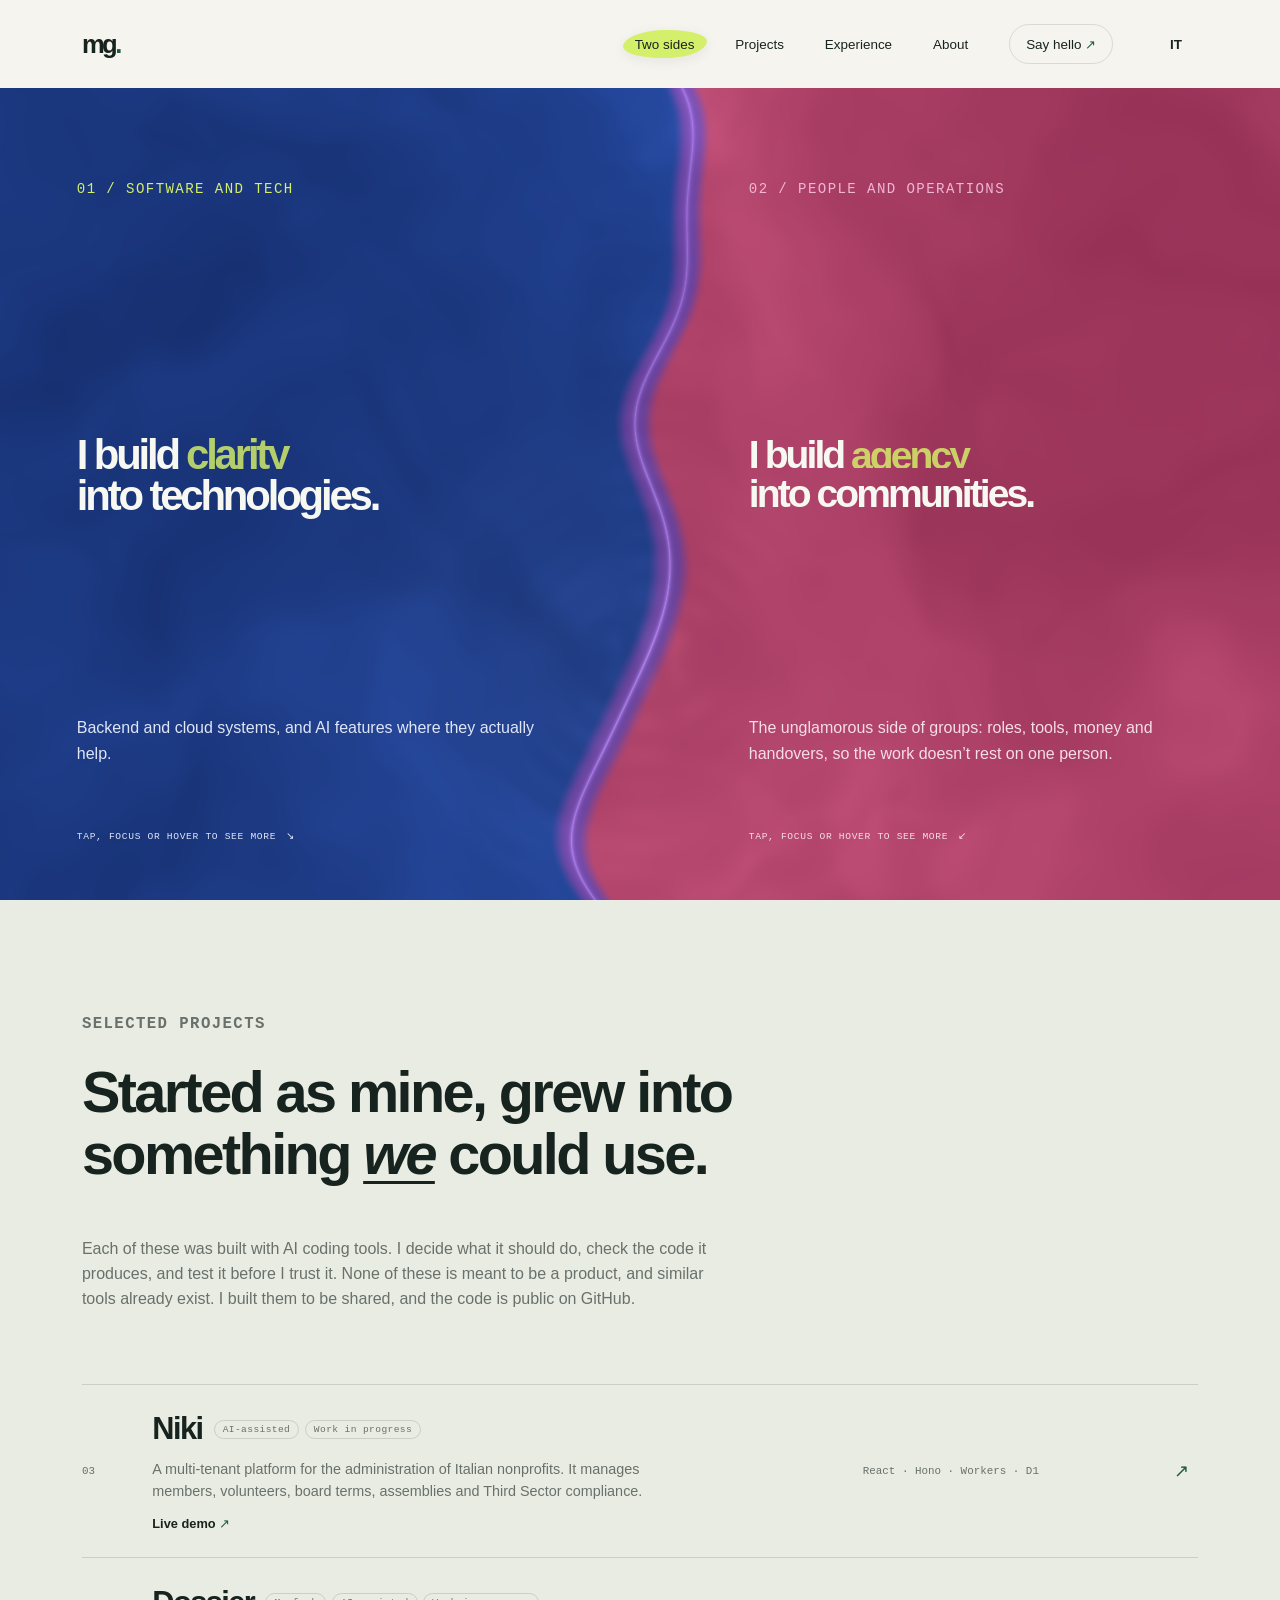
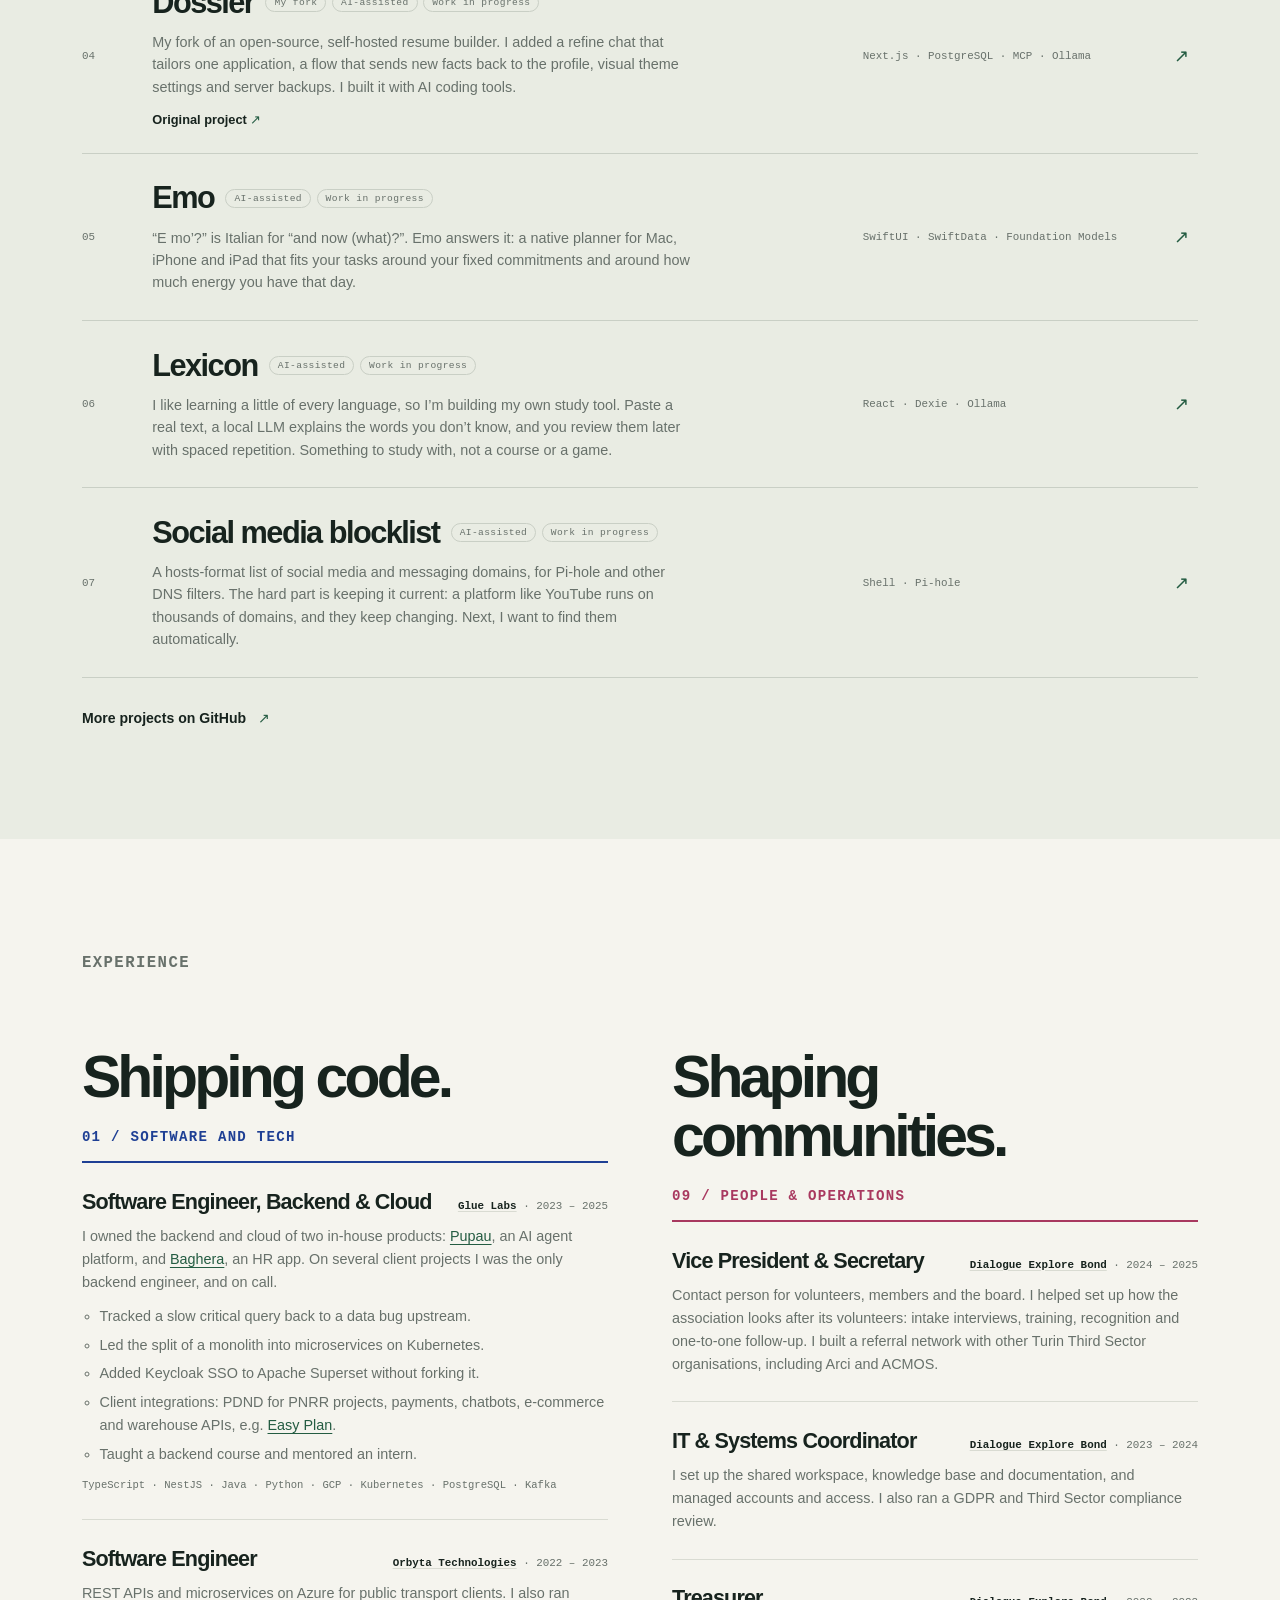
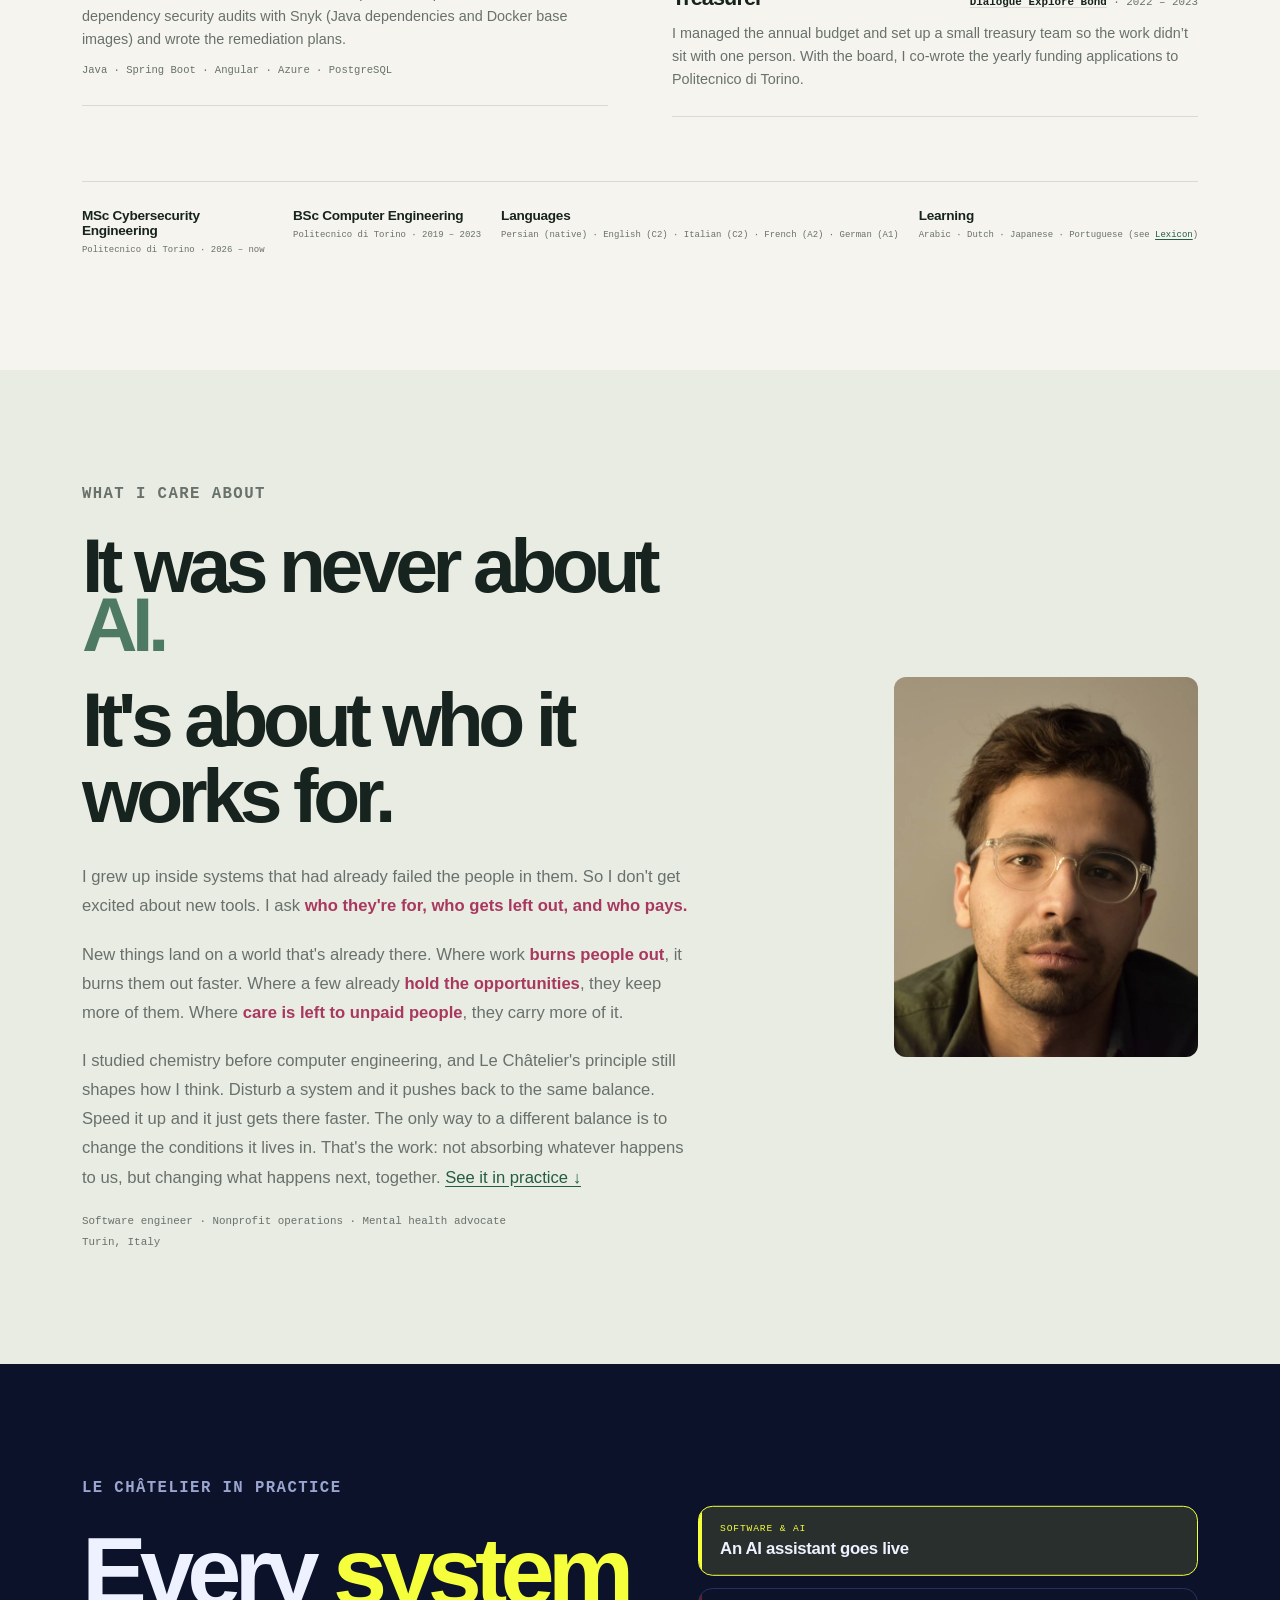
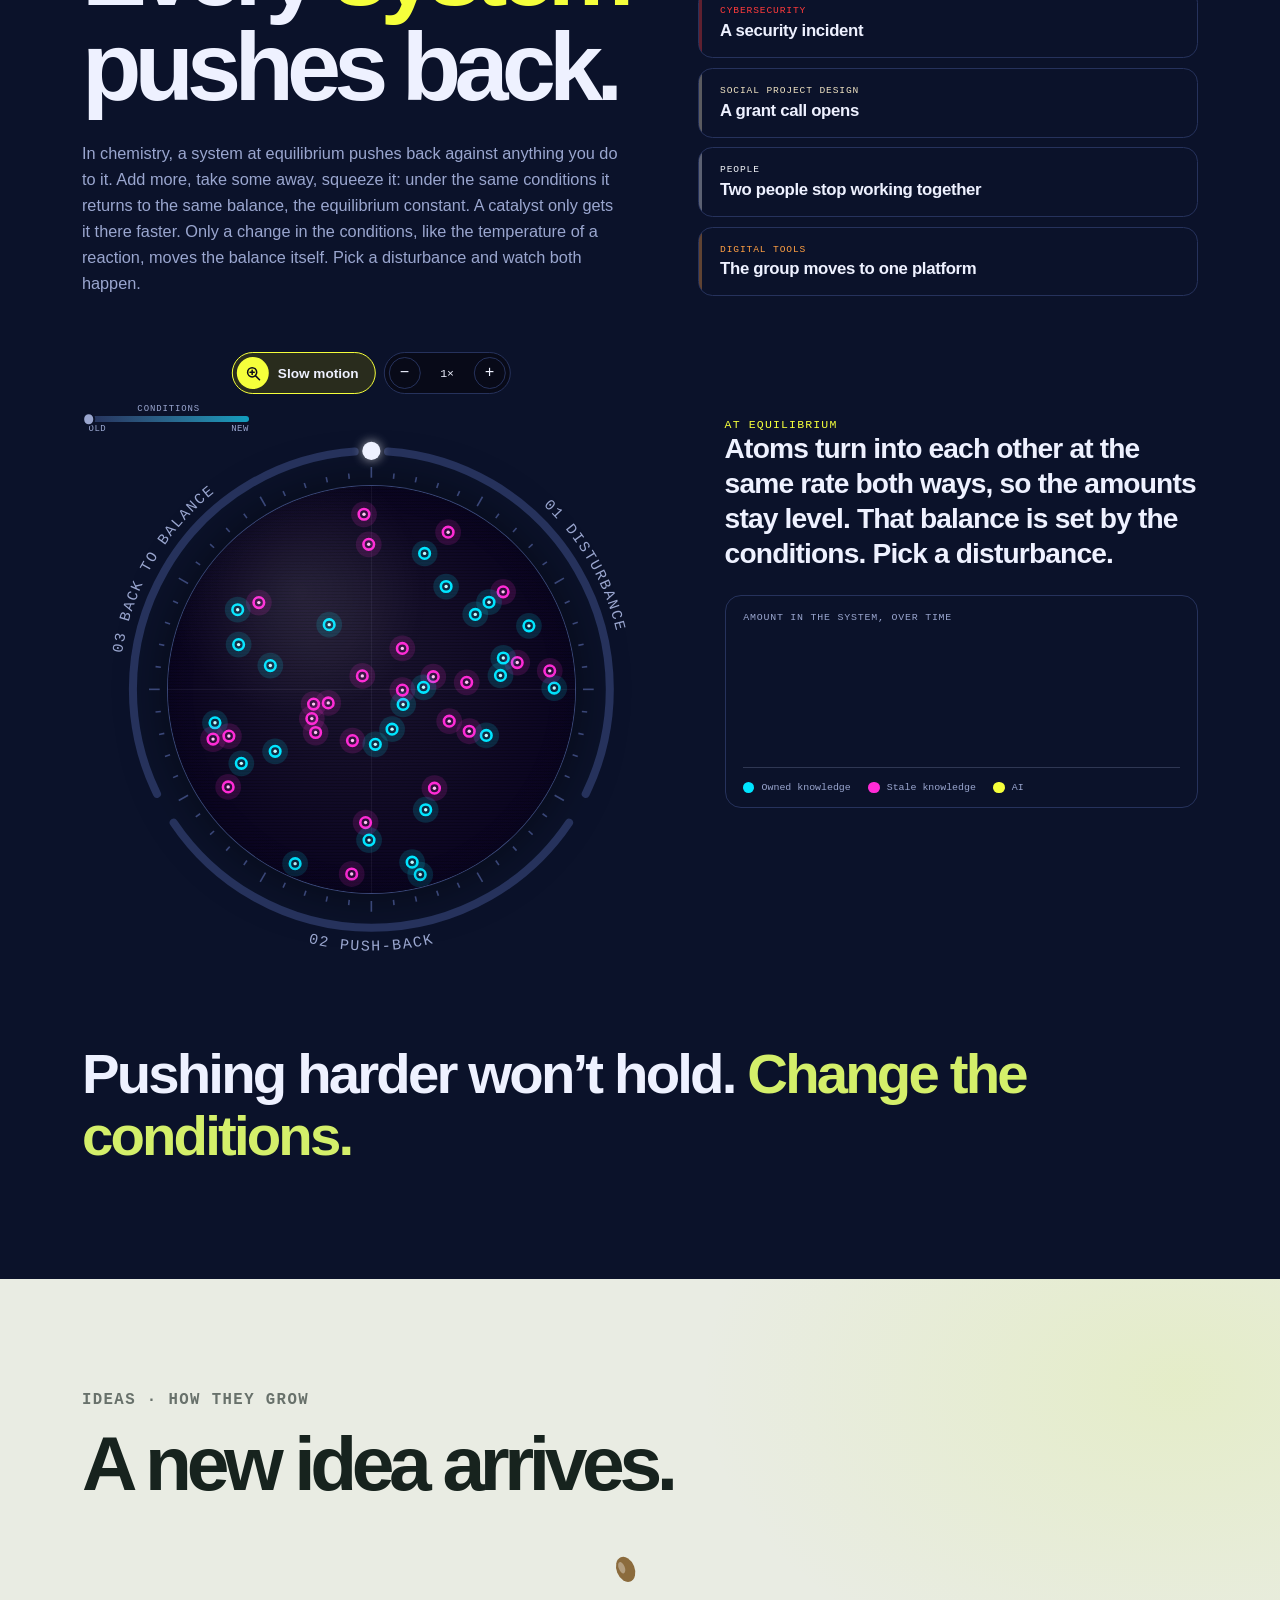
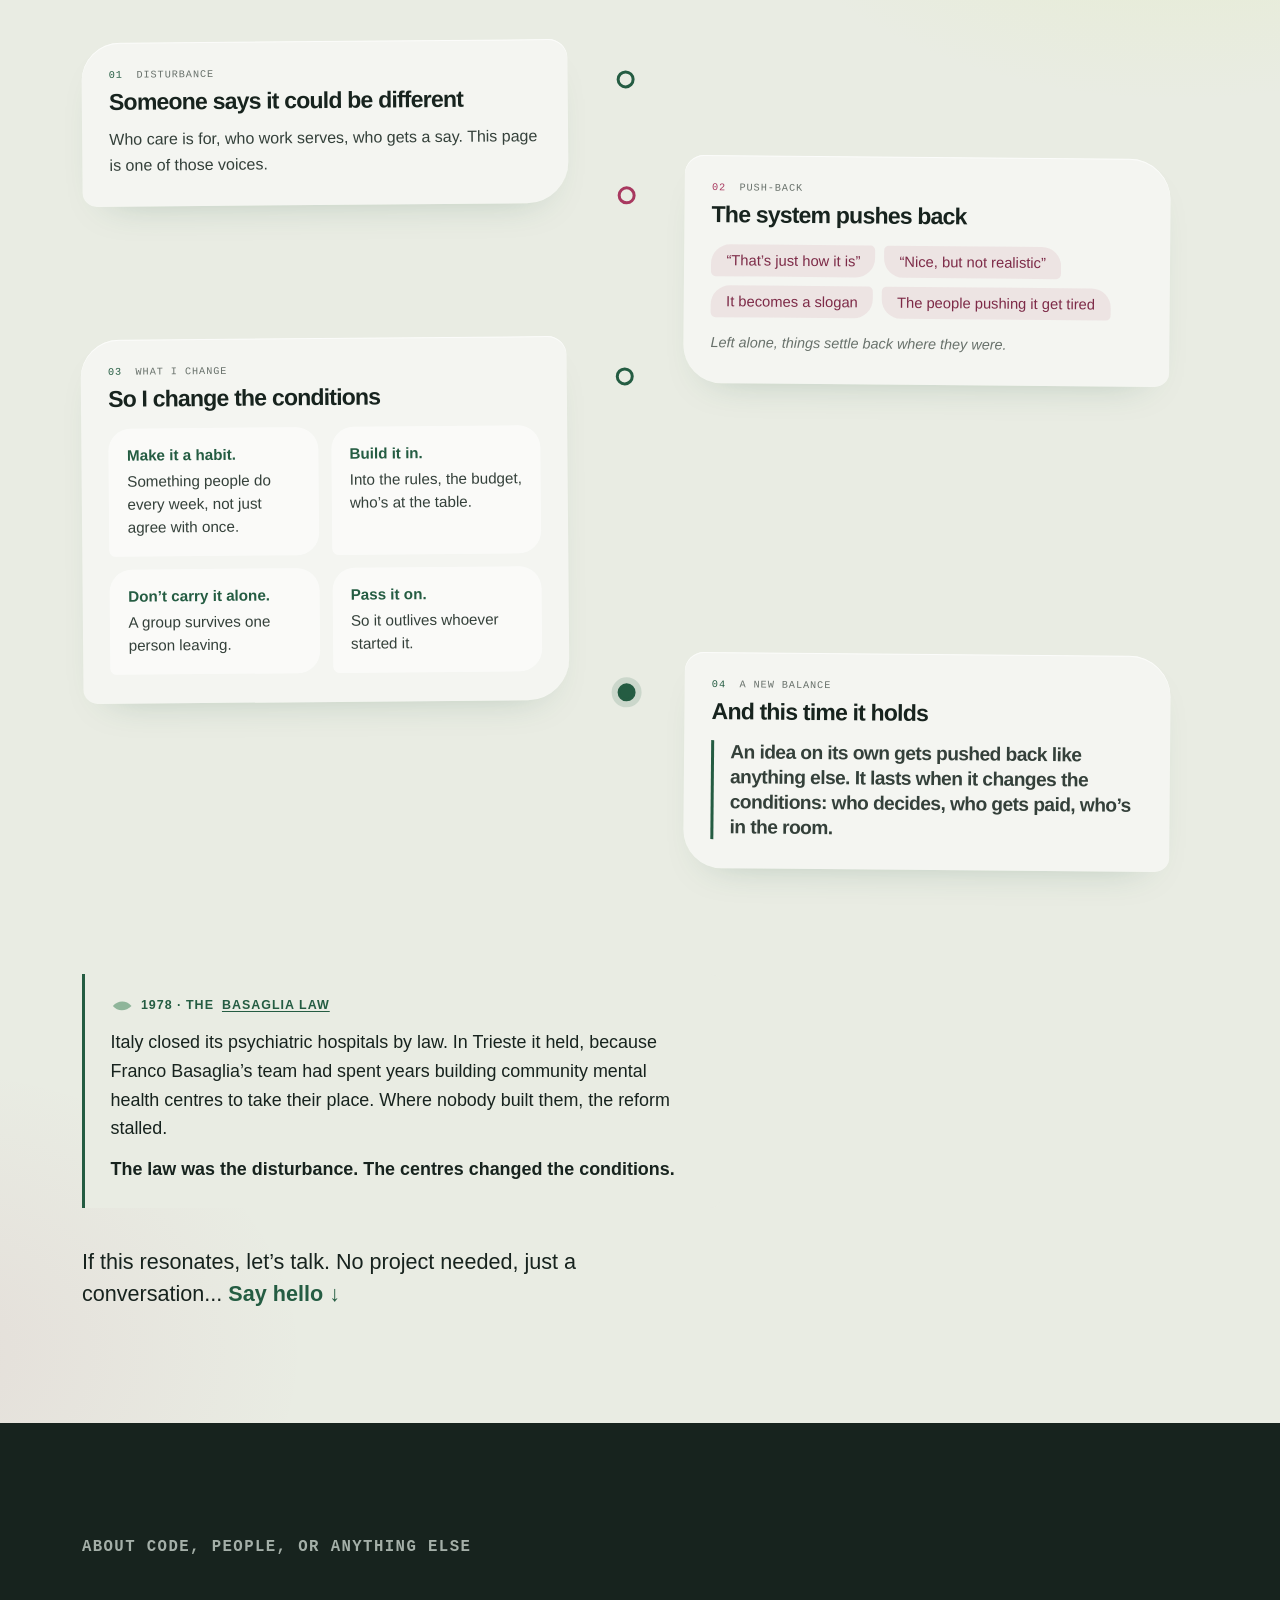
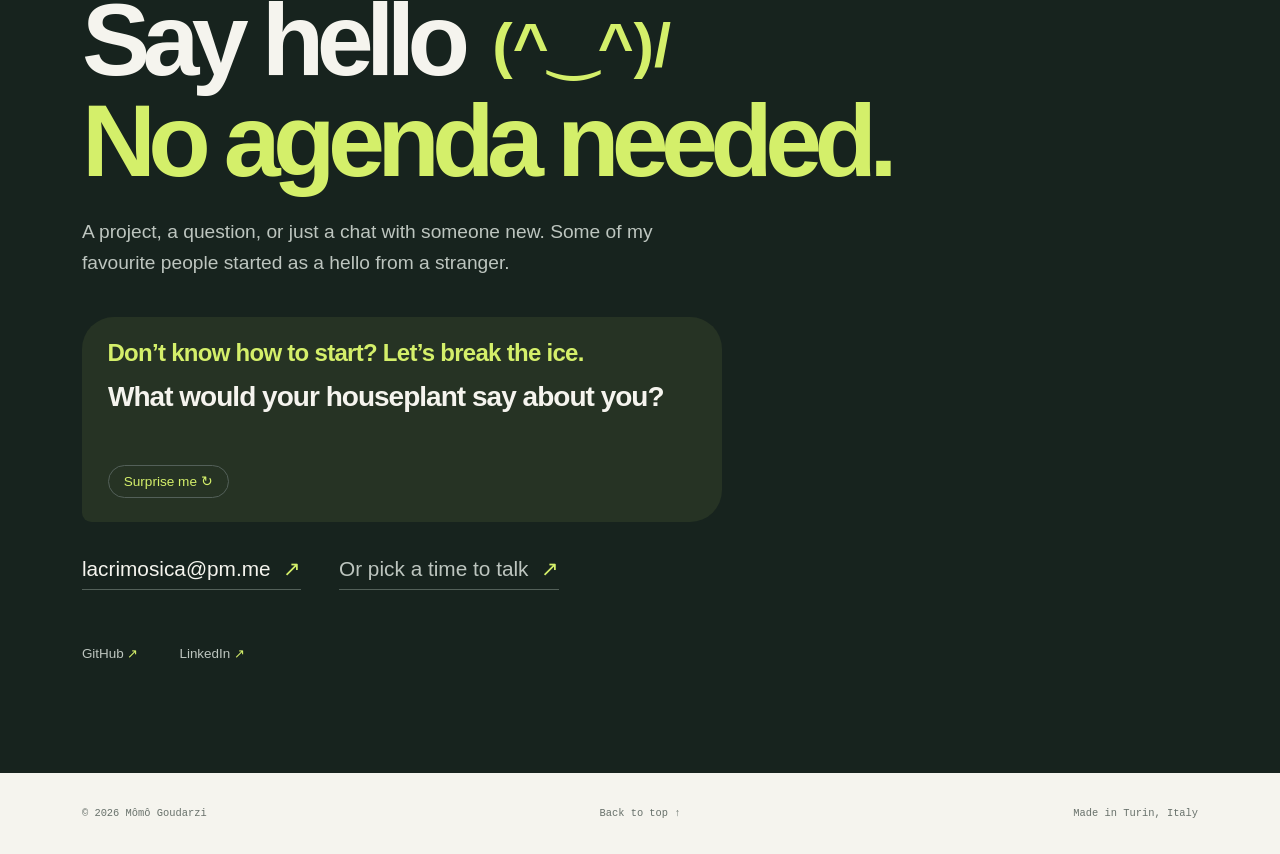
<file: index.html>
<!doctype html>
<html lang="en">
  <head>
    <meta charset="utf-8">
    <meta name="viewport" content="width=device-width, initial-scale=1">
    <meta name="theme-color" content="#f5f4ee">
    <meta
      name="description"
      content="Backend and cloud engineer in Turin, Italy, with about three years on production systems and LLM features. I have also helped run a volunteer nonprofit since 2022."
    >
    <meta property="og:type" content="website">
    <meta property="og:title" content="Mômô Goudarzi — Software Engineer &amp; Nonprofit Operations">
    <meta
      property="og:description"
      content="Backend &amp; cloud engineer: distributed systems, Kubernetes, production RAG and agents. Volunteer operations at a Turin nonprofit since 2022."
    >
    <meta property="og:url" content="https://lacrimosica.com/">
    <link rel="alternate" hreflang="en" href="https://lacrimosica.com/">
    <link rel="alternate" hreflang="it" href="https://lacrimosica.com/it/">
    <title>Mômô Goudarzi — Software Engineer &amp; Nonprofit Operations</title>
    <link rel="icon" type="image/svg+xml" href="/favicon.svg">
    <link rel="stylesheet" href="/styles.css">
    <link rel="prefetch" href="/it/" as="document">
  </head>
  <body>
    <header class="site-header">
      <a class="wordmark" href="#top" aria-label="Mômô Goudarzi, home">mg<span>.</span></a>
      <button class="nav-toggle" type="button" aria-expanded="false" aria-controls="site-nav">
        <span class="visually-hidden">Menu</span>
        <span class="nav-toggle-bars" aria-hidden="true"></span>
      </button>
      <nav id="site-nav" aria-label="Main navigation">
        <a href="#intro">Two sides</a>
        <a href="#work">Projects</a>
        <a class="nav-optional" href="#experience">Experience</a>
        <a href="#story">About</a>
        <a class="nav-contact" href="mailto:lacrimosica@pm.me">Say hello <span aria-hidden="true">↗</span></a>
        <a class="nav-language" href="/it/" hreflang="it" aria-label="Leggi in italiano">IT</a>
      </nav>
    </header>

    <main id="top">
      <section class="identity-stage" id="intro" aria-labelledby="identity-title">
        <h1 class="visually-hidden" id="identity-title">
          Mômô Goudarzi: technology and community operations
        </h1>
        <div class="identity-split" data-active="equilibrium" data-stage="equilibrium" data-cursor="phase">
          <svg class="wave-division" viewBox="0 0 1000 1000" preserveAspectRatio="none" aria-hidden="true">
            <path class="wave-phase-desktop" d="M535 0 C455 150 605 270 520 430 C435 600 600 760 500 1000 H1000 V0 Z"/>
            <path class="wave-phase-mobile" d="M0 490 C140 430 285 565 430 500 C610 420 760 565 1000 485 V1000 H0 Z"/>
            <path class="wave-ripple wave-ripple--desktop" d="M535 0 C455 150 605 270 520 430 C435 600 600 760 500 1000"/>
            <path class="wave-ripple wave-ripple--mobile" d="M0 490 C140 430 285 565 430 500 C610 420 760 565 1000 485"/>
          </svg>
          <button
            class="identity-panel identity-panel--technology"
            type="button"
            data-side="technology"
            aria-pressed="false"
          >
            <span class="identity-kicker">01 / Software and Tech</span>
            <span class="identity-title">
              <span class="visually-hidden">I build reliability, clarity and resilience into technologies.</span>
              <span aria-hidden="true"><span class="identity-title-line">I build <span class="identity-concept-rotator" data-suffix="" data-subjects="reliability|clarity|resilience">reliability</span></span><br>into technologies.</span>
            </span>
            <span class="identity-summary">Backend and cloud systems, and AI features where they actually help.</span>
            <span class="identity-reveal">
              <span class="reveal-copy">Most recently, the backend and cloud of an AI agent platform: retrieval, agent tools, sessions, and the background jobs between services.</span>
            </span>
            <span class="identity-hint">Tap, focus or hover to see more <span aria-hidden="true">↘</span></span>
          </button>

          <button
            class="identity-panel identity-panel--community"
            type="button"
            data-side="community"
            aria-pressed="false"
          >
            <span class="identity-kicker">02 / People and Operations</span>
            <span class="identity-title">
              <span class="visually-hidden">I build belonging, agency and shared purpose into communities.</span>
              <span aria-hidden="true"><span class="identity-title-line">I build <span class="identity-concept-rotator identity-concept-rotator--people" data-suffix="" data-subjects="belonging|agency|shared purpose">belonging</span></span><br>into communities.</span>
            </span>
            <span class="identity-summary">The unglamorous side of groups: roles, tools, money and handovers, so the work doesn’t rest on one person.</span>
            <span class="identity-reveal">
              <span class="reveal-copy">At a free peer-support nonprofit, I set up the internal tools and built a referral network with other local organisations.</span>
            </span>
            <span class="identity-hint">Tap, focus or hover to see more <span aria-hidden="true">↙</span></span>
          </button>

          <p class="visually-hidden" id="equilibrium-announce" aria-live="polite"></p>
        </div>
      </section>

      <section class="work section" id="work" aria-labelledby="work-title">
        <div class="section-heading">
          <p class="eyebrow">Selected projects</p>
          <h2 id="work-title">Started as mine, grew into something <em>we</em> could use.</h2>
          <p class="work-note">Each of these was built with AI coding tools. I decide what it should do, check the code it produces, and test it before I trust it. None of these is meant to be a product, and similar tools already exist. I built them to be shared, and the code is public on GitHub.</p>
        </div>
        <div class="project-list">
          <article class="project">
            <span class="project-number">03</span>
            <div class="project-main">
              <h3 class="project-title"><a class="project-link" href="https://github.com/Lacrimosica/niki" target="_blank" rel="noreferrer">Niki</a><span class="project-tags"><span class="visually-hidden"> — </span><span class="project-tag">AI-assisted</span><span class="project-tag">Work in progress</span></span></h3>
              <p class="project-description">A multi-tenant platform for the administration of Italian nonprofits. It manages members, volunteers, board terms, assemblies and Third Sector compliance.</p>
              <a class="project-extra" href="https://niki-demo.lacrimosica.com" target="_blank" rel="noreferrer">Live demo <span aria-hidden="true">↗</span></a>
            </div>
            <span class="project-stack">React · Hono · Workers · D1</span>
            <span class="project-arrow" aria-hidden="true">↗</span>
          </article>
          <article class="project">
            <span class="project-number">04</span>
            <div class="project-main">
              <h3 class="project-title">Dossier <span class="project-tags"><span class="visually-hidden"> — </span><span class="project-tag">My fork</span><span class="project-tag">AI-assisted</span><span class="project-tag">Work in progress</span></span></h3>
              <p class="project-description">My fork of an open-source, self-hosted resume builder. I added a refine chat that tailors one application, a flow that sends new facts back to the profile, visual theme settings and server backups. I built it with AI coding tools.</p>
              <a class="project-extra" href="https://github.com/AienTech/dossier" target="_blank" rel="noreferrer">Original project <span aria-hidden="true">↗</span></a>
            </div>
            <span class="project-stack">Next.js · PostgreSQL · MCP · Ollama</span>
            <span class="project-arrow" aria-hidden="true">↗</span>
          </article>
          <article class="project">
            <span class="project-number">05</span>
            <div class="project-main">
              <h3 class="project-title"><a class="project-link" href="https://github.com/Lacrimosica/emo" target="_blank" rel="noreferrer">Emo</a><span class="project-tags"><span class="visually-hidden"> — </span><span class="project-tag">AI-assisted</span><span class="project-tag">Work in progress</span></span></h3>
              <p class="project-description">“E mo’?” is Italian for “and now (what)?”. Emo answers it: a native planner for Mac, iPhone and iPad that fits your tasks around your fixed commitments and around how much energy you have that day.</p>
            </div>
            <span class="project-stack">SwiftUI · SwiftData · Foundation Models</span>
            <span class="project-arrow" aria-hidden="true">↗</span>
          </article>
          <article class="project" id="lexicon">
            <span class="project-number">06</span>
            <div class="project-main">
              <h3 class="project-title"><a class="project-link" href="https://github.com/Lacrimosica/lexicon" target="_blank" rel="noreferrer">Lexicon</a><span class="project-tags"><span class="visually-hidden"> — </span><span class="project-tag">AI-assisted</span><span class="project-tag">Work in progress</span></span></h3>
              <p class="project-description">I like learning a little of every language, so I’m building my own study tool. Paste a real text, a local LLM explains the words you don’t know, and you review them later with spaced repetition. Something to study with, not a course or a game.</p>
            </div>
            <span class="project-stack">React · Dexie · Ollama</span>
            <span class="project-arrow" aria-hidden="true">↗</span>
          </article>
          <article class="project">
            <span class="project-number">07</span>
            <div class="project-main">
              <h3 class="project-title"><a class="project-link" href="https://github.com/Lacrimosica/social-media-domains-reference-list" target="_blank" rel="noreferrer">Social media blocklist</a><span class="project-tags"><span class="visually-hidden"> — </span><span class="project-tag">AI-assisted</span><span class="project-tag">Work in progress</span></span></h3>
              <p class="project-description">A hosts-format list of social media and messaging domains, for Pi-hole and other DNS filters. The hard part is keeping it current: a platform like YouTube runs on thousands of domains, and they keep changing. Next, I want to find them automatically.</p>
            </div>
            <span class="project-stack">Shell · Pi-hole</span>
            <span class="project-arrow" aria-hidden="true">↗</span>
          </article>
        </div>
        <a class="all-work text-link" href="https://github.com/Lacrimosica?tab=repositories" target="_blank" rel="noreferrer">
          More projects on GitHub <span aria-hidden="true">↗</span>
        </a>
      </section>

      <section class="experience section" id="experience" aria-labelledby="experience-title">
        <div class="section-heading">
          <p class="eyebrow" id="experience-title">Experience</p>
        </div>

        <div class="experience-columns">
          <div class="experience-column experience-column--technology">
            <h3 class="experience-phrase">Shipping code.</h3>
            <h3 class="experience-kicker">01 / Software and Tech</h3>
            <ol class="experience-list">
              <li class="experience-item">
                <div class="experience-head">
                  <h4 class="experience-role">Software Engineer, Backend &amp; Cloud</h4>
                  <span class="experience-meta"><a class="experience-org" href="https://glue-labs.com" target="_blank" rel="noreferrer">Glue Labs</a> · 2023 – 2025</span>
                </div>
                <p>I owned the backend and cloud of two in-house products: <a class="text-link-inline" href="https://pupau.ai" target="_blank" rel="noreferrer">Pupau</a>, an AI agent platform, and <a class="text-link-inline" href="https://apps.apple.com/it/app/baghera-hr/id6449086600" target="_blank" rel="noreferrer">Baghera</a>, an HR app. On several client projects I was the only backend engineer, and on call.</p>
                <ul class="experience-points">
                  <li>Tracked a slow critical query back to a data bug upstream.</li>
                  <li>Led the split of a monolith into microservices on Kubernetes.</li>
                  <li>Added Keycloak SSO to Apache Superset without forking it.</li>
                  <li>Client integrations: PDND for PNRR projects, payments, chatbots, e-commerce and warehouse APIs, e.g. <a class="text-link-inline" href="https://easy-plan.app/" target="_blank" rel="noreferrer">Easy Plan</a>.</li>
                  <li>Taught a backend course and mentored an intern.</li>
                </ul>
                <p class="experience-stack">TypeScript · NestJS · Java · Python · GCP · Kubernetes · PostgreSQL · Kafka</p>
              </li>
              <li class="experience-item">
                <div class="experience-head">
                  <h4 class="experience-role">Software Engineer</h4>
                  <span class="experience-meta"><a class="experience-org" href="https://orbyta.it" target="_blank" rel="noreferrer">Orbyta Technologies</a> · 2022 – 2023</span>
                </div>
                <p>REST APIs and microservices on Azure for public transport clients. I also ran dependency security audits with Snyk (Java dependencies and Docker base images) and wrote the remediation plans.</p>
                <p class="experience-stack">Java · Spring Boot · Angular · Azure · PostgreSQL</p>
              </li>
            </ol>
          </div>

          <div class="experience-column experience-column--community">
            <h3 class="experience-phrase">Shaping communities.</h3>
            <h3 class="experience-kicker">09 / People &amp; operations</h3>
            <ol class="experience-list">
              <li class="experience-item">
                <div class="experience-head">
                  <h4 class="experience-role">Vice President &amp; Secretary</h4>
                  <span class="experience-meta"><a class="experience-org" href="https://www.dialogueexplorebond.it" target="_blank" rel="noreferrer">Dialogue Explore Bond</a> · 2024 – 2025</span>
                </div>
                <p>Contact person for volunteers, members and the board. I helped set up how the association looks after its volunteers: intake interviews, training, recognition and one-to-one follow-up. I built a referral network with other Turin Third Sector organisations, including Arci and ACMOS.</p>
              </li>
              <li class="experience-item">
                <div class="experience-head">
                  <h4 class="experience-role">IT &amp; Systems Coordinator</h4>
                  <span class="experience-meta"><a class="experience-org" href="https://www.dialogueexplorebond.it" target="_blank" rel="noreferrer">Dialogue Explore Bond</a> · 2023 – 2024</span>
                </div>
                <p>I set up the shared workspace, knowledge base and documentation, and managed accounts and access. I also ran a GDPR and Third Sector compliance review.</p>
              </li>
              <li class="experience-item">
                <div class="experience-head">
                  <h4 class="experience-role">Treasurer</h4>
                  <span class="experience-meta"><a class="experience-org" href="https://www.dialogueexplorebond.it" target="_blank" rel="noreferrer">Dialogue Explore Bond</a> · 2022 – 2023</span>
                </div>
                <p>I managed the annual budget and set up a small treasury team so the work didn’t sit with one person. With the board, I co-wrote the yearly funding applications to Politecnico di Torino.</p>
              </li>
            </ol>
          </div>
        </div>

        <dl class="experience-education">
          <div>
            <dt>MSc Cybersecurity Engineering</dt>
            <dd>Politecnico di Torino · 2026 – now</dd>
          </div>
          <div>
            <dt>BSc Computer Engineering</dt>
            <dd>Politecnico di Torino · 2019 – 2023</dd>
          </div>
          <div>
            <dt>Languages</dt>
            <dd>Persian (native) · English (C2) · Italian (C2) · French (A2) · German (A1)</dd>
          </div>
          <div>
            <dt>Learning</dt>
            <dd>Arabic · Dutch · Japanese · Portuguese (see <a class="text-link-inline" href="#lexicon">Lexicon</a>)</dd>
          </div>
        </dl>
      </section>

      <section class="story-section section" id="story" aria-labelledby="story-title">
        <div class="story-copy">
          <p class="eyebrow">What I care about</p>
          <h2 id="story-title" aria-label="It was never about the technology. It's about who it works for.">
            <span aria-hidden="true">It was never about</span><br>
            <span class="story-rotator" aria-hidden="true" data-subjects="AI|the power loom|the assembly line|the printing press|the internet|the smartphone|the algorithm|the app">AI.</span><br>
            <span aria-hidden="true">It's about who it works for.</span>
          </h2>
          <p>
            I grew up inside systems that had already failed the people in
            them. So I don't get excited about new tools. I ask <strong>who
            they're for, who gets left out, and who pays.</strong>
          </p>
          <p>
            New things land on a world that's already there. Where work
            <strong>burns people out</strong>, it burns them out faster. Where
            a few already <strong>hold the opportunities</strong>, they keep
            more of them. Where <strong>care is left to unpaid people</strong>,
            they carry more of it.
          </p>
          <p>
            I studied chemistry before computer engineering, and Le Châtelier's
            principle still shapes how I think. Disturb a system and it pushes
            back to the same balance. Speed it up and it just gets there faster.
            The only way to a different balance is to change the conditions it
            lives in. That's the work: not absorbing whatever happens to us, but
            changing what happens next, together.
            <a class="text-link-inline" href="#le-chatelier">See it in practice ↓</a>
          </p>
          <p class="story-signoff">
            Software engineer · Nonprofit operations · Mental health advocate<br>
            Turin, Italy
          </p>
        </div>
        <figure class="story-portrait">
          <div class="portrait-media">
            <img src="/assets/momo.jpg" alt="Mômô Goudarzi" width="1152" height="768">
          </div>
        </figure>
      </section>

      <section class="lab section" id="le-chatelier" data-cursor="ink" aria-labelledby="lab-title">
        <div class="lab-heading">
          <div class="lab-intro">
            <p class="eyebrow">Le Châtelier in practice</p>
            <h2 id="lab-title">Every <span>system</span><br>pushes back.</h2>
            <p class="lab-lead">
              In chemistry, a system at equilibrium pushes back against anything
              you do to it. Add more, take some away, squeeze it: under the same
              conditions it returns to the same balance, the equilibrium constant.
              A catalyst only gets it there faster. Only a change in the conditions,
              like the temperature of a reaction, moves the balance itself. Pick a
              disturbance and watch both happen.
            </p>
          </div>
          <div class="lab-picks" role="group" aria-label="Disturbances">
            <button class="lab-pick" type="button" data-id="ai" data-travel="0" aria-controls="lab-ai">
              <span class="lab-pick-kicker">Software &amp; AI</span>
              <span class="lab-pick-title">An AI assistant goes live</span>
            </button>
            <button class="lab-pick" type="button" data-id="security" data-travel="200" aria-controls="lab-security">
              <span class="lab-pick-kicker">Cybersecurity</span>
              <span class="lab-pick-title">A security incident</span>
            </button>
            <button class="lab-pick" type="button" data-id="bando" data-travel="270" aria-controls="lab-bando">
              <span class="lab-pick-kicker">Social project design</span>
              <span class="lab-pick-title">A grant call opens</span>
            </button>
            <button class="lab-pick" type="button" data-id="conflict" data-travel="135" aria-controls="lab-conflict">
              <span class="lab-pick-kicker">People</span>
              <span class="lab-pick-title">Two people stop working together</span>
            </button>
            <button class="lab-pick" type="button" data-id="tools" data-travel="45" aria-controls="lab-tools">
              <span class="lab-pick-kicker">Digital tools</span>
              <span class="lab-pick-title">The group moves to one platform</span>
            </button>
          </div>
        </div>

        <div class="lab-body">
          <div class="lab-view">
            <div class="lab-scope">
              <div class="lab-toolbar">
                <button class="lab-slow" type="button">
                  <span class="lab-slow-icon" aria-hidden="true">
                    <svg viewBox="0 0 24 24"><circle cx="10.5" cy="10.5" r="6.5"/><path d="M15.5 15.5 21 21M10.5 7.5v6M7.5 10.5h6"/></svg>
                  </span>
                  Slow motion
                </button>
                <div class="lab-zoom" role="group" aria-label="Zoom">
                  <button type="button" data-zoom="-1" aria-label="Zoom out">−</button>
                  <span class="lab-zoom-level">1×</span>
                  <button type="button" data-zoom="1" aria-label="Zoom in">+</button>
                  <span class="lab-zoom-hint" aria-hidden="true">or click the lens</span>
                </div>
              </div>
              <canvas aria-hidden="true"></canvas>
              <svg class="lab-ring" viewBox="-8 -8 216 216" aria-hidden="true"></svg>
              <div class="lab-gauge">
                <span class="lab-gauge-label">Conditions</span>
                <span class="lab-gauge-track" aria-hidden="true"><i class="lab-gauge-marker"></i></span>
                <span class="lab-gauge-ends" aria-hidden="true"><span>Old</span><span>New</span></span>
                <span class="lab-gauge-condition"></span>
              </div>
            </div>
            <div class="lab-readout">
              <div class="lab-live">
                <p class="lab-caption-step">At equilibrium</p>
                <p class="lab-caption-text">Atoms turn into each other at the same rate both ways, so the amounts stay level. That balance is set by the conditions. Pick a disturbance.</p>
              </div>
              <div class="lab-guide" hidden aria-live="polite">
                <p class="lab-guide-step"></p>
                <div class="lab-guide-block">
                  <h3>Under the lens</h3>
                  <p class="lab-guide-science"></p>
                </div>
                <div class="lab-guide-block lab-guide-practice">
                  <h3>In practice</h3>
                  <div class="lab-guide-body"></div>
                </div>
              </div>
              <figure class="lab-chart" aria-hidden="true">
                <figcaption>Amount in the system, over time</figcaption>
                <canvas></canvas>
                <ul class="lab-legend"></ul>
              </figure>
              <ul class="lab-chips" aria-hidden="true"></ul>
              <div class="lab-controls">
                <div class="lab-guide-nav" hidden>
                  <button class="lab-back" type="button">⏪ Rewind a stage</button>
                  <button class="lab-next" type="button">Next stage →</button>
                  <button class="lab-exit" type="button">Exit slow motion</button>
                </div>
              </div>
            </div>
          </div>
        </div>

        <div class="lab-panels">
          <article class="lab-panel" id="lab-ai" data-id="ai">
            <div class="lab-col" data-step="disturbance">
              <h3><span>01</span> Disturbance</h3>
              <p>A product team ships an AI assistant that answers customers’ questions from the company’s own documents.</p>
            </div>
            <div class="lab-col lab-push" data-step="counter">
              <h3><span>02</span> How the system pushes back</h3>
              <ul>
                <li>Stale docs, served fast</li>
                <li>Confident wrong answers</li>
                <li>Nobody owns the sources</li>
                <li>Side tools nobody approved</li>
              </ul>
            </div>
            <div class="lab-col lab-fix" data-step="settled">
              <h3><span>03</span> What I change</h3>
              <ul>
                <li data-short="Sources cleaned and dated">Clean and date the sources before they are indexed.</li>
                <li data-short="Every source has an owner">Give every source an owner who keeps it current.</li>
                <li data-short="Test on real questions">Test it on the questions people really ask, not on demos.</li>
                <li data-short="A person makes the call">Keep a person on every decision that matters.</li>
              </ul>
            </div>
            <p class="lab-principle">AI is a catalyst: it gets a team to the balance it already had, only faster. Change the balance first.</p>
          </article>

          <article class="lab-panel" id="lab-security" data-id="security">
            <div class="lab-col" data-step="disturbance">
              <h3><span>01</span> Disturbance</h3>
              <p>A critical vulnerability lands in a dependency, or a credential leaks.</p>
            </div>
            <div class="lab-col lab-push" data-step="counter">
              <h3><span>02</span> How the system pushes back</h3>
              <ul>
                <li>Panic patching</li>
                <li>Blame</li>
                <li>Everyone locked out</li>
                <li>Alerts nobody reads</li>
              </ul>
            </div>
            <div class="lab-col lab-fix" data-step="settled">
              <h3><span>03</span> What I change</h3>
              <ul>
                <li data-short="Secrets out of the code">Keep secrets out of the code, so a leak takes minutes to rotate.</li>
                <li data-short="Patch by real exposure">Patch by real exposure, not by the severity score alone.</li>
                <li data-short="Reporting without blame">Write a blameless post-mortem, so people report early next time.</li>
                <li data-short="Safe path is the easy path">Make the safe path the easy one: SSO and least privilege.</li>
              </ul>
            </div>
            <p class="lab-principle">Locking everything down after a leak is push-back. Making the safe path the easy one is a new condition.</p>
          </article>

          <article class="lab-panel" id="lab-bando" data-id="bando">
            <div class="lab-col" data-step="disturbance">
              <h3><span>01</span> Disturbance</h3>
              <p>A foundation opens a grant call with a short deadline.</p>
            </div>
            <div class="lab-col lab-push" data-step="counter">
              <h3><span>02</span> How the system pushes back</h3>
              <ul>
                <li>Project bent to fit the money</li>
                <li>Partners on paper only</li>
                <li>Budget doesn’t match the work</li>
                <li>Indicators nobody measures</li>
              </ul>
            </div>
            <div class="lab-col lab-fix" data-step="settled">
              <h3><span>03</span> What I change</h3>
              <ul>
                <li data-short="Start from the need">Start from the needs analysis, then check whether the call fits.</li>
                <li data-short="Every goal has a task">Tie each goal to a real task and a person who owns it.</li>
                <li data-short="Partners with a real role">Bring in partners with a real role and a line in the budget.</li>
                <li data-short="Ask the people">Ask the people it was for whether it helped.</li>
              </ul>
            </div>
            <p class="lab-principle">Bending the project to fit the call is push-back. Starting from the need changes the conditions.</p>
          </article>

          <article class="lab-panel" id="lab-conflict" data-id="conflict">
            <div class="lab-col" data-step="disturbance">
              <h3><span>01</span> Disturbance</h3>
              <p>Two people in a group clash over how something should be done, and the work stalls.</p>
            </div>
            <div class="lab-col lab-push" data-step="counter">
              <h3><span>02</span> How the system pushes back</h3>
              <ul>
                <li>Sides form</li>
                <li>People go quiet</li>
                <li>Gossip instead of feedback</li>
                <li>Someone leaves</li>
              </ul>
            </div>
            <div class="lab-col lab-fix" data-step="settled">
              <h3><span>03</span> What I change</h3>
              <ul>
                <li data-short="Find who owns the problem">Find out who owns the problem before anyone tries to fix it.</li>
                <li data-short="Listen before answering">Listen actively, and say back what I heard before I answer.</li>
                <li data-short="Speak in I-messages">Speak in I-messages: what I see, how it affects me, what I need.</li>
                <li data-short="Solutions both can accept">Look for a solution both people accept (Gordon’s no-lose method), then agree on a check-in.</li>
              </ul>
            </div>
            <p class="lab-principle">Taking sides is push-back. A shared way to resolve conflict, that everyone knows, is a new condition.</p>
          </article>

          <article class="lab-panel" id="lab-tools" data-id="tools">
            <div class="lab-col" data-step="disturbance">
              <h3><span>01</span> Disturbance</h3>
              <p>A volunteer group moves its chats, files and sign-ups into one shared platform.</p>
            </div>
            <div class="lab-col lab-push" data-step="counter">
              <h3><span>02</span> How the system pushes back</h3>
              <ul>
                <li>WhatsApp is still the real channel</li>
                <li>“I’m not technical”</li>
                <li>Two places for everything</li>
                <li>Only ~5 people use it</li>
              </ul>
            </div>
            <div class="lab-col lab-fix" data-step="settled">
              <h3><span>03</span> What I changed</h3>
              <ul>
                <li data-short="Every flow written down">Document every flow, including onboarding and offboarding.</li>
                <li data-short="One place per kind of info">Keep one place for each kind of information.</li>
                <li data-short="It stuck">A year later, the platform is still the one place people look.</li>
              </ul>
            </div>
            <p class="lab-principle">A new tool on old habits settles back into the old habits. Change where the work lives, not just the tool.</p>
          </article>
        </div>



        <p class="lab-mantra">Pushing harder won’t hold. <span>Change the conditions.</span></p>
      </section>

      <section class="manifesto section" id="manifesto" aria-labelledby="manifesto-title">
        <p class="manifesto-kicker"> Ideas · how they grow</p>
        <h2 class="manifesto-title" id="manifesto-title">A new idea arrives.</h2>
        <ol class="manifesto-path">
          <li class="milestone">
            <span class="milestone-node" aria-hidden="true"></span>
            <h3><span>01</span> Disturbance</h3>
            <p class="milestone-title">Someone says it could be different</p>
            <p>Who care is for, who work serves, who gets a say. This page is one of those voices.</p>
          </li>
          <li class="milestone milestone--push">
            <span class="milestone-node" aria-hidden="true"></span>
            <h3><span>02</span> Push-back</h3>
            <p class="milestone-title">The system pushes back</p>
            <ul class="manifesto-leaves">
              <li>“That’s just how it is”</li>
              <li>“Nice, but not realistic”</li>
              <li>It becomes a slogan</li>
              <li>The people pushing it get tired</li>
            </ul>
            <p class="milestone-aside">Left alone, things settle back where they were.</p>
          </li>
          <li class="milestone milestone--change">
            <span class="milestone-node" aria-hidden="true"></span>
            <h3><span>03</span> What I change</h3>
            <p class="milestone-title">So I change the conditions</p>
            <ul class="manifesto-seeds">
              <li><strong>Make it a habit.</strong> Something people do every week, not just agree with once.</li>
              <li><strong>Build it in.</strong> Into the rules, the budget, who’s at the table.</li>
              <li><strong>Don’t carry it alone.</strong> A group survives one person leaving.</li>
              <li><strong>Pass it on.</strong> So it outlives whoever started it.</li>
            </ul>
          </li>
          <li class="milestone milestone--balance">
            <span class="milestone-node" aria-hidden="true"></span>
            <h3><span>04</span> A new balance</h3>
            <p class="milestone-title">And this time it holds</p>
            <p class="manifesto-principle">An idea on its own gets pushed back like anything else. It lasts when it changes the conditions: who decides, who gets paid, who’s in the room.</p>
          </li>
        </ol>
        <aside class="manifesto-note" aria-labelledby="basaglia-title">
          <p class="manifesto-note-kicker" id="basaglia-title">
            <svg viewBox="-2 -8 24 16" aria-hidden="true"><path d="M0 0 C5 -6 14 -7 20 0 C14 6 5 6 0 0 Z"/></svg>
            1978 · The <a href="https://en.wikipedia.org/wiki/Law_180" target="_blank" rel="noreferrer">Basaglia law</a>
          </p>
          <p>Italy closed its psychiatric hospitals by law. In Trieste it held, because Franco Basaglia’s team had spent years building community mental health centres to take their place. Where nobody built them, the reform stalled.</p>
          <p class="manifesto-note-point">The law was the disturbance. The centres changed the conditions.</p>
        </aside>
        <p class="manifesto-invite">If this resonates, let’s talk. No project needed, just a conversation... <a href="#contact">Say hello ↓</a></p>
      </section>

      <section class="contact section" id="contact" data-cursor="ink" aria-labelledby="contact-title">
        <p class="eyebrow">About code, people, or anything else</p>
        <h2 id="contact-title" aria-label="Say hello. No agenda needed.">Say <span class="contact-hello">hello <span class="contact-face" aria-hidden="true">(^‿^)/</span></span><br><span>No agenda needed.</span></h2>
        <p class="contact-lead">A project, a question, or just a chat with someone new. Some of my favourite people started as a hello from a stranger.</p>
        <div class="icebreaker">
          <p class="icebreaker-label">Don’t know how to start? Let’s break the ice.</p>
          <p class="icebreaker-question" aria-live="polite">How do you squeeze the toothpaste: from the end, or from the middle?</p>
          <button class="icebreaker-shuffle" type="button" hidden>Surprise me ↻</button>
        </div>
        <div class="contact-actions">
          <a class="contact-link" href="mailto:lacrimosica@pm.me?subject=Hello%20from%20your%20website&amp;body=Hi%20M%C3%B4m%C3%B4%2C%0A%0AI%20came%20across%20your%20website%20and%20wanted%20to%20say%20hello.%0A%0AA%20little%20about%20me%3A%20%0A%0AIcebreaker%3A%20How%20do%20you%20squeeze%20the%20toothpaste%3A%20from%20the%20end%2C%20or%20from%20the%20middle%3F%0AMy%20answer%3A%20%0A%0ATalk%20soon%2C%0A">lacrimosica@pm.me <span aria-hidden="true">↗</span></a>
          <a class="contact-booking" href="https://calendar.app.google/yeAZr2X3fKQZjSZ76" target="_blank" rel="noreferrer">Or pick a time to talk <span aria-hidden="true">↗</span></a>
        </div>
        <div class="social-links">
          <a href="https://github.com/Lacrimosica" target="_blank" rel="noreferrer">GitHub <span aria-hidden="true">↗</span></a>
          <a href="https://www.linkedin.com/in/51226189" target="_blank" rel="noreferrer">LinkedIn <span aria-hidden="true">↗</span></a>
        </div>
      </section>
    </main>

    <footer class="site-footer">
      <span>© <span id="year">2026</span> Mômô Goudarzi</span>
      <a href="#top">Back to top ↑</a>
      <span>Made in Turin, Italy</span>
    </footer>
    <div class="custom-cursor-dot" aria-hidden="true"></div>
    <div class="custom-cursor-ring" aria-hidden="true"></div>
    <script type="module" src="/main.js"></script>
    <script type="module" src="/js/lab.js"></script>
    <script type="module" src="/js/rotator.js"></script>
    <script type="module" src="/js/manifesto-path.js"></script>
    <script type="module" src="/js/nav-progress.js"></script>
    <script type="module" src="/js/nav-menu.js"></script>
    <script type="module" src="/js/icebreaker.js"></script>
  </body>
</html>
</file>
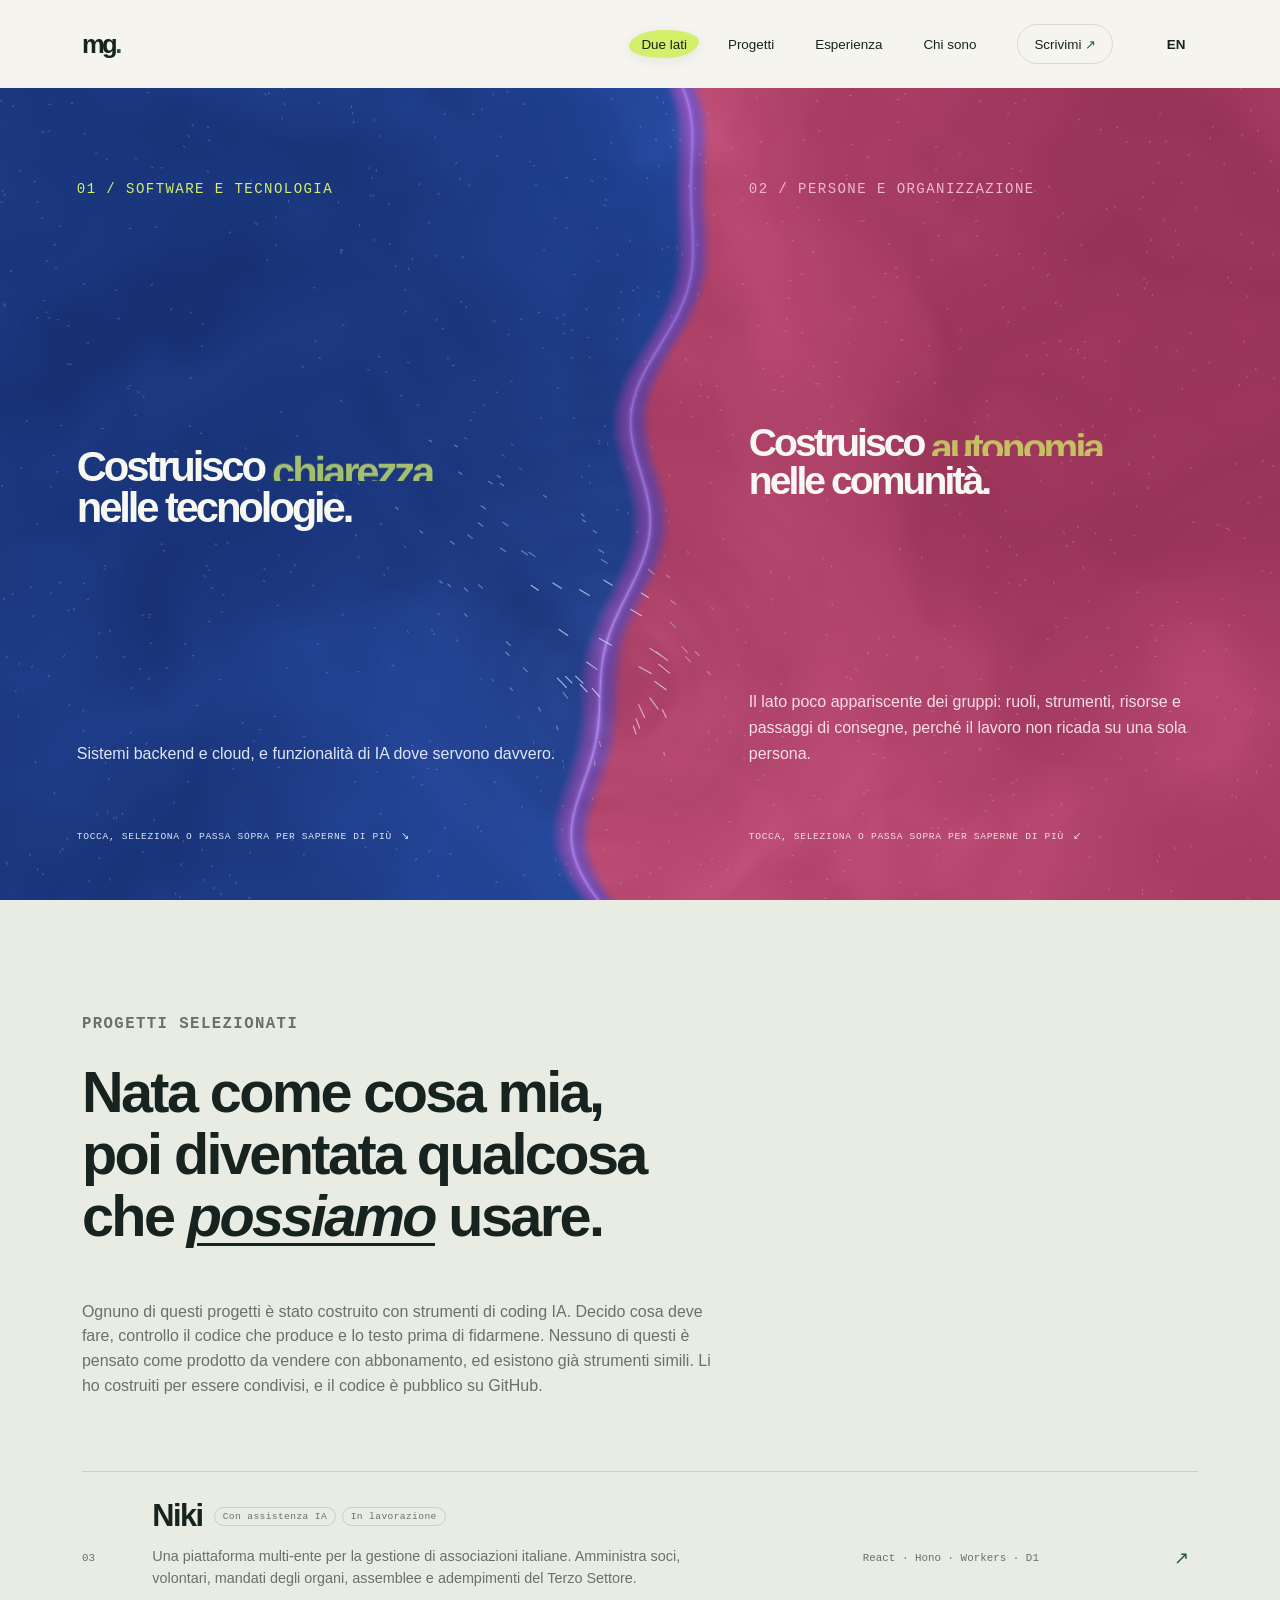
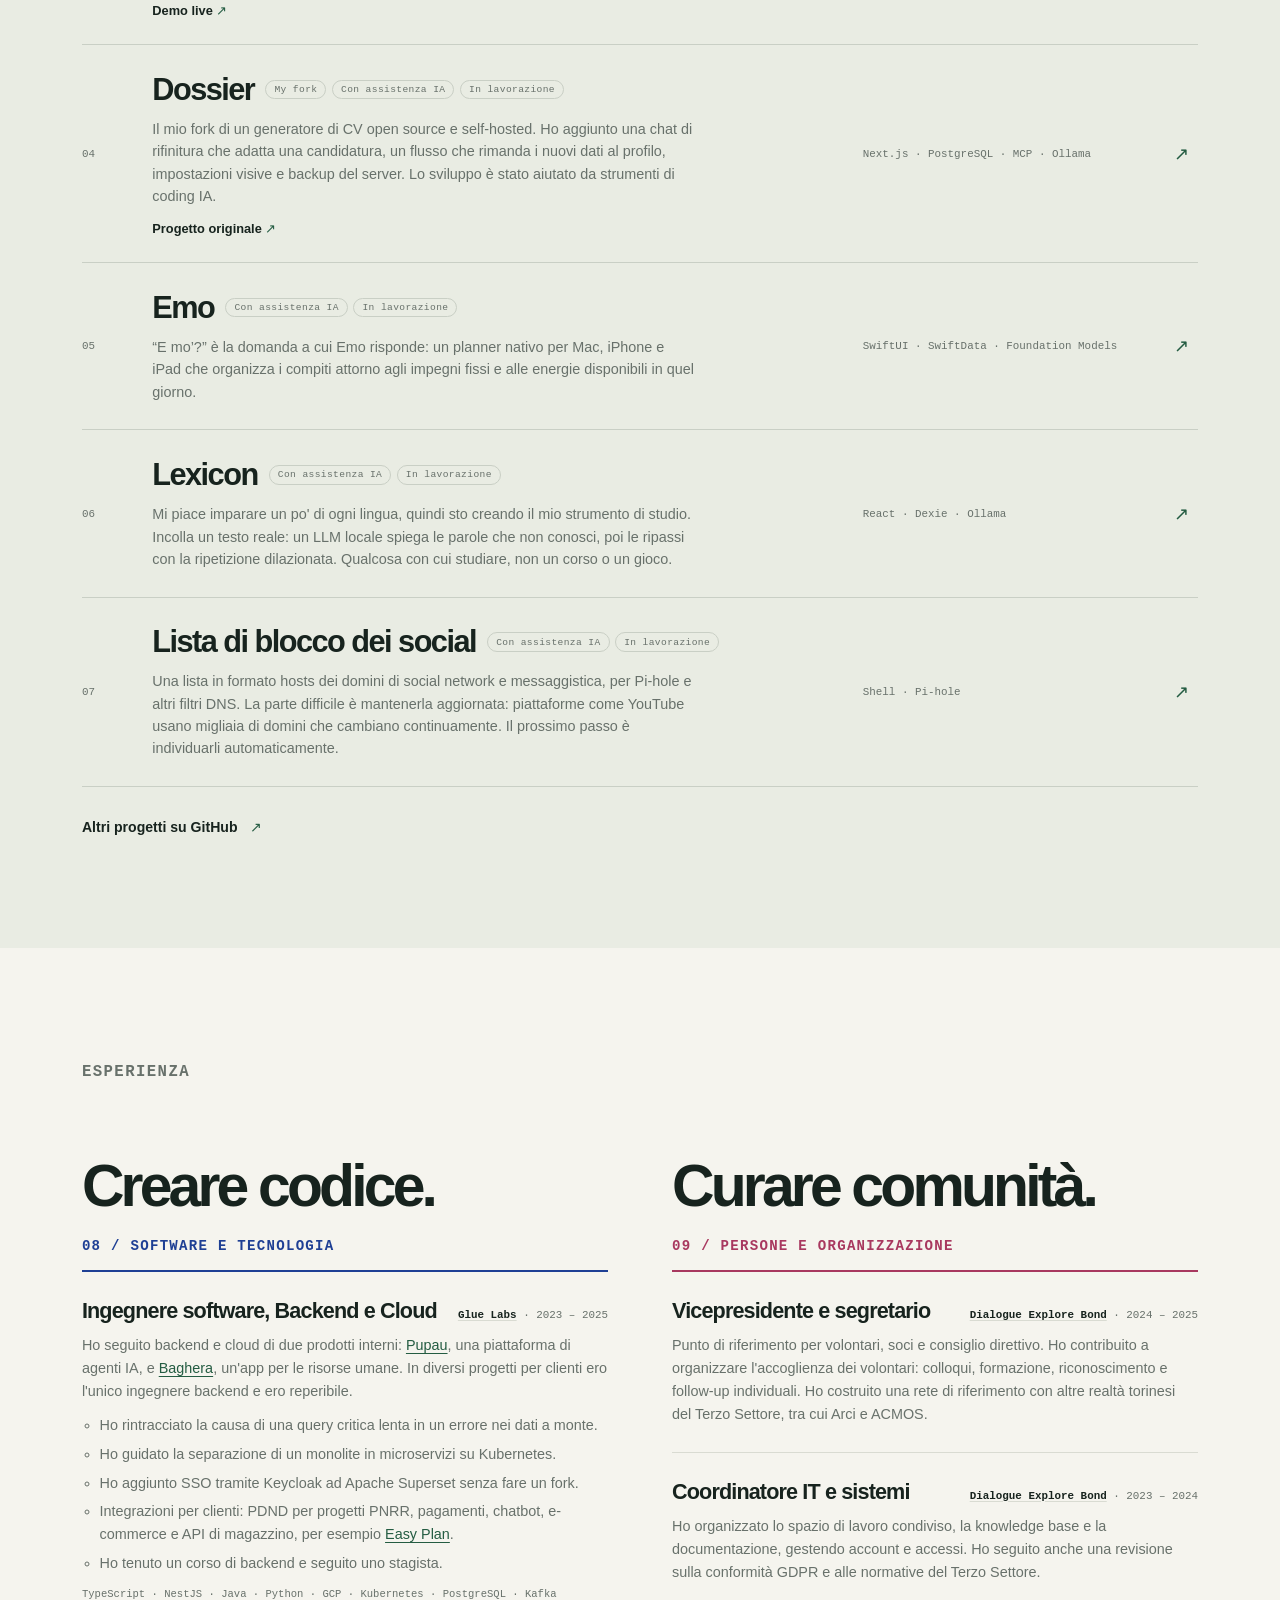
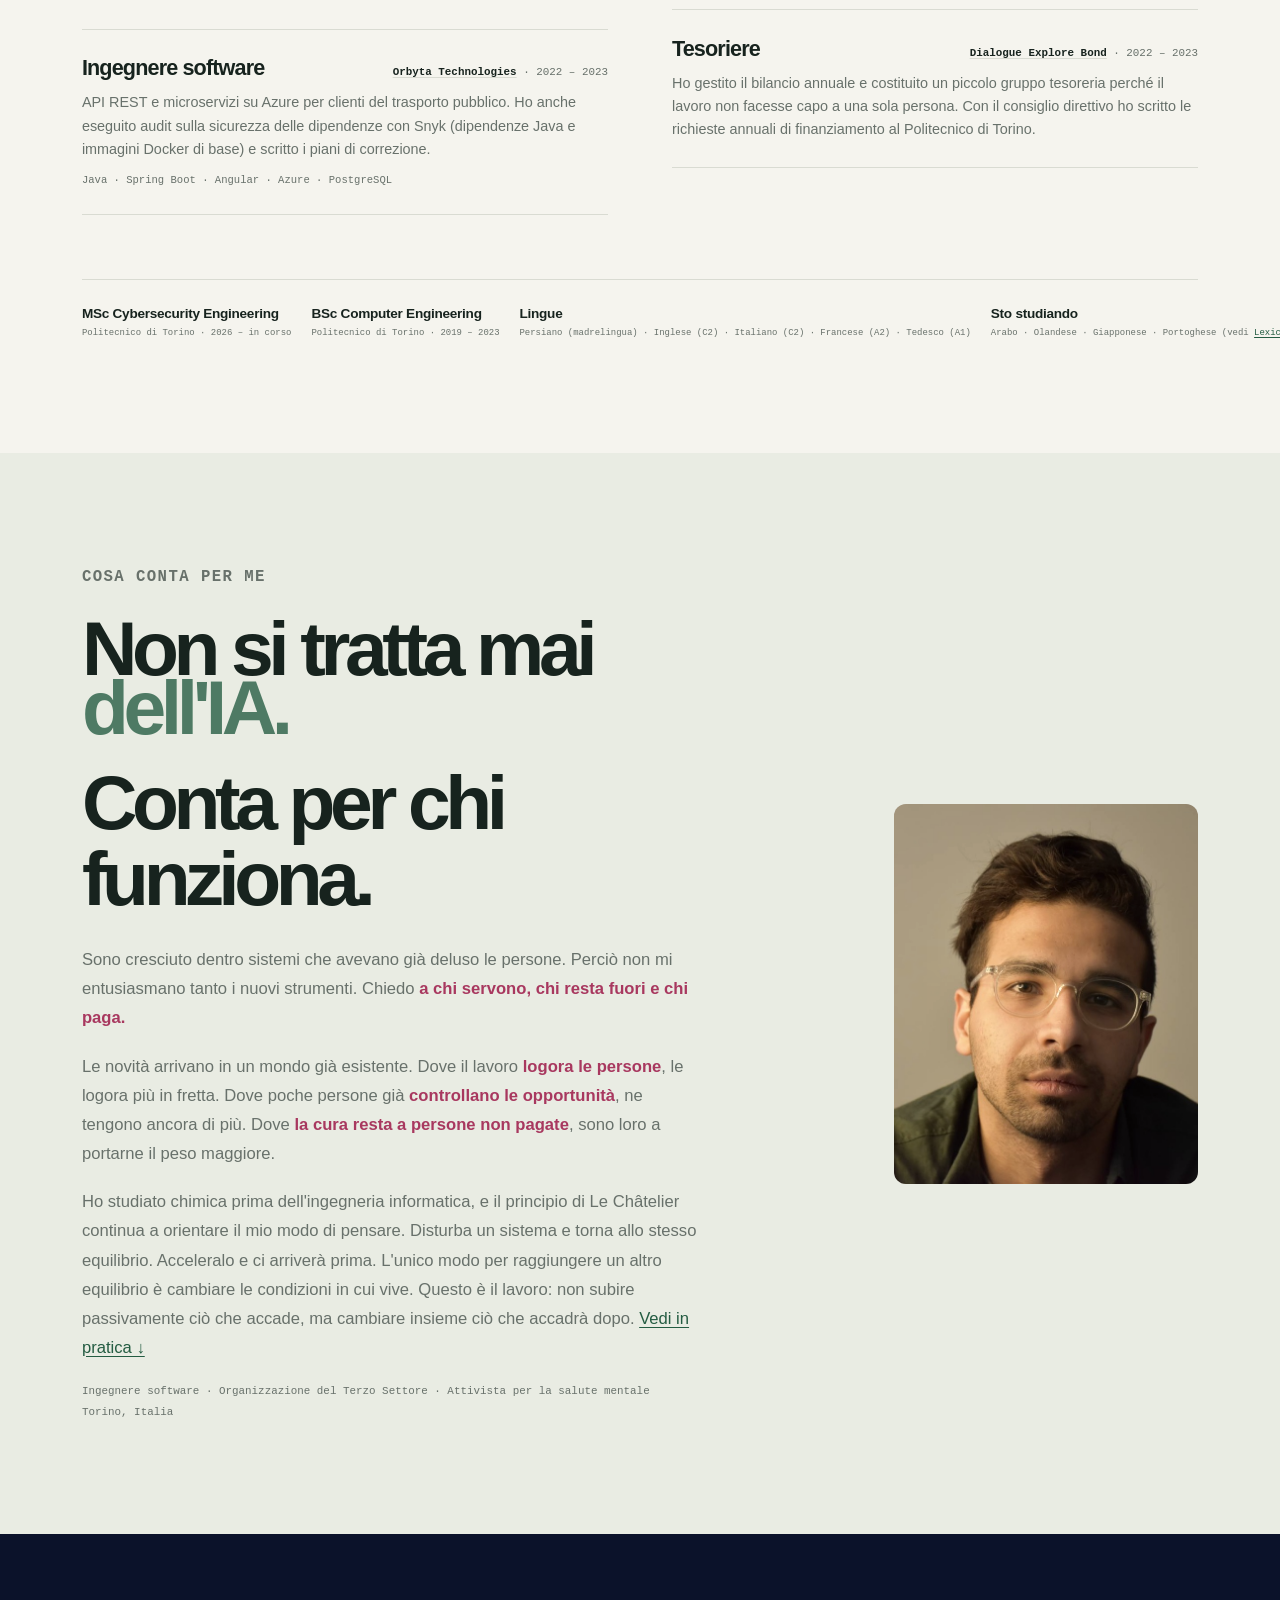
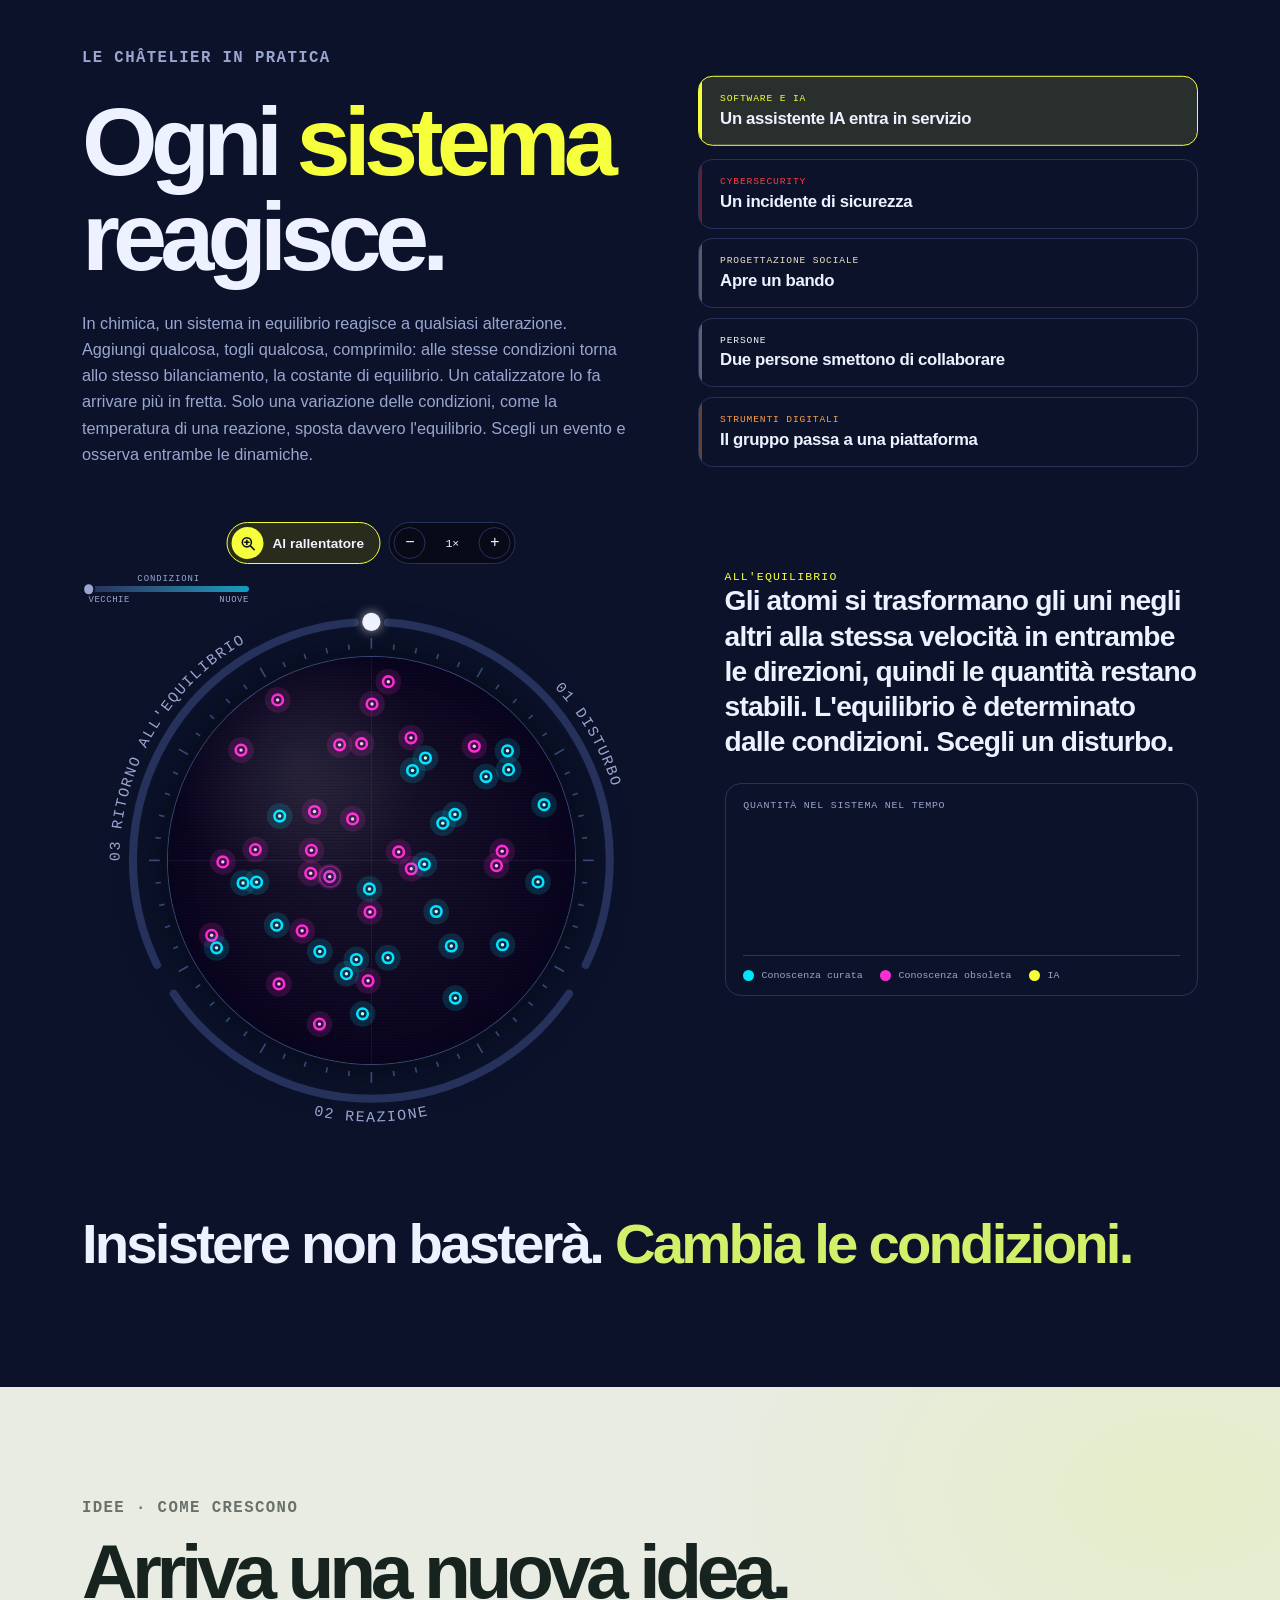
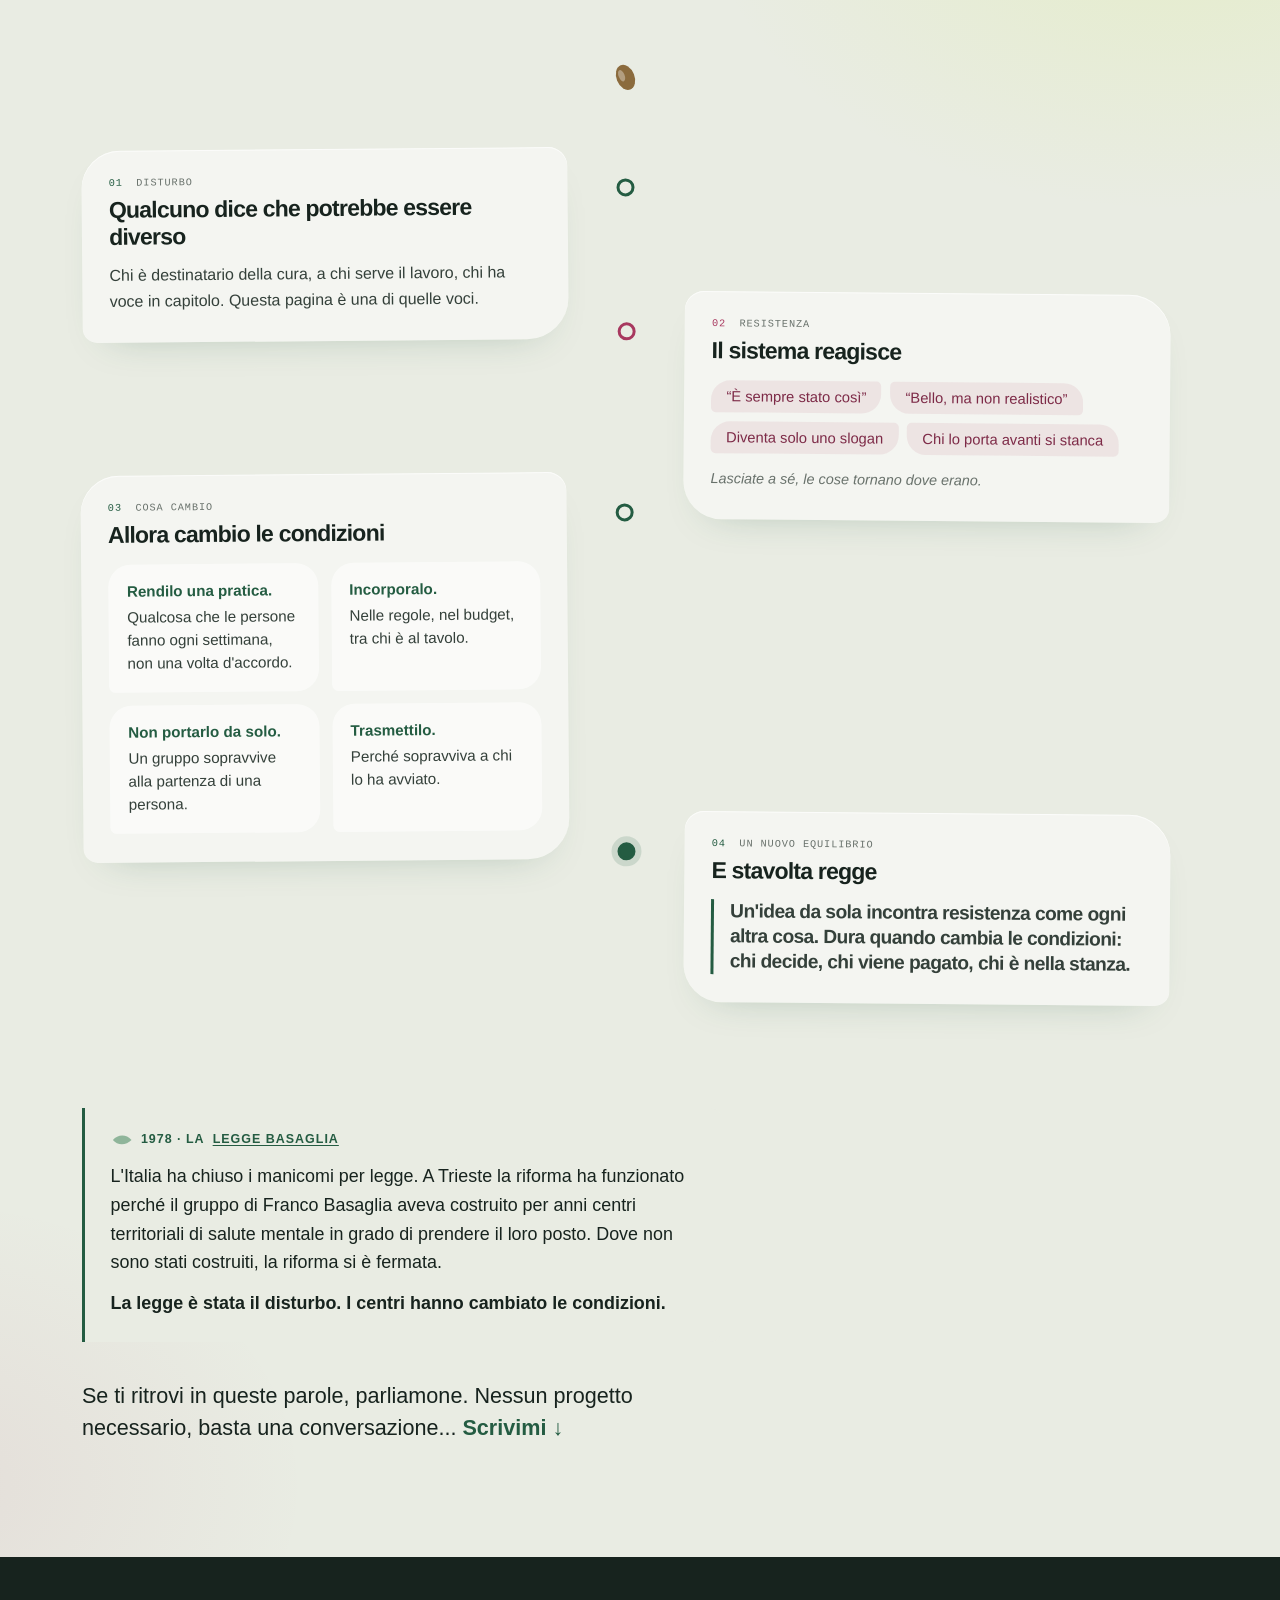
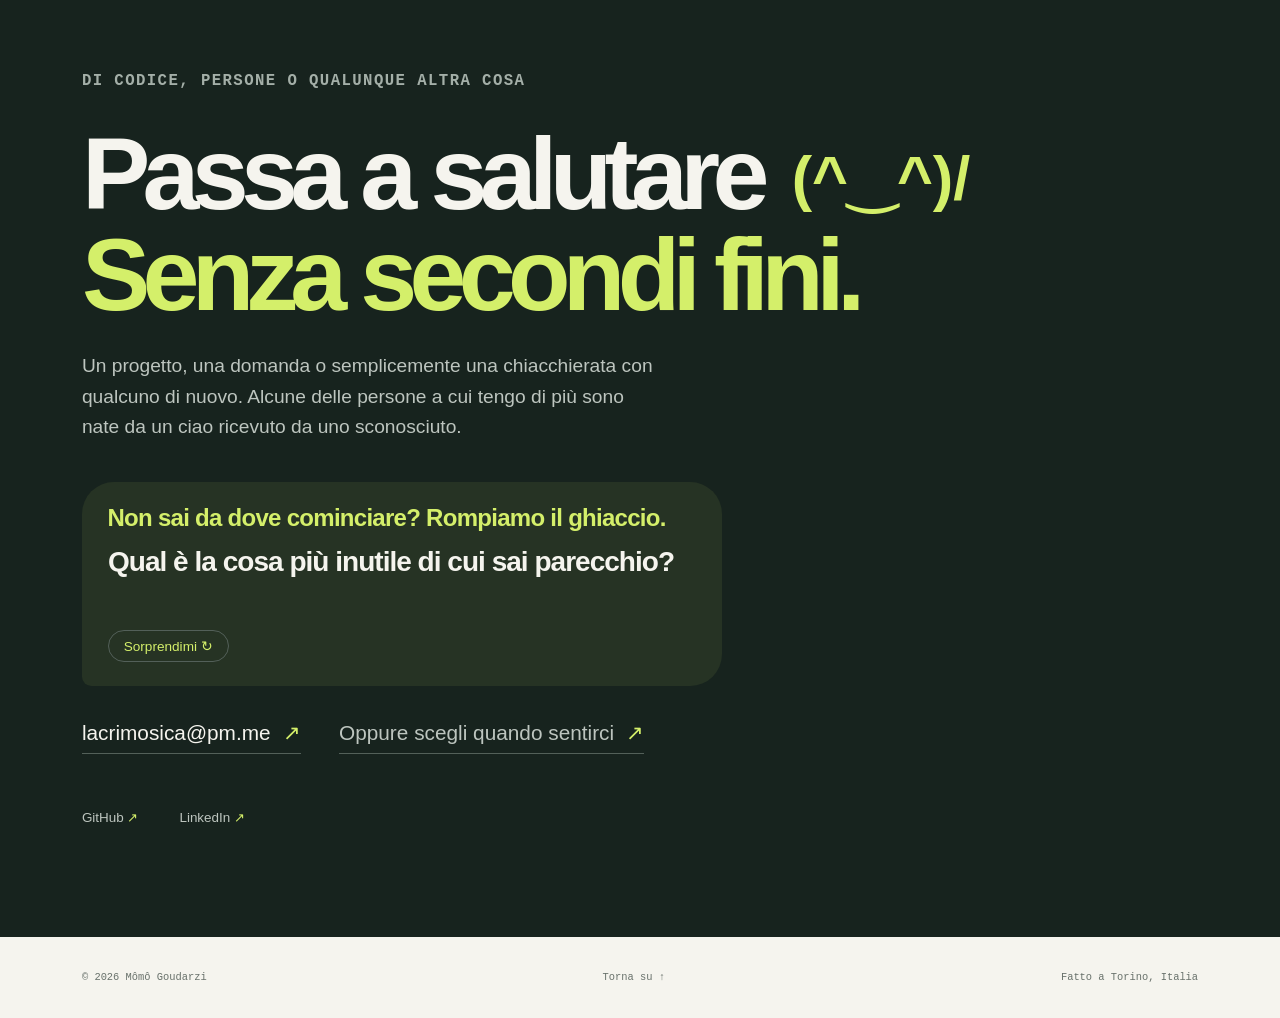
<file: it/index.html>
<!doctype html>
<html lang="it">
  <head>
    <meta charset="utf-8">
    <meta name="viewport" content="width=device-width, initial-scale=1">
    <meta name="theme-color" content="#f5f4ee">
    <meta
      name="description"
      content="Ingegnere backend e cloud a Torino, con esperienza su sistemi in produzione e funzionalità basate su LLM. Dal 2022 collaboro alla gestione di un'associazione di volontariato."
    >
    <meta property="og:type" content="website">
    <meta property="og:title" content="Mômô Goudarzi — Ingegnere software e organizzazione del Terzo Settore">
    <meta
      property="og:description"
      content="Backend e cloud: sistemi distribuiti, Kubernetes, RAG e agenti in produzione. Dal 2022, attività organizzativa in un'associazione torinese."
    >
    <meta property="og:url" content="https://lacrimosica.com/it/">
    <link rel="alternate" hreflang="en" href="https://lacrimosica.com/">
    <link rel="alternate" hreflang="it" href="https://lacrimosica.com/it/">
    <title>Mômô Goudarzi — Ingegnere software e organizzazione del Terzo Settore</title>
    <link rel="icon" type="image/svg+xml" href="/favicon.svg">
    <link rel="stylesheet" href="/styles.css">
    <link rel="prefetch" href="/" as="document">
  </head>
  <body>
    <header class="site-header">
      <a class="wordmark" href="#top" aria-label="Mômô Goudarzi, pagina iniziale">mg<span>.</span></a>
      <button class="nav-toggle" type="button" aria-expanded="false" aria-controls="site-nav">
        <span class="visually-hidden">Menu</span>
        <span class="nav-toggle-bars" aria-hidden="true"></span>
      </button>
      <nav id="site-nav" aria-label="Navigazione principale">
        <a href="#intro">Due lati</a>
        <a href="#work">Progetti</a>
        <a class="nav-optional" href="#experience">Esperienza</a>
        <a href="#story">Chi sono</a>
        <a class="nav-contact" href="mailto:lacrimosica@pm.me">Scrivimi <span aria-hidden="true">↗</span></a>
        <a class="nav-language" href="/" hreflang="en" aria-label="Leggi in inglese">EN</a>
      </nav>
    </header>

    <main id="top">
      <section class="identity-stage" id="intro" aria-labelledby="identity-title">
        <h1 class="visually-hidden" id="identity-title">
          Mômô Goudarzi: tecnologia e organizzazione delle comunità
        </h1>
        <div class="identity-split" data-active="equilibrium" data-stage="equilibrium" data-cursor="phase">
          <svg class="wave-division" viewBox="0 0 1000 1000" preserveAspectRatio="none" aria-hidden="true">
            <path class="wave-phase-desktop" d="M535 0 C455 150 605 270 520 430 C435 600 600 760 500 1000 H1000 V0 Z"/>
            <path class="wave-phase-mobile" d="M0 490 C140 430 285 565 430 500 C610 420 760 565 1000 485 V1000 H0 Z"/>
            <path class="wave-ripple wave-ripple--desktop" d="M535 0 C455 150 605 270 520 430 C435 600 600 760 500 1000"/>
            <path class="wave-ripple wave-ripple--mobile" d="M0 490 C140 430 285 565 430 500 C610 420 760 565 1000 485"/>
          </svg>
          <button
            class="identity-panel identity-panel--technology"
            type="button"
            data-side="technology"
            aria-pressed="false"
          >
            <span class="identity-kicker">01 / Software e tecnologia</span>
            <span class="identity-title">
              <span class="visually-hidden">Costruisco affidabilità, chiarezza e resilienza nelle tecnologie.</span>
              <span aria-hidden="true"><span class="identity-title-line">Costruisco <span class="identity-concept-rotator" data-suffix="" data-subjects="affidabilità|chiarezza|resilienza">affidabilità</span></span><br>nelle tecnologie.</span>
            </span>
            <span class="identity-summary">Sistemi backend e cloud, e funzionalità di IA dove servono davvero.</span>
            <span class="identity-reveal">
              <span class="reveal-copy">Ultimamente ho curato backend e cloud di una piattaforma di agenti IA: recupero delle informazioni, strumenti degli agenti, sessioni e processi in background tra i servizi.</span>
            </span>
            <span class="identity-hint">Tocca, seleziona o passa sopra per saperne di più <span aria-hidden="true">↘</span></span>
          </button>

          <button
            class="identity-panel identity-panel--community"
            type="button"
            data-side="community"
            aria-pressed="false"
          >
            <span class="identity-kicker">02 / Persone e organizzazione</span>
            <span class="identity-title">
              <span class="visually-hidden">Costruisco appartenenza, autonomia e uno scopo condiviso nelle comunità.</span>
              <span aria-hidden="true"><span class="identity-title-line">Costruisco <span class="identity-concept-rotator identity-concept-rotator--people" data-suffix="" data-subjects="appartenenza|autonomia|uno scopo condiviso">appartenenza</span></span><br>nelle comunità.</span>
            </span>
            <span class="identity-summary">Il lato poco appariscente dei gruppi: ruoli, strumenti, risorse e passaggi di consegne, perché il lavoro non ricada su una sola persona.</span>
            <span class="identity-reveal">
              <span class="reveal-copy">In un'associazione gratuita di supporto tra pari ho costruito gli strumenti interni e una rete di riferimento con altre realtà locali.</span>
            </span>
            <span class="identity-hint">Tocca, seleziona o passa sopra per saperne di più <span aria-hidden="true">↙</span></span>
          </button>

          <p class="visually-hidden" id="equilibrium-announce" aria-live="polite"></p>
        </div>
      </section>

      <section class="work section" id="work" aria-labelledby="work-title">
        <div class="section-heading">
          <p class="eyebrow">Progetti selezionati</p>
          <h2 id="work-title">Nata come cosa mia, poi diventata qualcosa che <em>possiamo</em> usare.</h2>
          <p class="work-note">Ognuno di questi progetti è stato costruito con strumenti di coding IA. Decido cosa deve fare, controllo il codice che produce e lo testo prima di fidarmene. Nessuno di questi è pensato come prodotto da vendere con abbonamento, ed esistono già strumenti simili. Li ho costruiti per essere condivisi, e il codice è pubblico su GitHub.</p>
        </div>
        <div class="project-list">
          <article class="project">
            <span class="project-number">03</span>
            <div class="project-main">
              <h3 class="project-title"><a class="project-link" href="https://github.com/Lacrimosica/niki" target="_blank" rel="noreferrer">Niki</a><span class="project-tags"><span class="project-tag">Con assistenza IA</span><span class="project-tag">In lavorazione</span></span></h3>
              <p class="project-description">Una piattaforma multi-ente per la gestione di associazioni italiane. Amministra soci, volontari, mandati degli organi, assemblee e adempimenti del Terzo Settore.</p>
              <a class="project-extra" href="https://niki-demo.lacrimosica.com" target="_blank" rel="noreferrer">Demo live <span aria-hidden="true">↗</span></a>
            </div>
            <span class="project-stack">React · Hono · Workers · D1</span>
            <span class="project-arrow" aria-hidden="true">↗</span>
          </article>
          <article class="project">
            <span class="project-number">04</span>
            <div class="project-main">
              <h3 class="project-title">Dossier <span class="project-tags"><span class="project-tag">My fork</span><span class="project-tag">Con assistenza IA</span><span class="project-tag">In lavorazione</span></span></h3>
              <p class="project-description">Il mio fork di un generatore di CV open source e self-hosted. Ho aggiunto una chat di rifinitura che adatta una candidatura, un flusso che rimanda i nuovi dati al profilo, impostazioni visive e backup del server. Lo sviluppo è stato aiutato da strumenti di coding IA.</p>
              <a class="project-extra" href="https://github.com/AienTech/dossier" target="_blank" rel="noreferrer">Progetto originale <span aria-hidden="true">↗</span></a>
            </div>
            <span class="project-stack">Next.js · PostgreSQL · MCP · Ollama</span>
            <span class="project-arrow" aria-hidden="true">↗</span>
          </article>
          <article class="project">
            <span class="project-number">05</span>
            <div class="project-main">
              <h3 class="project-title"><a class="project-link" href="https://github.com/Lacrimosica/emo" target="_blank" rel="noreferrer">Emo</a><span class="project-tags"><span class="project-tag">Con assistenza IA</span><span class="project-tag">In lavorazione</span></span></h3>
              <p class="project-description">“E mo’?” è la domanda a cui Emo risponde: un planner nativo per Mac, iPhone e iPad che organizza i compiti attorno agli impegni fissi e alle energie disponibili in quel giorno.</p>
            </div>
            <span class="project-stack">SwiftUI · SwiftData · Foundation Models</span>
            <span class="project-arrow" aria-hidden="true">↗</span>
          </article>
          <article class="project" id="lexicon">
            <span class="project-number">06</span>
            <div class="project-main">
              <h3 class="project-title"><a class="project-link" href="https://github.com/Lacrimosica/lexicon" target="_blank" rel="noreferrer">Lexicon</a><span class="project-tags"><span class="project-tag">Con assistenza IA</span><span class="project-tag">In lavorazione</span></span></h3>
              <p class="project-description">Mi piace imparare un po' di ogni lingua, quindi sto creando il mio strumento di studio. Incolla un testo reale: un LLM locale spiega le parole che non conosci, poi le ripassi con la ripetizione dilazionata. Qualcosa con cui studiare, non un corso o un gioco.</p>
            </div>
            <span class="project-stack">React · Dexie · Ollama</span>
            <span class="project-arrow" aria-hidden="true">↗</span>
          </article>
          <article class="project">
            <span class="project-number">07</span>
            <div class="project-main">
              <h3 class="project-title"><a class="project-link" href="https://github.com/Lacrimosica/social-media-domains-reference-list" target="_blank" rel="noreferrer">Lista di blocco dei social</a><span class="project-tags"><span class="project-tag">Con assistenza IA</span><span class="project-tag">In lavorazione</span></span></h3>
              <p class="project-description">Una lista in formato hosts dei domini di social network e messaggistica, per Pi-hole e altri filtri DNS. La parte difficile è mantenerla aggiornata: piattaforme come YouTube usano migliaia di domini che cambiano continuamente. Il prossimo passo è individuarli automaticamente.</p>
            </div>
            <span class="project-stack">Shell · Pi-hole</span>
            <span class="project-arrow" aria-hidden="true">↗</span>
          </article>
        </div>
        <a class="all-work text-link" href="https://github.com/Lacrimosica?tab=repositories" target="_blank" rel="noreferrer">
          Altri progetti su GitHub <span aria-hidden="true">↗</span>
        </a>
      </section>

      <section class="experience section" id="experience" aria-labelledby="experience-title">
        <div class="section-heading">
          <p class="eyebrow" id="experience-title">Esperienza</p>
        </div>

        <div class="experience-columns">
          <div class="experience-column experience-column--technology">
            <h3 class="experience-phrase">Creare codice.</h3>
            <h3 class="experience-kicker">08 / Software e tecnologia</h3>
            <ol class="experience-list">
              <li class="experience-item">
                <div class="experience-head">
                  <h4 class="experience-role">Ingegnere software, Backend e Cloud</h4>
                  <span class="experience-meta"><a class="experience-org" href="https://glue-labs.com" target="_blank" rel="noreferrer">Glue Labs</a> · 2023 – 2025</span>
                </div>
                <p>Ho seguito backend e cloud di due prodotti interni: <a class="text-link-inline" href="https://pupau.ai" target="_blank" rel="noreferrer">Pupau</a>, una piattaforma di agenti IA, e <a class="text-link-inline" href="https://apps.apple.com/it/app/baghera-hr/id6449086600" target="_blank" rel="noreferrer">Baghera</a>, un'app per le risorse umane. In diversi progetti per clienti ero l'unico ingegnere backend e ero reperibile.</p>
                <ul class="experience-points">
                  <li>Ho rintracciato la causa di una query critica lenta in un errore nei dati a monte.</li>
                  <li>Ho guidato la separazione di un monolite in microservizi su Kubernetes.</li>
                  <li>Ho aggiunto SSO tramite Keycloak ad Apache Superset senza fare un fork.</li>
                  <li>Integrazioni per clienti: PDND per progetti PNRR, pagamenti, chatbot, e-commerce e API di magazzino, per esempio <a class="text-link-inline" href="https://easy-plan.app/" target="_blank" rel="noreferrer">Easy Plan</a>.</li>
                  <li>Ho tenuto un corso di backend e seguito uno stagista.</li>
                </ul>
                <p class="experience-stack">TypeScript · NestJS · Java · Python · GCP · Kubernetes · PostgreSQL · Kafka</p>
              </li>
              <li class="experience-item">
                <div class="experience-head">
                  <h4 class="experience-role">Ingegnere software</h4>
                  <span class="experience-meta"><a class="experience-org" href="https://orbyta.it" target="_blank" rel="noreferrer">Orbyta Technologies</a> · 2022 – 2023</span>
                </div>
                <p>API REST e microservizi su Azure per clienti del trasporto pubblico. Ho anche eseguito audit sulla sicurezza delle dipendenze con Snyk (dipendenze Java e immagini Docker di base) e scritto i piani di correzione.</p>
                <p class="experience-stack">Java · Spring Boot · Angular · Azure · PostgreSQL</p>
              </li>
            </ol>
          </div>

          <div class="experience-column experience-column--community">
            <h3 class="experience-phrase">Curare comunità.</h3>
            <h3 class="experience-kicker">09 / Persone e organizzazione</h3>
            <ol class="experience-list">
              <li class="experience-item">
                <div class="experience-head">
                  <h4 class="experience-role">Vicepresidente e segretario</h4>
                  <span class="experience-meta"><a class="experience-org" href="https://www.dialogueexplorebond.it" target="_blank" rel="noreferrer">Dialogue Explore Bond</a> · 2024 – 2025</span>
                </div>
                <p>Punto di riferimento per volontari, soci e consiglio direttivo. Ho contribuito a organizzare l'accoglienza dei volontari: colloqui, formazione, riconoscimento e follow-up individuali. Ho costruito una rete di riferimento con altre realtà torinesi del Terzo Settore, tra cui Arci e ACMOS.</p>
              </li>
              <li class="experience-item">
                <div class="experience-head">
                  <h4 class="experience-role">Coordinatore IT e sistemi</h4>
                  <span class="experience-meta"><a class="experience-org" href="https://www.dialogueexplorebond.it" target="_blank" rel="noreferrer">Dialogue Explore Bond</a> · 2023 – 2024</span>
                </div>
                <p>Ho organizzato lo spazio di lavoro condiviso, la knowledge base e la documentazione, gestendo account e accessi. Ho seguito anche una revisione sulla conformità GDPR e alle normative del Terzo Settore.</p>
              </li>
              <li class="experience-item">
                <div class="experience-head">
                  <h4 class="experience-role">Tesoriere</h4>
                  <span class="experience-meta"><a class="experience-org" href="https://www.dialogueexplorebond.it" target="_blank" rel="noreferrer">Dialogue Explore Bond</a> · 2022 – 2023</span>
                </div>
                <p>Ho gestito il bilancio annuale e costituito un piccolo gruppo tesoreria perché il lavoro non facesse capo a una sola persona. Con il consiglio direttivo ho scritto le richieste annuali di finanziamento al Politecnico di Torino.</p>
              </li>
            </ol>
          </div>
        </div>

        <dl class="experience-education">
          <div>
            <dt>MSc Cybersecurity Engineering</dt>
            <dd>Politecnico di Torino · 2026 – in corso</dd>
          </div>
          <div>
            <dt>BSc Computer Engineering</dt>
            <dd>Politecnico di Torino · 2019 – 2023</dd>
          </div>
          <div>
            <dt>Lingue</dt>
            <dd>Persiano (madrelingua) · Inglese (C2) · Italiano (C2) · Francese (A2) · Tedesco (A1)</dd>
          </div>
          <div>
            <dt>Sto studiando</dt>
            <dd>Arabo · Olandese · Giapponese · Portoghese (vedi <a class="text-link-inline" href="#lexicon">Lexicon</a>)</dd>
          </div>
        </dl>
      </section>

      <section class="story-section section" id="story" aria-labelledby="story-title">
        <div class="story-copy">
          <p class="eyebrow">Cosa conta per me</p>
          <h2 id="story-title" aria-label="Non si tratta mai della tecnologia. Conta per chi funziona.">
            <span aria-hidden="true">Non si tratta mai</span><br>
            <span class="story-rotator" aria-hidden="true" data-subjects="dell'IA|del telaio meccanico|della catena di montaggio|della stampa|di internet|dello smartphone|dell'algoritmo|dell'app">dell'IA.</span><br>
            <span aria-hidden="true">Conta per chi funziona.</span>
          </h2>
          <p>
            Sono cresciuto dentro sistemi che avevano già deluso le persone.
            Perciò non mi entusiasmano tanto i nuovi strumenti. Chiedo <strong>a chi
            servono, chi resta fuori e chi paga.</strong>
          </p>
          <p>
            Le novità arrivano in un mondo già esistente. Dove il lavoro
            <strong>logora le persone</strong>, le logora più in fretta. Dove
            poche persone già <strong>controllano le opportunità</strong>, ne
            tengono ancora di più. Dove <strong>la cura resta a persone non pagate</strong>,
            sono loro a portarne il peso maggiore.
          </p>
          <p>
            Ho studiato chimica prima dell'ingegneria informatica, e il principio
            di Le Châtelier continua a orientare il mio modo di pensare. Disturba
            un sistema e torna allo stesso equilibrio. Acceleralo e ci arriverà
            prima. L'unico modo per raggiungere un altro equilibrio è cambiare
            le condizioni in cui vive. Questo è il lavoro: non subire passivamente
            ciò che accade, ma cambiare insieme ciò che accadrà dopo.
            <a class="text-link-inline" href="#le-chatelier">Vedi in pratica ↓</a>
          </p>
          <p class="story-signoff">
            Ingegnere software · Organizzazione del Terzo Settore · Attivista per la salute mentale<br>
            Torino, Italia
          </p>
        </div>
        <figure class="story-portrait">
          <div class="portrait-media">
            <img src="/assets/momo.jpg" alt="Mômô Goudarzi" width="1152" height="768">
          </div>
        </figure>
      </section>

      <section class="lab section" id="le-chatelier" data-cursor="ink" aria-labelledby="lab-title">
        <div class="lab-heading">
          <div class="lab-intro">
            <p class="eyebrow">Le Châtelier in pratica</p>
            <h2 id="lab-title">Ogni <span>sistema</span><br>reagisce.</h2>
            <p class="lab-lead">
              In chimica, un sistema in equilibrio reagisce a qualsiasi alterazione.
              Aggiungi qualcosa, togli qualcosa, comprimilo: alle stesse condizioni
              torna allo stesso bilanciamento, la costante di equilibrio. Un catalizzatore
              lo fa arrivare più in fretta. Solo una variazione delle condizioni,
              come la temperatura di una reazione, sposta davvero l'equilibrio.
              Scegli un evento e osserva entrambe le dinamiche.
            </p>
          </div>
          <div class="lab-picks" role="group" aria-label="Eventi di disturbo">
            <button class="lab-pick" type="button" data-id="ai" data-travel="0" aria-controls="lab-ai">
              <span class="lab-pick-kicker">Software e IA</span>
              <span class="lab-pick-title">Un assistente IA entra in servizio</span>
            </button>
            <button class="lab-pick" type="button" data-id="security" data-travel="200" aria-controls="lab-security">
              <span class="lab-pick-kicker">Cybersecurity</span>
              <span class="lab-pick-title">Un incidente di sicurezza</span>
            </button>
            <button class="lab-pick" type="button" data-id="bando" data-travel="270" aria-controls="lab-bando">
              <span class="lab-pick-kicker">Progettazione sociale</span>
              <span class="lab-pick-title">Apre un bando</span>
            </button>
            <button class="lab-pick" type="button" data-id="conflict" data-travel="135" aria-controls="lab-conflict">
              <span class="lab-pick-kicker">Persone</span>
              <span class="lab-pick-title">Due persone smettono di collaborare</span>
            </button>
            <button class="lab-pick" type="button" data-id="tools" data-travel="45" aria-controls="lab-tools">
              <span class="lab-pick-kicker">Strumenti digitali</span>
              <span class="lab-pick-title">Il gruppo passa a una piattaforma</span>
            </button>
          </div>
        </div>

        <div class="lab-body">
          <div class="lab-view">
            <div class="lab-scope">
              <div class="lab-toolbar">
                <button class="lab-slow" type="button">
                  <span class="lab-slow-icon" aria-hidden="true">
                    <svg viewBox="0 0 24 24"><circle cx="10.5" cy="10.5" r="6.5"/><path d="M15.5 15.5 21 21M10.5 7.5v6M7.5 10.5h6"/></svg>
                  </span>
                  Al rallentatore
                </button>
                <div class="lab-zoom" role="group" aria-label="Zoom">
                  <button type="button" data-zoom="-1" aria-label="Zoom out">−</button>
                  <span class="lab-zoom-level">1×</span>
                  <button type="button" data-zoom="1" aria-label="Zoom in">+</button>
                  <span class="lab-zoom-hint" aria-hidden="true">oppure clicca la lente</span>
                </div>
              </div>
              <canvas aria-hidden="true"></canvas>
              <svg class="lab-ring" viewBox="-8 -8 216 216" aria-hidden="true"></svg>
              <div class="lab-gauge">
                <span class="lab-gauge-label">Condizioni</span>
                <span class="lab-gauge-track" aria-hidden="true"><i class="lab-gauge-marker"></i></span>
                <span class="lab-gauge-ends" aria-hidden="true"><span>Vecchie</span><span>Nuove</span></span>
                <span class="lab-gauge-condition"></span>
              </div>
            </div>
            <div class="lab-readout">
              <div class="lab-live">
                <p class="lab-caption-step">All'equilibrio</p>
                <p class="lab-caption-text">Gli atomi si trasformano gli uni negli altri alla stessa velocità in entrambe le direzioni, quindi le quantità restano stabili. Quell'equilibrio è determinato dalle condizioni. Scegli un disturbo.</p>
              </div>
              <div class="lab-guide" hidden aria-live="polite">
                <p class="lab-guide-step"></p>
                <div class="lab-guide-block">
                  <h3>Al microscopio</h3>
                  <p class="lab-guide-science"></p>
                </div>
                <div class="lab-guide-block lab-guide-practice">
                  <h3>In pratica</h3>
                  <div class="lab-guide-body"></div>
                </div>
              </div>
              <figure class="lab-chart" aria-hidden="true">
                <figcaption>Quantità nel sistema nel tempo</figcaption>
                <canvas></canvas>
                <ul class="lab-legend"></ul>
              </figure>
              <ul class="lab-chips" aria-hidden="true"></ul>
              <div class="lab-controls">
                <div class="lab-guide-nav" hidden>
                  <button class="lab-back" type="button">⏪ Torna indietro</button>
                  <button class="lab-next" type="button">Fase successiva →</button>
                  <button class="lab-exit" type="button">Esci dal rallentatore</button>
                </div>
              </div>
            </div>
          </div>
        </div>

        <div class="lab-panels">
          <article class="lab-panel" id="lab-ai" data-id="ai">
            <div class="lab-col" data-step="disturbance">
              <h3><span>01</span> Disturbo</h3>
                <p>Un team di prodotto mette online un assistente IA che risponde alle domande dei clienti usando i documenti interni dell'azienda.</p>
            </div>
            <div class="lab-col lab-push" data-step="counter">
              <h3><span>02</span> Come reagisce il sistema</h3>
              <ul>
                <li>Documenti obsoleti, serviti in fretta</li>
                <li>Risposte sbagliate dette con sicurezza</li>
                <li>Nessuno si occupa delle fonti</li>
                <li>Strumenti paralleli non approvati</li>
              </ul>
            </div>
            <div class="lab-col lab-fix" data-step="settled">
              <h3><span>03</span> Cosa cambio</h3>
              <ul>
                <li data-short="Fonti pulite e datate">Pulire e datare le fonti prima che vengano indicizzate.</li>
                <li data-short="Ogni fonte ha un responsabile">Dare a ogni fonte un responsabile che la mantenga aggiornata.</li>
                <li data-short="Test su domande reali">Testarla sulle domande che fanno davvero le persone, non sulle demo.</li>
                <li data-short="Una persona decide">Lasciare una persona responsabile delle decisioni importanti.</li>
              </ul>
            </div>
            <p class="lab-principle">L'IA è un catalizzatore: porta un team all'equilibrio che già aveva, solo più rapidamente. Cambia prima l'equilibrio.</p>
          </article>

          <article class="lab-panel" id="lab-security" data-id="security">
            <div class="lab-col" data-step="disturbance">
              <h3><span>01</span> Disturbo</h3>
              <p>Una vulnerabilità critica compare in una dipendenza oppure trapela una credenziale.</p>
            </div>
            <div class="lab-col lab-push" data-step="counter">
              <h3><span>02</span> Come reagisce il sistema</h3>
              <ul>
                <li>Patch fatte nel panico</li>
                <li>Colpevolizzazione</li>
                <li>Tutti esclusi dal sistema</li>
                <li>Allarmi ignorati da tutti</li>
              </ul>
            </div>
            <div class="lab-col lab-fix" data-step="settled">
              <h3><span>03</span> Cosa cambio</h3>
              <ul>
                <li data-short="Segreti fuori dal codice">Togliere i segreti dal codice, così una credenziale trapelata si revoca in pochi minuti.</li>
                <li data-short="Patch in base all'esposizione reale">Applicare le patch in base all'esposizione reale, non solo al punteggio di severità.</li>
                <li data-short="Segnalare senza colpevolizzare">Scrivere un post-mortem senza colpe, così le persone segnaleranno prima la prossima volta.</li>
                <li data-short="La via sicura è la più semplice">Rendere facile la strada sicura: SSO e minimo privilegio.</li>
              </ul>
            </div>
            <p class="lab-principle">Bloccare tutto dopo una fuga è una reazione. Rendere facile la strada sicura è una nuova condizione.</p>
          </article>

          <article class="lab-panel" id="lab-bando" data-id="bando">
            <div class="lab-col" data-step="disturbance">
              <h3><span>01</span> Disturbo</h3>
              <p>Una fondazione apre un bando con una scadenza ravvicinata.</p>
            </div>
            <div class="lab-col lab-push" data-step="counter">
              <h3><span>02</span> Come reagisce il sistema</h3>
              <ul>
                <li>Progetto piegato al finanziamento</li>
                <li>Partner soltanto sulla carta</li>
                <li>Budget non coerente con il lavoro</li>
                <li>Indicatori che nessuno misura</li>
              </ul>
            </div>
            <div class="lab-col lab-fix" data-step="settled">
              <h3><span>03</span> Cosa cambio</h3>
              <ul>
                <li data-short="Partire dal bisogno">Partire dall'analisi dei bisogni, poi verificare se il bando è adatto.</li>
                <li data-short="Ogni obiettivo ha un compito">Collegare ogni obiettivo a un compito reale e a una persona responsabile.</li>
                <li data-short="Partner con un ruolo reale">Coinvolgere partner con un ruolo reale e una voce di budget.</li>
                <li data-short="Chiedere alle persone">Chiedere alle persone a cui è rivolto se ha aiutato.</li>
              </ul>
            </div>
            <p class="lab-principle">Piegarlo al bando è una reazione. Partire dal bisogno cambia le condizioni.</p>
          </article>

          <article class="lab-panel" id="lab-conflict" data-id="conflict">
            <div class="lab-col" data-step="disturbance">
              <h3><span>01</span> Disturbo</h3>
              <p>Due persone di un gruppo litigano sul modo di fare una cosa e il lavoro si blocca.</p>
            </div>
            <div class="lab-col lab-push" data-step="counter">
              <h3><span>02</span> Come reagisce il sistema</h3>
              <ul>
                <li>Si formano due schieramenti</li>
                <li>Le persone tacciono</li>
                <li>Passaparola invece di feedback</li>
                <li>Qualcuno se ne va</li>
              </ul>
            </div>
            <div class="lab-col lab-fix" data-step="settled">
              <h3><span>03</span> Cosa cambio</h3>
              <ul>
                <li data-short="Individuare chi possiede il problema">Capire chi è responsabile del problema prima che qualcuno provi a risolverlo.</li>
                <li data-short="Ascoltare prima di rispondere">Ascoltare in modo attivo e ripetere ciò che ho sentito prima di rispondere.</li>
                <li data-short="Usare messaggi in prima persona">Dire cosa vedo, come mi coinvolge e di cosa ho bisogno.</li>
                <li data-short="Una soluzione accettabile per entrambi">Cercare una soluzione accettata da entrambe le persone (il metodo win-win di Gordon), poi fissare una verifica.</li>
              </ul>
            </div>
            <p class="lab-principle">Schierarsi è una reazione. Un modo condiviso di risolvere i conflitti, conosciuto da tutti, è una nuova condizione.</p>
          </article>

          <article class="lab-panel" id="lab-tools" data-id="tools">
            <div class="lab-col" data-step="disturbance">
              <h3><span>01</span> Disturbo</h3>
              <p>Un gruppo di volontari trasferisce chat, file e iscrizioni su una piattaforma condivisa.</p>
            </div>
            <div class="lab-col lab-push" data-step="counter">
              <h3><span>02</span> Come reagisce il sistema</h3>
              <ul>
                <li>WhatsApp resta il canale reale</li>
                <li>“Non sono esperto”</li>
                <li>Due posti per ogni cosa</li>
                <li>Solo ~5 persone lo usano</li>
              </ul>
            </div>
            <div class="lab-col lab-fix" data-step="settled">
              <h3><span>03</span> Cosa ho cambiato</h3>
              <ul>
                <li data-short="Ogni flusso documentato">Documentare ogni flusso, inclusi ingresso e uscita.</li>
                <li data-short="Un luogo per ogni informazione">Tenere un solo luogo per ogni tipo di informazione.</li>
                <li data-short="La soluzione è rimasta">Un anno dopo, la piattaforma è ancora il luogo che tutti consultano.</li>
              </ul>
            </div>
            <p class="lab-principle">Uno strumento nuovo sulle abitudini vecchie torna alle abitudini vecchie. Cambia dove vive il lavoro, non solo lo strumento.</p>
          </article>
        </div>



        <p class="lab-mantra">Insistere non basterà. <span>Cambia le condizioni.</span></p>
      </section>

      <section class="manifesto section" id="manifesto" aria-labelledby="manifesto-title">
        <p class="manifesto-kicker"> Idee · come crescono</p>
        <h2 class="manifesto-title" id="manifesto-title">Arriva una nuova idea.</h2>
        <ol class="manifesto-path">
          <li class="milestone">
            <span class="milestone-node" aria-hidden="true"></span>
            <h3><span>01</span> Disturbo</h3>
            <p class="milestone-title">Qualcuno dice che potrebbe essere diverso</p>
            <p>Chi è destinatario della cura, a chi serve il lavoro, chi ha voce in capitolo. Questa pagina è una di quelle voci.</p>
          </li>
          <li class="milestone milestone--push">
            <span class="milestone-node" aria-hidden="true"></span>
            <h3><span>02</span> Resistenza</h3>
            <p class="milestone-title">Il sistema reagisce</p>
            <ul class="manifesto-leaves">
              <li>“È sempre stato così”</li>
              <li>“Bello, ma non realistico”</li>
              <li>Diventa solo uno slogan</li>
              <li>Chi lo porta avanti si stanca</li>
            </ul>
            <p class="milestone-aside">Lasciate a sé, le cose tornano dove erano.</p>
          </li>
          <li class="milestone milestone--change">
            <span class="milestone-node" aria-hidden="true"></span>
            <h3><span>03</span> Cosa cambio</h3>
            <p class="milestone-title">Allora cambio le condizioni</p>
            <ul class="manifesto-seeds">
              <li><strong>Rendilo una pratica.</strong> Qualcosa che le persone fanno ogni settimana, non una volta d'accordo.</li>
              <li><strong>Incorporalo.</strong> Nelle regole, nel budget, tra chi è al tavolo.</li>
              <li><strong>Non portarlo da solo.</strong> Un gruppo sopravvive alla partenza di una persona.</li>
              <li><strong>Trasmettilo.</strong> Perché sopravviva a chi lo ha avviato.</li>
            </ul>
          </li>
          <li class="milestone milestone--balance">
            <span class="milestone-node" aria-hidden="true"></span>
            <h3><span>04</span> Un nuovo equilibrio</h3>
            <p class="milestone-title">E stavolta regge</p>
            <p class="manifesto-principle">Un'idea da sola incontra resistenza come ogni altra cosa. Dura quando cambia le condizioni: chi decide, chi viene pagato, chi è nella stanza.</p>
          </li>
        </ol>
        <aside class="manifesto-note" aria-labelledby="basaglia-title">
          <p class="manifesto-note-kicker" id="basaglia-title">
            <svg viewBox="-2 -8 24 16" aria-hidden="true"><path d="M0 0 C5 -6 14 -7 20 0 C14 6 5 6 0 0 Z"/></svg>
            1978 · La <a href="https://it.wikipedia.org/wiki/Legge_180" target="_blank" rel="noreferrer">legge Basaglia</a>
          </p>
          <p>L'Italia ha chiuso i manicomi per legge. A Trieste la riforma ha funzionato perché il gruppo di Franco Basaglia aveva costruito per anni centri territoriali di salute mentale in grado di prendere il loro posto. Dove non sono stati costruiti, la riforma si è fermata.</p>
          <p class="manifesto-note-point">La legge è stata il disturbo. I centri hanno cambiato le condizioni.</p>
        </aside>
        <p class="manifesto-invite">Se ti ritrovi in queste parole, parliamone. Nessun progetto necessario, basta una conversazione... <a href="#contact">Scrivimi ↓</a></p>
      </section>

      <section class="contact section" id="contact" data-cursor="ink" aria-labelledby="contact-title">
        <p class="eyebrow">Di codice, persone o qualunque altra cosa</p>
        <h2 id="contact-title" aria-label="Passa a salutare. Senza secondi fini.">Passa <span class="contact-hello">a salutare <span class="contact-face" aria-hidden="true">(^‿^)/</span></span><br><span>Senza secondi fini.</span></h2>
        <p class="contact-lead">Un progetto, una domanda o semplicemente una chiacchierata con qualcuno di nuovo. Alcune delle persone a cui tengo di più sono nate da un ciao ricevuto da uno sconosciuto.</p>
        <div class="icebreaker">
          <p class="icebreaker-label">Non sai da dove cominciare? Rompiamo il ghiaccio.</p>
          <p class="icebreaker-question" aria-live="polite">Come spremi il dentifricio: dalla fine o dal centro?</p>
          <button class="icebreaker-shuffle" type="button" hidden>Sorprendimi ↻</button>
        </div>
        <div class="contact-actions">
          <a class="contact-link" href="mailto:lacrimosica@pm.me?subject=Ciao%20dal%20tuo%20sito&amp;body=Ciao%20M%C3%B4m%C3%B4%2C%0A%0AHo%20trovato%20il%20tuo%20sito%20e%20volevo%20salutarti.%0A%0AQualcosa%20su%20di%20me%3A%0A%0ADomanda%20per%20rompere%20il%20ghiaccio%3A%20Come%20spremi%20il%20dentifricio%3A%20dalla%20fine%20o%20dal%20centro%3F%0ALa%20mia%20risposta%3A%0A%0AA%20presto%2C%0A">lacrimosica@pm.me <span aria-hidden="true">↗</span></a>
          <a class="contact-booking" href="https://calendar.app.google/yeAZr2X3fKQZjSZ76" target="_blank" rel="noreferrer">Oppure scegli quando sentirci <span aria-hidden="true">↗</span></a>
        </div>
        <div class="social-links">
          <a href="https://github.com/Lacrimosica" target="_blank" rel="noreferrer">GitHub <span aria-hidden="true">↗</span></a>
          <a href="https://www.linkedin.com/in/51226189" target="_blank" rel="noreferrer">LinkedIn <span aria-hidden="true">↗</span></a>
        </div>
      </section>
    </main>

    <footer class="site-footer">
      <span>© <span id="year">2026</span> Mômô Goudarzi</span>
      <a href="#top">Torna su ↑</a>
      <span>Fatto a Torino, Italia</span>
    </footer>
    <div class="custom-cursor-dot" aria-hidden="true"></div>
    <div class="custom-cursor-ring" aria-hidden="true"></div>
    <script type="module" src="/it/main.js"></script>
    <script type="module" src="/it/js/lab.js"></script>
    <script type="module" src="/it/js/rotator.js"></script>
    <script type="module" src="/it/js/manifesto-path.js"></script>
    <script type="module" src="/js/nav-progress.js"></script>
    <script type="module" src="/js/nav-menu.js"></script>
    <script type="module" src="/it/js/icebreaker.js"></script>
  </body>
</html>
</file>
<file: styles.css>
/* Language switch (EN ⇄ IT) is a full page navigation. Cross-document view
   transitions cross-fade the old page into the new one instead of flashing
   blank, so switching language feels like one continuous page. */
@view-transition {
  navigation: auto;
}

:root {
  color-scheme: light;
  --paper: #f5f4ee;
  --ink: #17231e;
  --muted: #68716b;
  --line: #d9dbd2;
  --green: #245c42;
  --lime: #d4ef6a;
  /* The pinned header: full height at the top, slimmer once you scroll. */
  --header-h: 5.5rem;
  --header-compact-h: 3.4rem;
  /* Hero phases, coloured like the cobalt chloride equilibrium:
     [Co(H2O)6]2+ rose ⇌ [CoCl4]2- blue, violet in between. */
  --tech: #1e3f94;
  --people: #a8385f;
  --people-soft: #f6dde6;
  --people-accent: #a8385f;
  --buffer: #6a3f9e;
  /* Le Châtelier lab (js/lab.js reads --lab-bg for the canvas). */
  --lab-bg: #0b122a;
  --lab-ink: #eef1ff;
  --lab-muted: #9aa6cf;
  --lab-line: #26325c;
  --lab-lens: #101a3d;
  /* The fluid hero (main.js) reads these once at startup: the liquid's
     dark/light tones, the glow per phase, and particle tints from code to
     people. */
  --phase-tech-dark: #132a66;
  --phase-tech-light: #2a51b0;
  --phase-buffer-dark: #52307f;
  --phase-buffer-light: #7a4fb5;
  --phase-people-dark: #8f2c50;
  --phase-people-light: #c24f78;
  --phase-glow-tech: #8fb3ff;
  --phase-glow-buffer: #dbc2ff;
  --phase-glow-people: #ffc7db;
  --phase-particle-1: #d6e2ff;
  --phase-particle-2: #cdd2ff;
  --phase-particle-3: #e0ccff;
  --phase-particle-4: #ffcde0;
  --phase-particle-5: #ffd8e6;
  --gutter: clamp(1.25rem, 6.4vw, 6.25rem);
  font-family: -apple-system, BlinkMacSystemFont, "Segoe UI", sans-serif;
  font-synthesis: none;
  text-rendering: optimizeLegibility;
  -webkit-font-smoothing: antialiased;
  -moz-osx-font-smoothing: grayscale;
  scroll-behavior: smooth;
}

* {
  box-sizing: border-box;
}

body {
  margin: 0;
  background: var(--paper);
  color: var(--ink);
  animation: page-fade-in 520ms ease-out both;
}

@keyframes page-fade-in {
  from {
    opacity: 0;
  }
}

a {
  color: inherit;
  text-decoration: none;
}

a:focus-visible {
  outline: 2px solid var(--green);
  outline-offset: 5px;
}

.site-header,
.site-footer {
  display: flex;
  align-items: center;
  justify-content: space-between;
  padding-inline: var(--gutter);
}

/* The header stays pinned without taking itself out of the document's top
   flow. This avoids mobile browser viewport/safe-area offsets that can leave
   a fixed header visibly detached from the top of the page. */
html {
  scroll-padding-top: var(--header-h);
}

body {
  padding-top: 0;
}

.site-header {
  position: sticky;
  top: 0;
  z-index: 100;
  height: var(--header-h);
  background: var(--paper);
  transition: height 320ms ease;
}

.site-header.is-compact {
  height: var(--header-compact-h);
}

.site-header .wordmark {
  transition: font-size 320ms ease;
}

.site-header.is-compact .wordmark {
  font-size: 1.2rem;
}

/* A thin bar along the bottom edge that fills with the page
   (js/nav-progress.js sets the scale). */
.nav-progress {
  position: absolute;
  left: 0;
  right: 0;
  bottom: 0;
  height: 2px;
  background: var(--green);
  transform-origin: 0 50%;
  transform: scaleX(0);
  pointer-events: none;
}

.wordmark {
  font-family: -apple-system, BlinkMacSystemFont, "Segoe UI", sans-serif;
  font-size: 1.6rem;
  font-weight: 800;
  letter-spacing: -0.1em;
}

.wordmark span,
.contact h2 span {
  color: var(--green);
}

.site-header nav,
.social-links {
  display: flex;
  align-items: center;
  gap: clamp(1.25rem, 3.2vw, 3rem);
  font-size: 0.84rem;
}

.nav-toggle {
  display: none;
  width: 44px;
  height: 44px;
  margin: 0;
  padding: 0;
  border: 1px solid var(--line);
  border-radius: 50%;
  background: transparent;
  color: var(--ink);
  cursor: pointer;
}

.nav-toggle-bars,
.nav-toggle-bars::before,
.nav-toggle-bars::after {
  display: block;
  width: 1rem;
  height: 1px;
  margin-inline: auto;
  background: currentColor;
  transition: transform 180ms ease;
}

.nav-toggle-bars {
  position: relative;
}

.nav-toggle-bars::before,
.nav-toggle-bars::after {
  position: absolute;
  left: 0;
  content: "";
}

.nav-toggle-bars::before {
  transform: translateY(-4px);
}

.nav-toggle-bars::after {
  transform: translateY(4px);
}

.site-header.is-menu-open .nav-toggle-bars {
  background: transparent;
}

.site-header.is-menu-open .nav-toggle-bars::before {
  transform: rotate(45deg);
}

.site-header.is-menu-open .nav-toggle-bars::after {
  transform: rotate(-45deg);
}

.site-header nav a,
.social-links a,
.site-footer a {
  transition: color 160ms ease;
}

.site-header nav a:hover,
.social-links a:hover,
.site-footer a:hover {
  color: var(--green);
}

/* The section you are reading is marked in the header. */
.site-header nav a[aria-current="true"] {
  color: var(--ink);
  position: relative;
  z-index: 0;
}

.site-header nav a[aria-current="true"]::after {
  content: "";
  position: absolute;
  z-index: -1;
  inset: -0.42rem -0.75rem;
  border-radius: 48% 52% 46% 54% / 56% 43% 57% 44%;
  background: var(--lime);
  box-shadow: 0 0.2rem 0.8rem #17231e12;
  transform: rotate(-1.5deg);
  animation: nav-blob-float 4.5s ease-in-out infinite;
}

@keyframes nav-blob-float {
  0%,
  100% {
    border-radius: 48% 52% 46% 54% / 56% 43% 57% 44%;
    transform: rotate(-1.5deg) scale(1);
  }

  50% {
    border-radius: 55% 45% 53% 47% / 45% 57% 43% 55%;
    transform: rotate(1deg) scale(1.04, 0.96);
  }
}

.nav-contact {
  padding: 0.7rem 1rem;
  border: 1px solid var(--line);
  border-radius: 99px;
}

.nav-language {
  min-width: 44px;
  min-height: 44px;
  display: inline-flex;
  align-items: center;
  justify-content: center;
  border-radius: 99px;
  font-weight: 700;
}

.nav-contact span,
.text-link span,
.contact-link span,
.social-links span {
  color: var(--green);
}

.section-heading h2,
.contact h2 {
  margin: 1.65rem 0 0;
  font-family: -apple-system, BlinkMacSystemFont, "Segoe UI", sans-serif;
  font-size: clamp(3.4rem, 8.3vw, 7.6rem);
  font-weight: 700;
  letter-spacing: -0.075em;
  line-height: 0.99;
}

.eyebrow {
  margin: 0;
  color: var(--muted);
  font-family: ui-monospace, SFMono-Regular, Menlo, monospace;
  font-size: 0.98rem;
  font-weight: 600;
  letter-spacing: 0.09em;
  line-height: 1.6;
  text-transform: uppercase;
}

.text-link {
  display: inline-flex;
  flex-shrink: 0;
  align-items: center;
  gap: 0.75rem;
  font-size: 0.88rem;
  font-weight: 600;
}

.section {
  padding: 7rem var(--gutter);
}

.work {
  background: #e9ece3;
}

.section-heading {
  display: grid;
  grid-template-columns: minmax(9rem, 0.72fr) 1.8fr;
  align-items: start;
  gap: 2rem;
}

.section-heading h2 {
  margin: -0.5rem 0 0;
  font-size: clamp(3rem, 6.2vw, 5.6rem);
  font-weight: 700;
  line-height: 1.02;
}

.work .section-heading {
  grid-template-columns: 1fr;
}

.work-note {
  max-width: 40rem;
  margin: 1.25rem 0 0;
  color: var(--muted);
  font-size: 1rem;
  line-height: 1.55;
}

@media (min-width: 701px) and (max-width: 1400px),
  (min-width: 701px) and (hover: none) and (pointer: coarse) {
  .section-heading h2 {
    font-size: clamp(2.6rem, 4.5vw, 4.25rem);
    line-height: 1.08;
    letter-spacing: -0.045em;
    text-wrap: balance;
  }

  #work-title {
    max-width: 52rem;
  }
}

#work-title em {
  text-decoration: underline;
  text-decoration-thickness: 0.06em;
  text-underline-offset: 0.12em;
}

.project-list {
  margin-top: 4.5rem;
  border-top: 1px solid #c9cfc5;
}

.project {
  position: relative;
  display: grid;
  grid-template-columns: 3rem minmax(0, 1fr) minmax(9rem, 0.42fr) 1.5rem;
  align-items: center;
  gap: 1.4rem;
  padding: 1.65rem 0;
  border-bottom: 1px solid #c9cfc5;
  transition: padding 180ms ease;
}

.project:hover {
  padding-inline: 0.65rem;
}

.project-number,
.project-stack {
  color: var(--muted);
  font-family: ui-monospace, SFMono-Regular, Menlo, monospace;
  font-size: 0.68rem;
}

.project-main {
  display: grid;
  justify-items: start;
  gap: 0.65rem;
}

.project-link::after {
  position: absolute;
  inset: 0;
  content: "";
}

.project-link:focus-visible {
  outline: none;
}

.project:has(.project-link:focus-visible) {
  outline: 2px solid var(--green);
  outline-offset: 4px;
}

.project-tag {
  padding: 0.2rem 0.5rem;
  border: 1px solid #c9cfc5;
  border-radius: 99px;
  color: var(--muted);
  font-family: ui-monospace, SFMono-Regular, Menlo, monospace;
  font-size: 0.6rem;
  font-weight: 400;
  letter-spacing: 0.04em;
  vertical-align: middle;
}

.project-title {
  display: flex;
  flex-wrap: wrap;
  align-items: center;
  gap: 0.45rem 0.7rem;
}

.project-tags {
  display: inline-flex;
  flex-wrap: wrap;
  gap: 0.35rem;
}

.project-extra {
  position: relative;
  z-index: 1;
  margin-top: 0.2rem;
  font-size: 0.8rem;
  font-weight: 600;
  transition: color 160ms ease;
}

.project-extra span {
  color: var(--green);
}

.project-extra:hover {
  color: var(--green);
}

.project-title {
  margin: 0;
  font-family: -apple-system, BlinkMacSystemFont, "Segoe UI", sans-serif;
  font-size: clamp(1.35rem, 2.4vw, 2rem);
  font-weight: 600;
  letter-spacing: -0.05em;
}

.project-description {
  margin: 0;
  max-width: 34rem;
  color: var(--muted);
  font-size: 0.9rem;
  line-height: 1.55;
}

.project-arrow {
  color: var(--green);
  font-size: 1.15rem;
}

.all-work {
  margin-top: 2rem;
}

.experience-columns {
  display: grid;
  grid-template-columns: repeat(2, minmax(0, 1fr));
  gap: clamp(2rem, 5vw, 5rem);
  margin-top: 4.5rem;
}

.experience-phrase {
  margin: 0 0 1.4rem;
  font-family: -apple-system, BlinkMacSystemFont, "Segoe UI", sans-serif;
  font-size: clamp(2.5rem, 4.6vw, 4.2rem);
  font-weight: 600;
  letter-spacing: -0.065em;
  line-height: 1;
}

.experience-kicker {
  display: flex;
  align-items: center;
  gap: 0.7rem;
  margin: 0;
  padding-bottom: 1rem;
  border-bottom: 2px solid currentColor;
  font-family: ui-monospace, SFMono-Regular, Menlo, monospace;
  font-size: clamp(0.82rem, 1.1vw, 1rem);
  font-weight: 600;
  letter-spacing: 0.09em;
  text-transform: uppercase;
}

.experience-kicker-number {
  display: inline-block;
  padding-right: 0.7rem;
  border-right: 1px solid currentColor;
  font-size: 1.15rem;
  letter-spacing: -0.08em;
  line-height: 0.8;
}

.experience-column--technology .experience-kicker {
  color: var(--tech);
}

.experience-column--community .experience-kicker {
  color: var(--people-accent);
}

.experience-list {
  margin: 0;
  padding: 0;
  list-style: none;
}

.experience-item {
  padding: 1.6rem 0;
  border-bottom: 1px solid var(--line);
}

.experience-head {
  display: flex;
  flex-wrap: wrap;
  align-items: baseline;
  justify-content: space-between;
  gap: 0.35rem 1rem;
  margin-bottom: 0.6rem;
}

.experience-role {
  margin: 0;
  font-size: clamp(1.1rem, 1.7vw, 1.35rem);
  font-weight: 600;
  letter-spacing: -0.04em;
}

.experience-org {
  color: var(--ink);
  font-weight: 700;
  text-decoration: underline;
  text-decoration-color: var(--line);
  text-underline-offset: 0.2em;
  transition: color 160ms ease, text-decoration-color 160ms ease;
}

.experience-org:hover,
.experience-org:focus-visible {
  color: var(--green);
  text-decoration-color: currentColor;
}

.experience-meta,
.experience-stack,
.experience-education dd {
  color: var(--muted);
  font-family: ui-monospace, SFMono-Regular, Menlo, monospace;
  font-size: 0.68rem;
  line-height: 1.7;
}

.text-link-inline {
  color: var(--green);
  text-decoration: underline;
  text-underline-offset: 0.2em;
}

.experience-item p {
  max-width: 38rem;
  margin: 0;
  color: var(--muted);
  font-size: 0.9rem;
  line-height: 1.6;
}

.experience-points {
  max-width: 38rem;
  margin: 0.7rem 0 0;
  padding-left: 1.1rem;
  color: var(--muted);
  font-size: 0.9rem;
  line-height: 1.6;
}

.experience-points li + li {
  margin-top: 0.35rem;
}

.experience-item p.experience-stack {
  margin-top: 0.7rem;
  font-size: 0.66rem;
}

.experience-education {
  display: grid;
  grid-template-columns: repeat(4, auto);
  justify-content: space-between;
  gap: 1.5rem 1.25rem;
  margin: 4rem 0 0;
  padding-top: 1.6rem;
  border-top: 1px solid var(--line);
}

.experience-education dt {
  font-size: 0.85rem;
  font-weight: 600;
  letter-spacing: -0.02em;
}

.experience-education dd {
  margin: 0.3rem 0 0;
  font-size: 0.56rem;
  white-space: nowrap;
}

@media (max-width: 1200px) {
  .experience-education {
    grid-template-columns: repeat(2, minmax(0, 1fr));
  }

  .experience-education dd {
    white-space: normal;
  }
}

.visually-hidden {
  position: absolute;
  width: 1px;
  height: 1px;
  padding: 0;
  margin: -1px;
  overflow: hidden;
  clip: rect(0, 0, 0, 0);
  white-space: nowrap;
  border: 0;
}

.identity-stage {
  padding: 0;
}

.identity-split {
  position: relative;
  isolation: isolate;
  display: grid;
  grid-template-columns: repeat(2, minmax(0, 1fr));
  min-height: min(52rem, calc(100svh - 5.5rem));
  overflow: hidden;
  background: var(--tech);
  touch-action: pan-y;
}

.identity-split::before {
  position: absolute;
  z-index: 1;
  inset: -25%;
  background:
    radial-gradient(ellipse at 30% 28%, #8fb0ff35, transparent 37%),
    radial-gradient(ellipse at 76% 74%, #ffb8d040, transparent 39%);
  content: "";
  pointer-events: none;
  animation: liquid-drift 16s ease-in-out infinite alternate;
}

.identity-manifesto {
  position: absolute;
  z-index: 2;
  top: 1.25rem;
  left: 50%;
  display: flex;
  align-items: baseline;
  gap: 0.7rem;
  width: max-content;
  max-width: calc(100% - 2 * var(--gutter));
  margin: 0;
  transform: translateX(-50%);
  color: rgba(255, 255, 255, 0.82);
  text-align: center;
}

.identity-manifesto span {
  font-family: ui-monospace, SFMono-Regular, Menlo, monospace;
  font-size: 0.62rem;
  letter-spacing: 0.12em;
  line-height: 1.5;
  text-transform: uppercase;
}

.identity-manifesto strong {
  padding-left: 0.7rem;
  border-left: 1px solid rgba(255, 255, 255, 0.42);
  font-size: clamp(0.75rem, 1vw, 0.82rem);
  font-weight: 500;
}

.fluid-layer {
  position: absolute;
  z-index: 0;
  inset: 0;
  width: 100%;
  height: 100%;
  pointer-events: none;
}

.fluid-layer--particles {
  z-index: 1;
}

.identity-split.is-fluid .wave-division,
.identity-split.is-fluid::before {
  display: none;
}

.wave-division {
  position: absolute;
  z-index: 0;
  inset: 0;
  width: 100%;
  height: 100%;
  pointer-events: none;
}

.wave-phase-desktop {
  fill: var(--people);
}

.wave-phase-mobile {
  display: none;
}

.wave-ripple {
  fill: none;
  stroke: var(--buffer);
  stroke-dasharray: 18 42;
  stroke-linecap: round;
  stroke-width: 3;
  vector-effect: non-scaling-stroke;
  opacity: 0.62;
  animation: current-flow 12s linear infinite;
}

.wave-ripple--mobile {
  display: none;
}

.identity-panel {
  position: relative;
  z-index: 2;
  display: flex;
  min-width: 0;
  min-height: 44px;
  flex-direction: column;
  align-items: flex-start;
  justify-content: flex-end;
  padding: clamp(5.5rem, 7vw, 7.5rem) clamp(2.5rem, 6vw, 6.25rem) 3.5rem;
  border: 0;
  background: transparent;
  color: #f7f8f2;
  cursor: pointer;
  text-align: left;
  touch-action: pan-y;
  transition: background-color 240ms ease;
}

.identity-panel--community {
  padding-left: clamp(4.25rem, 8.5vw, 8.5rem);
  padding-right: clamp(2.5rem, 6vw, 6.25rem);
}

.identity-panel:focus-visible {
  outline: 3px solid var(--lime);
  outline-offset: -7px;
}


.identity-kicker,
.identity-hint {
  font-family: ui-monospace, SFMono-Regular, Menlo, monospace;
  font-size: clamp(0.82rem, 1.1vw, 1rem);
  letter-spacing: 0.1em;
  line-height: 1.6;
  text-transform: uppercase;
}

.identity-kicker {
  display: flex;
  align-items: center;
  gap: 0.75rem;
  color: #d4ef6a;
}

.identity-kicker-number {
  display: inline-block;
  padding-right: 0.75rem;
  border-right: 1px solid currentColor;
  font-size: 1.35rem;
  letter-spacing: -0.09em;
  line-height: 0.8;
}

.identity-kicker-label {
  font-weight: 700;
}

.identity-panel--community .identity-kicker {
  color: #f1b6d4;
}

.identity-title {
  display: block;
  max-width: 34rem;
  margin-top: auto;
  padding-top: 2.5rem;
  font-family: -apple-system, BlinkMacSystemFont, "Segoe UI", sans-serif;
  font-size: clamp(2.5rem, 4.6vw, 4.3rem);
  font-weight: 600;
  letter-spacing: -0.075em;
  line-height: 0.98;
}

.identity-summary {
  display: block;
  max-width: 31rem;
  margin-top: auto;
  padding-top: 0.8rem;
  color: #dfe6f7;
  font-size: clamp(0.9rem, 1.3vw, 1rem);
  line-height: 1.6;
}

.identity-reveal {
  display: grid;
  margin-top: 1.5rem;
  gap: 0.9rem;
  width: 100%;
  max-width: 34rem;
  max-height: 0;
  overflow: hidden;
  opacity: 0;
  transform: translateY(0.8rem);
  transition: max-height 320ms ease, opacity 240ms ease, transform 240ms ease;
}

.identity-panel--community .identity-summary,
.identity-panel--community .reveal-copy,
.identity-panel--community .identity-hint {
  color: var(--people-soft);
}

.identity-split[data-active="technology"] .identity-panel--technology .identity-reveal,
.identity-split[data-active="community"] .identity-panel--community .identity-reveal {
  max-height: 12rem;
  opacity: 1;
  transform: translateY(0);
}

.reveal-copy {
  max-width: 32rem;
  color: #edf2eb;
  font-size: 0.88rem;
  line-height: 1.65;
}

.identity-hint {
  display: flex;
  align-items: center;
  gap: 0.6rem;
  margin-top: 1.25rem;
  padding-top: 1.15rem;
  color: #dfe6f7;
  font-size: 0.6rem;
  letter-spacing: 0.07em;
}

.equilibrium {
  position: absolute;
  z-index: 3;
  top: auto;
  bottom: 1.4rem;
  left: 50%;
  display: grid;
  width: clamp(20rem, 24vw, 25rem);
  min-width: 20rem;
  overflow: hidden;
  transform: translate(-50%, 0);
  border-top: 1px solid #ffffffa8;
  border-bottom: 1px solid #ffffffa8;
  border-radius: 0;
  background: rgba(245, 244, 238, 0.94);
  box-shadow: none;
  transition: background 180ms ease;
}

.equilibrium:hover {
  transform: translate(-50%, 0);
  background: var(--paper);
}

.split-switch {
  display: grid;
  grid-template-columns: 1fr auto;
  align-items: center;
  gap: 0.35rem 1rem;
  padding: 0.58rem 0.8rem 0.52rem;
  border: 0;
  background: transparent;
  color: var(--ink);
  cursor: pointer;
  font: inherit;
}

.split-switch:focus-visible {
  outline: 2px solid var(--buffer);
  outline-offset: -4px;
  border-radius: 0.7rem;
}

.equilibrium-caption,
.equilibrium-status,
.equilibrium-action,
.equilibrium-why {
  font-family: ui-monospace, SFMono-Regular, Menlo, monospace;
  font-size: 0.56rem;
  letter-spacing: 0.08em;
  line-height: 1.3;
  text-transform: uppercase;
}

.equilibrium-caption {
  color: var(--muted);
  grid-column: 1;
  text-align: left;
}

.equilibrium-status {
  min-height: 1.3em;
  color: var(--buffer);
  font-weight: 600;
  grid-column: 2;
  grid-row: 1;
  text-align: right;
}

.equilibrium-action {
  min-height: 1.3em;
  color: var(--muted);
  font-size: 0.48rem;
  letter-spacing: 0.06em;
  grid-column: 2;
  grid-row: 3;
  text-align: right;
}

.equilibrium-why {
  display: block;
  padding: 0.28rem 0.8rem 0.32rem;
  border-top: 1px solid var(--line);
  color: var(--muted);
  text-align: center;
}

.equilibrium-why:hover {
  background: #ebeae2;
  color: var(--ink);
}

.equilibrium-why:focus-visible {
  outline-offset: -4px;
}

.reaction {
  display: flex;
  align-items: center;
  gap: 0.5rem;
  grid-column: 1;
  grid-row: 2 / 4;
  justify-self: start;
  font-size: 1.08rem;
  font-weight: 600;
  letter-spacing: -0.025em;
}

.reaction-term {
  display: inline-block;
  transition: transform 360ms cubic-bezier(0.2, 0.75, 0.25, 1);
}

.reaction-term--code {
  color: var(--tech);
  transform-origin: right center;
}

.reaction-term--people {
  color: var(--people-accent);
  transform-origin: left center;
}

.reaction-arrows {
  width: 2.5rem;
  height: auto;
  overflow: visible;
}

.reaction-arrow {
  fill: none;
  stroke: var(--muted);
  stroke-width: 1.2;
  stroke-linecap: round;
  stroke-linejoin: round;
  transition: stroke 320ms ease, stroke-width 320ms ease;
}

/* Disturbance: the added term grows. New equilibrium: it keeps a little. */
.identity-split[data-active="technology"][data-stage="disturbance"] .reaction-term--code,
.identity-split[data-active="community"][data-stage="disturbance"] .reaction-term--people {
  transform: scale(1.22);
}

.identity-split[data-active="technology"][data-stage="settled"] .reaction-term--code,
.identity-split[data-active="community"][data-stage="settled"] .reaction-term--people {
  transform: scale(1.08);
}

/* Counter-shift: the reaction runs away from the added side. */
.identity-split[data-active="technology"][data-stage="counter"] .reaction-arrow--forward {
  stroke: var(--people-accent);
  stroke-width: 2.6;
}

.identity-split[data-active="community"][data-stage="counter"] .reaction-arrow--reverse {
  stroke: var(--tech);
  stroke-width: 2.6;
}

@keyframes current-flow {
  to {
    stroke-dashoffset: -240;
  }
}

@keyframes lab-progress {
  from {
    transform: scaleX(0);
  }

  to {
    transform: scaleX(1);
  }
}

@keyframes liquid-drift {
  from {
    transform: translate3d(-2%, -1%, 0) scale(1);
  }

  to {
    transform: translate3d(2%, 1%, 0) scale(1.05);
  }
}

.story-section {
  display: grid;
  grid-template-columns: minmax(0, 1.2fr) minmax(17rem, 0.8fr);
  align-items: center;
  gap: clamp(2.5rem, 7vw, 7rem);
  background: #e9ece3;
}

.story-copy {
  max-width: 46rem;
}

.story-copy h2 {
  margin: 1.25rem 0 1.75rem;
  font-family: -apple-system, BlinkMacSystemFont, "Segoe UI", sans-serif;
  font-size: clamp(3rem, 6vw, 5.6rem);
  font-weight: 700;
  letter-spacing: -0.07em;
  line-height: 1;
}

.story-rotator {
  position: relative;
  display: inline-block;
  vertical-align: bottom;
  height: 1.3em;
  margin: -0.15em 0;
  overflow: hidden;
  color: var(--green);
}

.identity-concept-rotator {
  position: relative;
  display: inline-block;
  width: fit-content;
  max-width: 100%;
  height: 1em;
  overflow: hidden;
  color: #d4ef6a;
}

.identity-concept-rotator--people {
  color: #d4ef6a;
}

/* "I build <word>" stays on one line, so each title is two lines. The type
   scales with the panel width so the longest word ("shared purpose") fits. */
@media (min-width: 701px) {
  .identity-panel {
    container-type: inline-size;
  }

  .identity-title {
    font-size: clamp(1.9rem, 8.6cqi, 4.3rem);
  }

  .identity-title-line {
    white-space: nowrap;
  }
}

.identity-concept-rotator .story-rotator-sizer {
  padding: 0;
}

.identity-concept-rotator .story-rotator-item {
  top: 0;
}

.story-rotator-sizer {
  display: grid;
  padding: 0.15em 0;
  visibility: hidden;
  line-height: 1;
}

.story-rotator-sizer > span {
  grid-area: 1 / 1;
  width: max-content;
  white-space: nowrap;
}

.story-rotator-item {
  position: absolute;
  top: 0.15em;
  left: 0;
  height: 1em;
  line-height: 1;
  white-space: nowrap;
  backface-visibility: hidden;
  will-change: transform, opacity;
}

.story-copy > p:not(.eyebrow, .story-signoff) {
  max-width: 42rem;
  margin: 0 0 1.2rem;
  color: var(--muted);
  font-size: clamp(0.98rem, 1.3vw, 1.1rem);
  line-height: 1.75;
}

/* Highlights in the people colour, not green, so they don't read as links. */
.story-copy strong {
  color: var(--people);
  font-weight: 700;
}

.story-signoff {
  margin: 0;
  color: var(--muted);
  font-family: ui-monospace, SFMono-Regular, Menlo, monospace;
  font-size: 0.68rem;
  line-height: 1.9;
}

.story-portrait {
  display: grid;
  gap: 0.75rem;
  width: min(100%, 19rem);
  align-self: center;
  justify-self: end;
  margin: 0;
}

.portrait-media {
  aspect-ratio: 4 / 5;
  overflow: hidden;
  border-radius: 0.75rem;
  background: #dcd9cf;
}

.portrait-media img {
  display: block;
  width: 100%;
  height: 100%;
  object-fit: cover;
  object-position: 55% 35%;
  filter: sepia(0.12) saturate(0.88) contrast(1.02);
}

.story-portrait figcaption {
  color: var(--muted);
  font-family: ui-monospace, SFMono-Regular, Menlo, monospace;
  font-size: 0.62rem;
  letter-spacing: 0.04em;
  line-height: 1.5;
}

/* ---------- Le Châtelier lab ---------- */

.lab {
  --active-color: #b99cff;
  background: var(--lab-bg);
  color: var(--lab-ink);
}

.lab .eyebrow {
  color: var(--lab-muted);
}

.lab h2 {
  margin: 1.4rem 0 0;
  font-size: clamp(3rem, 7.6vw, 7rem);
  font-weight: 700;
  letter-spacing: -0.07em;
  line-height: 0.98;
}

.lab h2 span {
  color: var(--active-color);
  transition: color 400ms ease;
}

.lab-heading {
  display: grid;
  grid-template-columns: minmax(0, 1.05fr) minmax(0, 0.95fr);
  align-items: end;
  gap: clamp(2rem, 5vw, 5rem);
}

.lab-lead {
  max-width: 34rem;
  margin: 1.6rem 0 0;
  color: var(--lab-muted);
  font-size: 1.02rem;
  line-height: 1.6;
}

.lab-body {
  display: grid;
  gap: 2.5rem;
  margin-top: 3.5rem;
}

/* ---------- Picks ---------- */

.lab-picks {
  display: grid;
  grid-template-columns: minmax(0, 1fr);
  gap: 0.6rem;
}

.lab-pick {
  position: relative;
  display: grid;
  align-content: center;
  gap: 0.3rem;
  padding: 1rem 1.1rem 1rem 1.3rem;
  overflow: hidden;
  border: 1px solid var(--lab-line);
  border-radius: 0.9rem;
  background: transparent;
  color: inherit;
  font: inherit;
  text-align: left;
  cursor: pointer;
  transition: border-color 220ms ease, background 220ms ease, transform 220ms ease;
}

.lab-pick::before {
  content: "";
  position: absolute;
  top: 0;
  bottom: 0;
  left: 0;
  width: 3px;
  background: var(--pick-color);
  opacity: 0.35;
  transition: opacity 220ms ease;
}

.lab-pick:hover {
  border-color: color-mix(in srgb, var(--pick-color) 55%, var(--lab-line));
}

.lab-pick[aria-pressed="true"] {
  border-color: var(--pick-color);
  background: color-mix(in srgb, var(--pick-color) 12%, transparent);
  transform: translateY(-0.2rem);
}

.lab-pick[aria-pressed="true"]::before {
  opacity: 1;
}

.lab-pick:focus-visible {
  outline: 2px solid var(--pick-color);
  outline-offset: 3px;
}

/* While the lab plays on its own, the active pick shows the time left. */
.lab.is-autoplay .lab-pick[aria-pressed="true"]::after {
  content: "";
  position: absolute;
  right: 0;
  bottom: 0;
  left: 0;
  height: 2px;
  background: var(--pick-color);
  transform-origin: left;
  animation: lab-progress 13s linear forwards;
}

.lab-pick-kicker {
  color: var(--pick-color, var(--lab-muted));
  font-family: ui-monospace, SFMono-Regular, Menlo, monospace;
  font-size: 0.6rem;
  letter-spacing: 0.09em;
  text-transform: uppercase;
}

.lab-pick-title {
  font-size: 1.05rem;
  font-weight: 600;
  letter-spacing: -0.02em;
}

/* ---------- The lens and its stage ring ---------- */

.lab-view {
  display: grid;
  grid-template-columns: minmax(0, 1.1fr) minmax(0, 0.9fr);
  align-items: center;
  gap: clamp(2rem, 5vw, 5rem);
}

.lab-scope {
  position: relative;
  width: min(100%, 44rem);
  aspect-ratio: 1;
  justify-self: center;
}

/* The canvas fills the lens: radius 76 of the ring's 216-unit box. */
.lab-scope canvas {
  position: absolute;
  inset: 14.815%;
  width: 70.37%;
  height: 70.37%;
  border-radius: 50%;
  box-shadow:
    0 0 0 1px #3a4778,
    0 0 3rem #00000080,
    inset 0 0 2rem #000000b0;
}

/* Glass: a dark rim and a soft highlight over the atoms. */
.lab-scope::after {
  content: "";
  position: absolute;
  inset: 14.815%;
  border-radius: 50%;
  background:
    radial-gradient(circle at 32% 26%, #ffffff14, transparent 32%),
    radial-gradient(circle, transparent 62%, #05091a99 100%);
  pointer-events: none;
}

.lab-ring {
  position: absolute;
  inset: 0;
  width: 100%;
  height: 100%;
  overflow: visible;
}

.lab-ring-ticks line {
  stroke: #3a4778;
  stroke-width: 0.6;
}

.lab-ring-arc {
  fill: none;
  stroke: var(--lab-line);
  stroke-width: 3;
  stroke-linecap: round;
  transition: stroke 400ms ease;
}

.lab-ring-label {
  fill: var(--lab-muted);
  font-family: ui-monospace, SFMono-Regular, Menlo, monospace;
  font-size: 5.6px;
  letter-spacing: 0.6px;
  text-transform: uppercase;
  transition: fill 400ms ease;
}

.lab-ring-marker {
  fill: var(--lab-ink);
  filter: drop-shadow(0 0 2px #ffffffaa);
}

/* The loop: each stage's arc lights up while it plays, and stays lit until
   the loop closes. While the conditions change the ring goes quiet: that
   step is not part of the loop. Under the new conditions the loop's last
   arc takes the new balance's colour. */
.lab[data-stage="disturbance"] .lab-ring-arc[data-step="disturbance"],
.lab[data-stage="counter"] .lab-ring-arc[data-step="disturbance"],
.lab[data-stage="restored"] .lab-ring-arc[data-step="disturbance"] {
  stroke: var(--active-color);
}

.lab[data-stage="counter"] .lab-ring-arc[data-step="counter"],
.lab[data-stage="restored"] .lab-ring-arc[data-step="counter"] {
  stroke: #ff6b5e;
}

.lab[data-stage="restored"] .lab-ring-arc[data-step="restored"] {
  stroke: var(--lab-ink);
}

.lab[data-stage="restored"][data-conditions="new"] .lab-ring-arc[data-step="restored"] {
  stroke: var(--condition-color, var(--lime));
}

.lab[data-stage="disturbance"] .lab-ring-label[data-step="disturbance"],
.lab[data-stage="counter"] .lab-ring-label[data-step="counter"],
.lab[data-stage="restored"] .lab-ring-label[data-step="restored"] {
  fill: var(--lab-ink);
}

.lab[data-stage="conditions"] .lab-ring-ticks line {
  stroke: color-mix(in srgb, var(--condition-color, var(--lime)) 50%, #3a4778);
}

/* ---------- Readout: caption, chart, chips ---------- */

.lab-readout {
  display: grid;
  gap: 1rem;
  align-content: center;
}

.lab-caption-step {
  margin: 0;
  color: var(--active-color);
  font-family: ui-monospace, SFMono-Regular, Menlo, monospace;
  font-size: 0.72rem;
  letter-spacing: 0.1em;
  text-transform: uppercase;
}

.lab[data-stage="counter"] .lab-caption-step {
  color: #ff8b80;
}

.lab[data-stage="restored"] .lab-caption-step {
  color: var(--lab-ink);
}

.lab[data-stage="conditions"] .lab-caption-step,
.lab[data-conditions="new"][data-stage="restored"] .lab-caption-step {
  color: var(--condition-color, var(--lime));
}

.lab-caption-text {
  min-height: 3.75em;
  margin: 0;
  font-size: clamp(1.25rem, 2.2vw, 1.9rem);
  font-weight: 600;
  letter-spacing: -0.03em;
  line-height: 1.25;
}

.lab-chart {
  margin: 0.5rem 0 0;
  padding: 1rem 1.1rem 0.9rem;
  border: 1px solid var(--lab-line);
  border-radius: 1rem;
}

.lab-chart figcaption {
  color: var(--lab-muted);
  font-family: ui-monospace, SFMono-Regular, Menlo, monospace;
  font-size: 0.62rem;
  letter-spacing: 0.08em;
  text-transform: uppercase;
}

.lab-chart canvas {
  display: block;
  width: 100%;
  height: 8.5rem;
  margin-top: 0.7rem;
}

.lab-legend {
  display: flex;
  flex-wrap: wrap;
  gap: 0.4rem 1.1rem;
  margin: 0.7rem 0 0;
  padding: 0;
  color: var(--lab-muted);
  font-family: ui-monospace, SFMono-Regular, Menlo, monospace;
  font-size: 0.62rem;
  list-style: none;
}

.lab-legend li {
  display: flex;
  align-items: center;
  gap: 0.45rem;
}

.lab-dot {
  width: 0.7rem;
  height: 0.7rem;
  border-radius: 50%;
}

.lab-chips {
  display: flex;
  flex-wrap: wrap;
  align-items: flex-start;
  align-content: flex-start;
  gap: 0.5rem;
  min-height: 4.6rem;
  margin: 0;
  padding: 0;
  list-style: none;
}

.lab-chip {
  padding: 0.45rem 0.8rem;
  border-radius: 99px;
  font-family: ui-monospace, SFMono-Regular, Menlo, monospace;
  font-size: 0.78rem;
  opacity: 0;
  transform: translateY(0.4rem);
  transition:
    opacity 380ms ease,
    transform 420ms cubic-bezier(0.2, 0.9, 0.3, 1.3);
}

.lab-chip.is-shown {
  opacity: 1;
  transform: none;
}

.lab-chip--push {
  border: 1px solid #ff6b5e8c;
  background: #ff6b5e1f;
  color: #ffd9d4;
}

.lab-chip--fix {
  background: var(--lime);
  color: #10170f;
  font-weight: 600;
}

/* The way into slow motion sits on the lens itself. */
.lab-ring {
  pointer-events: none;
}

.lab-scope canvas {
  cursor: zoom-in;
}

/* The toolbar above the lens: slow motion and zoom. */
.lab-toolbar {
  position: absolute;
  bottom: 100%;
  left: 50%;
  z-index: 2;
  display: flex;
  align-items: center;
  gap: 0.5rem;
  margin-bottom: 0.4rem;
  white-space: nowrap;
  transform: translateX(-50%);
}

.lab-slow {
  display: flex;
  align-items: center;
  gap: 0.55rem;
  padding: 0.25rem 1rem 0.25rem 0.25rem;
  border: 1px solid var(--active-color);
  border-radius: 99px;
  background: color-mix(in srgb, var(--active-color) 14%, #080a18);
  color: var(--lab-ink);
  font: inherit;
  font-size: 0.85rem;
  font-weight: 600;
  cursor: pointer;
  transition: background 200ms ease, transform 200ms ease;
}

.lab-slow:hover {
  background: color-mix(in srgb, var(--active-color) 26%, #080a18);
  transform: translateY(-1px);
}

.lab-slow:focus-visible {
  outline: 2px solid var(--active-color);
  outline-offset: 3px;
}

/* At the end of each played story, the button calls once more. */
.lab.offer-slow:not(.is-guided) .lab-slow {
  animation: lab-pulse 1.6s ease-out 3;
}

.lab-slow-icon {
  display: grid;
  flex: 0 0 auto;
  place-items: center;
  width: 2rem;
  height: 2rem;
  border-radius: 50%;
  background: var(--active-color);
  color: #0b0d1a;
}

.lab-slow-icon svg {
  width: 1.05rem;
  height: 1.05rem;
  fill: none;
  stroke: currentColor;
  stroke-width: 2.2;
  stroke-linecap: round;
}

@keyframes lab-pulse {
  0% {
    box-shadow: 0 0 0 0 color-mix(in srgb, var(--active-color) 45%, transparent);
  }

  70%,
  100% {
    box-shadow: 0 0 0 0.9rem transparent;
  }
}

/* The conditions gauge: top-left corner, outside the lens. Old until the
   last stage, then the marker slides to New and names the condition. */
.lab-gauge {
  position: absolute;
  top: 0;
  left: 0;
  display: grid;
  align-content: start;
  grid-auto-rows: max-content;
  gap: 0.15rem;
  height: auto;
  min-height: 0;
  width: min(11.5rem, 30%);
  font-family: ui-monospace, SFMono-Regular, Menlo, monospace;
  pointer-events: none;
}

.lab-gauge-label {
  grid-column: 1;
  grid-row: 1;
  align-self: center;
  justify-self: center;
  color: var(--lab-muted);
  font-size: 0.56rem;
  letter-spacing: 0.1em;
  line-height: 1;
  text-transform: uppercase;
}

.lab-gauge-track {
  grid-column: 1;
  grid-row: 2;
  position: relative;
  height: 6px;
  border-radius: 99px;
  background: linear-gradient(90deg, var(--lab-line), color-mix(in srgb, var(--condition-color, var(--lime)) 60%, var(--lab-line)));
}

.lab-gauge-marker {
  position: absolute;
  top: 50%;
  left: 0;
  width: 0.85rem;
  height: 0.85rem;
  border: 2px solid var(--lab-bg);
  border-radius: 50%;
  background: var(--lab-muted);
  transform: translate(-50%, -50%);
  transition: left 1.4s cubic-bezier(0.3, 0.7, 0.2, 1), background 600ms ease, box-shadow 600ms ease;
}

.lab[data-conditions="new"] .lab-gauge-marker {
  left: 100%;
  background: var(--condition-color, var(--lime));
  box-shadow: 0 0 0.8rem var(--condition-color, var(--lime));
}

.lab-gauge-ends {
  grid-column: 1;
  grid-row: 3;
  display: flex;
  justify-content: space-between;
  color: var(--lab-muted);
  font-size: 0.56rem;
  letter-spacing: 0.06em;
  text-transform: uppercase;
}

.lab-gauge-condition {
  color: var(--condition-color, var(--lime));
  font-size: 0.7rem;
  line-height: 1.35;
  white-space: normal;
  opacity: 0;
  transform: translateY(-0.3rem);
  transition: opacity 500ms ease 700ms, transform 500ms ease 700ms;
}

.lab[data-conditions="new"] .lab-gauge-condition {
  opacity: 1;
  transform: none;
}

/* While the conditions change, the gauge is the one thing that moves: it
   lights up. In slow motion, just before that step, it blinks with Next. */
.lab-gauge {
  padding: 0.2rem 0.35rem 0.25rem;
  border: 1px solid transparent;
  border-radius: 0.8rem;
  transition: border-color 500ms ease, background 500ms ease;
}

/* Guided mode enlarges the stage ring enough to reach the normal top-left
   gauge position. Lift the gauge into the space above the lens instead. */
.lab.is-guided .lab-gauge {
  top: auto;
  bottom: calc(100% + 1rem);
}

.lab.is-guided .lab-scope {
  /* The gauge is positioned above the scope; reserve its space in normal
     flow so it cannot collide with the lab introduction. */
  margin-top: 10rem;
}

.lab[data-stage="conditions"] .lab-gauge {
  border-color: var(--condition-color, var(--lime));
  background: color-mix(in srgb, var(--condition-color, var(--lime)) 10%, transparent);
}

.lab.is-guided:not(.is-busy)[data-step="3"] .lab-next {
  animation: lab-pulse 1.4s ease-out infinite;
}

.lab.is-guided:not(.is-busy)[data-step="3"] .lab-gauge {
  border-color: var(--condition-color, var(--lime));
  animation: lab-arc-blink 1.1s ease-in-out infinite;
}

/* Slow motion, first step: blink the way forward for people who skip the text. */
.lab.is-guided:not(.is-busy)[data-stage="equilibrium"] .lab-next {
  animation: lab-pulse 1.4s ease-out infinite;
}

.lab.is-guided:not(.is-busy)[data-stage="equilibrium"] .lab-ring-arc[data-step="disturbance"],
.lab.is-guided:not(.is-busy)[data-stage="equilibrium"] .lab-ring-label[data-step="disturbance"] {
  animation: lab-arc-blink 1.1s ease-in-out infinite;
}

.lab.is-guided:not(.is-busy)[data-stage="equilibrium"] .lab-ring-arc[data-step="disturbance"] {
  stroke: var(--active-color);
}

.lab.is-guided:not(.is-busy)[data-stage="equilibrium"] .lab-ring-label[data-step="disturbance"] {
  fill: var(--active-color);
}

@keyframes lab-arc-blink {
  50% {
    opacity: 0.25;
  }
}

/* ---------- Slow motion: guide, controls, rewind ---------- */

.lab-controls {
  display: flex;
  flex-wrap: wrap;
  align-items: center;
  gap: 0.6rem;
}

.lab-controls button {
  padding: 0.65rem 1rem;
  border: 1px solid var(--lab-line);
  border-radius: 99px;
  background: transparent;
  color: var(--lab-ink);
  font: inherit;
  font-size: 0.85rem;
  cursor: pointer;
  transition: border-color 200ms ease, background 200ms ease, opacity 200ms ease;
}

.lab-controls button:hover:not(:disabled) {
  border-color: var(--active-color);
}

.lab-controls button:focus-visible {
  outline: 2px solid var(--active-color);
  outline-offset: 3px;
}

.lab-controls button:disabled {
  opacity: 0.4;
  cursor: default;
}

.lab-next {
  border-color: var(--active-color) !important;
  background: color-mix(in srgb, var(--active-color) 14%, transparent) !important;
}

.lab-guide-nav {
  display: flex;
  flex-wrap: wrap;
  align-items: center;
  gap: 0.6rem;
}

.lab-guide-nav[hidden],
.lab-guide[hidden],
.lab-slow[hidden] {
  display: none;
}

/* Zoom, in the toolbar above the lens. */
.lab-zoom {
  display: flex;
  align-items: center;
  gap: 0.35rem;
  padding: 0.25rem;
  border: 1px solid var(--lab-line);
  border-radius: 99px;
  background: #080a18;
  color: var(--lab-muted);
  font-family: ui-monospace, SFMono-Regular, Menlo, monospace;
  font-size: 0.72rem;
}

.lab-zoom button {
  width: 2rem;
  height: 2rem;
  border: 1px solid var(--lab-line);
  border-radius: 50%;
  background: transparent;
  color: var(--lab-ink);
  font: inherit;
  font-size: 1rem;
  cursor: pointer;
}

.lab-zoom button:hover {
  border-color: var(--active-color);
}

.lab-zoom button:focus-visible {
  outline: 2px solid var(--active-color);
  outline-offset: 2px;
}

.lab-zoom-level {
  min-width: 2.6rem;
  color: var(--lab-ink);
  text-align: center;
}

.lab-zoom-hint {
  padding-right: 0.6rem;
}

/* Room above the lens for the toolbar. */
.lab-scope {
  margin-top: 3rem;
}

/* Clicking the lens means "slow motion" until you are in it; then it zooms. */
.lab:not(.is-guided) .lab-zoom-hint {
  display: none;
}


.lab-exit {
  margin-left: auto;
  color: var(--lab-muted) !important;
}

.lab-guide {
  display: grid;
  gap: 1rem;
}

.lab-guide-step {
  margin: 0;
  color: var(--active-color);
  font-family: ui-monospace, SFMono-Regular, Menlo, monospace;
  font-size: 0.8rem;
  letter-spacing: 0.1em;
  text-transform: uppercase;
}

.lab[data-stage="counter"] .lab-guide-step {
  color: #ff8b80;
}

.lab[data-stage="restored"] .lab-guide-step {
  color: var(--lab-ink);
}

.lab[data-stage="conditions"] .lab-guide-step,
.lab[data-conditions="new"][data-stage="restored"] .lab-guide-step {
  color: var(--condition-color, var(--lime));
}

.lab-guide-block {
  padding: 1.1rem 1.2rem 1.2rem;
  border: 1px solid var(--lab-line);
  border-radius: 1rem;
}

.lab-guide-block h3 {
  margin: 0;
  color: var(--lab-muted);
  font-family: ui-monospace, SFMono-Regular, Menlo, monospace;
  font-size: 0.62rem;
  font-weight: 400;
  letter-spacing: 0.09em;
  text-transform: uppercase;
}

.lab-guide-block p,
.lab-guide-block ul {
  margin: 0.7rem 0 0;
  font-size: 0.98rem;
  line-height: 1.55;
}

.lab-guide-block ul {
  padding-left: 1.1rem;
}

.lab-guide-block li + li {
  margin-top: 0.35rem;
}

.lab-guide-body h4 {
  margin: 0.7rem 0 0;
  font-size: 1.15rem;
  font-weight: 600;
  letter-spacing: -0.02em;
}

.lab[data-stage="counter"] .lab-guide-body li::marker {
  color: #ff6b5e;
}

.lab[data-stage="conditions"] .lab-guide-body li::marker {
  color: var(--lime);
}

.lab-guide-principle {
  padding-left: 0.9rem;
  border-left: 3px solid var(--active-color);
  font-size: 1.1rem !important;
  font-weight: 600;
  letter-spacing: -0.02em;
}

/* Slow motion: the lens takes more room, the live caption and chips step aside. */
.lab.is-guided .lab-view {
  grid-template-columns: minmax(0, 1.25fr) minmax(0, 0.75fr);
  align-items: start;
}

.lab.is-guided .lab-live,
.lab.is-guided .lab-chips {
  display: none;
}

.lab.is-guided .lab-chart canvas {
  height: 6.5rem;
}

/* In slow motion the stage arcs are buttons: jump ahead or rewind. */
.lab-ring-hit {
  fill: none;
  stroke: transparent;
  stroke-width: 14;
  pointer-events: none;
}

.lab.is-guided:not(.is-busy) .lab-ring-hit {
  pointer-events: stroke;
  cursor: pointer;
}

.lab.is-guided:not(.is-busy) .lab-ring-hit:hover {
  stroke: #ffffff0d;
}

/* Rewinding: a tape look on the lens, the marker runs back. */
.lab.is-rewinding .lab-scope canvas {
  filter: saturate(0.55) contrast(1.15) hue-rotate(-12deg);
}

.lab.is-rewinding .lab-ring-marker {
  fill: var(--active-color);
}

.lab.is-rewinding .lab-guide-step {
  animation: lab-blink 0.6s steps(2, start) infinite;
}

@keyframes lab-blink {
  to {
    visibility: hidden;
  }
}

/* With JavaScript the panels feed the guide; without it, they are the content. */
.lab.is-ready .lab-panels {
  display: none;
}

/* ---------- Detail panels ---------- */

.lab-panels {
  margin-top: 3rem;
}

.lab-panel {
  display: grid;
  grid-template-columns: repeat(3, minmax(0, 1fr));
  gap: 1rem;
}

.lab-panel[hidden] {
  display: none;
}

.lab-col {
  padding: 1.4rem 1.4rem 1.5rem;
  border: 1px solid var(--lab-line);
  border-radius: 1rem;
  transition: opacity 300ms ease, border-color 300ms ease, background 300ms ease;
}

.lab-col h3 {
  margin: 0;
  color: var(--lab-muted);
  font-family: ui-monospace, SFMono-Regular, Menlo, monospace;
  font-size: 0.64rem;
  font-weight: 400;
  letter-spacing: 0.09em;
  text-transform: uppercase;
}

.lab-col h3 span {
  margin-right: 0.4rem;
  color: var(--active-color);
}

.lab-col p,
.lab-col ul {
  margin: 0.9rem 0 0;
  font-size: 0.95rem;
  line-height: 1.55;
}

.lab-col ul {
  padding-left: 1.1rem;
}

.lab-col li + li {
  margin-top: 0.4rem;
}

.lab-push li::marker {
  color: #ff6b5e;
}

.lab-fix li::marker {
  color: var(--lime);
}

/* The column for the current stage lights up; the others step back. */
.lab.is-ready[data-stage="disturbance"] .lab-col,
.lab.is-ready[data-stage="counter"] .lab-col,
.lab.is-ready[data-stage="settled"] .lab-col {
  opacity: 0.5;
}

.lab[data-stage="disturbance"] .lab-col[data-step="disturbance"],
.lab[data-stage="counter"] .lab-col[data-step="counter"],
.lab[data-stage="settled"] .lab-col[data-step="settled"] {
  border-color: var(--active-color);
  background: color-mix(in srgb, var(--active-color) 8%, transparent);
  opacity: 1;
}

.lab[data-stage="counter"] .lab-col[data-step="counter"] {
  border-color: #ff6b5e;
}

.lab[data-stage="settled"] .lab-col[data-step="settled"] {
  border-color: var(--lime);
}

.lab-principle {
  grid-column: 1 / -1;
  margin: 0.6rem 0 0;
  padding-left: 1rem;
  border-left: 3px solid var(--active-color);
  font-size: clamp(1.15rem, 2.2vw, 1.6rem);
  font-weight: 600;
  letter-spacing: -0.03em;
  line-height: 1.3;
}

.lab-mantra {
  margin: 4rem 0 0;
  font-size: clamp(1.9rem, 4.4vw, 3.6rem);
  font-weight: 600;
  letter-spacing: -0.05em;
  line-height: 1.1;
}

.lab-mantra span {
  color: var(--lime);
}


/* Without JavaScript there is nothing to animate: show every example. */
.lab:not(.is-ready) .lab-view {
  display: none;
}

.lab:not(.is-ready) .lab-panel + .lab-panel {
  margin-top: 2.5rem;
}

@media (max-width: 900px) {
  .lab-heading {
    grid-template-columns: minmax(0, 1fr);
  }

  .lab-view {
    grid-template-columns: minmax(0, 1fr);
  }

  .lab-picks {
    display: flex;
    margin-inline: calc(var(--gutter) * -1);
    padding: 0.4rem var(--gutter);
    overflow-x: auto;
    scroll-snap-type: x mandatory;
    scrollbar-width: none;
  }

  .lab-pick {
    flex: 0 0 auto;
    min-width: 13rem;
    scroll-snap-align: start;
  }

  .lab-panel {
    grid-template-columns: minmax(0, 1fr);
  }

  .lab.is-guided .lab-view {
    grid-template-columns: minmax(0, 1fr);
  }

  .lab-exit {
    margin-left: 0;
  }
}

@media (max-width: 700px) {
  /* The lens is still square, but its controls and condition label need
     their own rows on a phone. Otherwise the gauge's longer condition text
     grows into the lens and the readout below it. */
  .lab-scope {
    width: min(100%, 24rem);
    margin-top: 5.25rem;
    margin-bottom: 8rem;
  }

  .lab-toolbar {
    top: -4.55rem;
    bottom: auto;
    left: 0;
    width: 100%;
    justify-content: space-between;
    transform: none;
  }

  .lab-zoom-hint {
    display: none;
  }

  .lab.is-guided .lab-gauge {
    top: calc(100% + 1rem);
    bottom: auto;
    left: 0;
    width: 100%;
  }

  .lab.is-guided .lab-scope {
    margin-top: 5.25rem;
  }

  .lab-gauge-condition {
    max-width: 100%;
  }
}

@media (max-width: 440px) {
  .lab-ring-label {
    font-size: 7px;
  }

  .lab-chip {
    font-size: 0.7rem;
  }
}

/* ---------- Manifesto ----------
 * The sixth case, about ideas themselves, closes the argument after the
 * lab. Out of the dark microscope and back into the soft, organic palette
 * of the story section. */

.manifesto {
  background:
    radial-gradient(48rem 32rem at 92% 6%, rgba(212, 239, 106, 0.22), transparent 62%),
    radial-gradient(40rem 30rem at -6% 96%, rgba(168, 56, 95, 0.08), transparent 60%),
    #e9ece3;
  color: var(--ink);
}

.manifesto-kicker {
  margin: 0;
  color: var(--muted);
  font-family: ui-monospace, SFMono-Regular, Menlo, monospace;
  font-size: 0.98rem;
  font-weight: 600;
  letter-spacing: 0.09em;
  text-transform: uppercase;
}

.manifesto-kicker span {
  margin-right: 0.4rem;
  color: var(--green);
}

.manifesto-title {
  margin: 1rem 0 2.2rem;
  font-family: -apple-system, BlinkMacSystemFont, "Segoe UI", sans-serif;
  font-size: clamp(3rem, 6vw, 5.6rem);
  font-weight: 700;
  letter-spacing: -0.07em;
  line-height: 1;
}

/* The path: cards sit left and right of a winding line, which
 * js/manifesto-path.js draws through the nodes and grows as you scroll. */
.manifesto-path {
  --gap: clamp(4rem, 9vw, 8rem);
  position: relative;
  display: grid;
  grid-template-columns: repeat(2, minmax(0, 1fr));
  column-gap: var(--gap);
  max-width: 68rem;
  margin: 0;
  padding: 6.5rem 0 4.5rem; /* room for the seed above and the grapes below */
  list-style: none;
}

.manifesto-line {
  position: absolute;
  inset: 0;
  width: 100%;
  height: 100%;
  overflow: visible;
  pointer-events: none;
}

.manifesto-stem {
  fill: none;
  stroke: #9fb8a6;
  stroke-width: 2.5;
  stroke-linecap: round;
}

.manifesto-seed ellipse {
  fill: #8b6b3d;
}

.manifesto-seed .manifesto-seed-shine {
  fill: rgba(255, 255, 255, 0.35);
}

/* Leaves and grapes grow in as the line reaches them. */
.manifesto-leaf {
  fill: #8fb59a;
  transform: scale(0);
  transition: transform 450ms cubic-bezier(0.34, 1.56, 0.64, 1);
}

.manifesto-leaf.is-grown,
.manifesto-grapes.is-grown .manifesto-leaf {
  transform: scale(1);
}

.manifesto-bunch {
  opacity: 0;
  transform: scale(0.4);
  transform-origin: 0 0;
  transition: opacity 500ms ease, transform 600ms cubic-bezier(0.34, 1.56, 0.64, 1);
}

.manifesto-grapes.is-grown .manifesto-bunch {
  opacity: 1;
  transform: scale(1);
}

.manifesto-tendril {
  fill: none;
  stroke: #9fb8a6;
  stroke-width: 1.6;
  stroke-linecap: round;
}

.manifesto-grape--0 { fill: #6a3f9e; }
.manifesto-grape--1 { fill: #7d52b0; }
.manifesto-grape--2 { fill: #5a3388; }

@media (prefers-reduced-motion: reduce) {
  .manifesto-leaf,
  .manifesto-bunch {
    transition: none;
  }
}

.milestone {
  position: relative;
  z-index: 1;
  grid-column: 1;
  padding: 1.6rem 1.7rem 1.8rem;
  border-radius: 2.4rem 1.2rem 2.6rem 0.9rem;
  background: rgba(255, 255, 255, 0.5);
  box-shadow: 0 1px 0 rgba(255, 255, 255, 0.7) inset, 0 18px 40px -28px rgba(36, 92, 66, 0.35);
  transform: rotate(-0.5deg);
}

.milestone:nth-child(even) {
  grid-column: 2;
  border-radius: 1.2rem 2.6rem 0.9rem 2.4rem;
  transform: rotate(0.5deg);
}

/* One row each, so the cards step down the page instead of pairing up;
 * the small overlap only ever meets the card in the other column. */
.milestone:nth-child(1) { grid-row: 1; }
.milestone:nth-child(2) { grid-row: 2; }
.milestone:nth-child(3) { grid-row: 3; }
.milestone:nth-child(4) { grid-row: 4; }

.milestone + .milestone {
  margin-top: -3rem;
}

/* The node sits on the line, in the gap beside each card. */
.milestone-node {
  position: absolute;
  top: 2rem;
  right: calc(var(--gap) / -2 - 9px);
  width: 18px;
  height: 18px;
  border: 3px solid var(--green);
  border-radius: 50%;
  background: #e9ece3;
}

.milestone:nth-child(even) .milestone-node {
  right: auto;
  left: calc(var(--gap) / -2 - 9px);
}

.milestone--push .milestone-node {
  border-color: var(--people);
}

.milestone--balance .milestone-node {
  background: var(--green);
  box-shadow: 0 0 0 6px rgba(36, 92, 66, 0.15);
}

.milestone h3 {
  margin: 0;
  color: var(--muted);
  font-family: ui-monospace, SFMono-Regular, Menlo, monospace;
  font-size: 0.64rem;
  font-weight: 400;
  letter-spacing: 0.09em;
  text-transform: uppercase;
}

.milestone h3 span {
  margin-right: 0.4rem;
  color: var(--green);
}

.milestone--push h3 span {
  color: var(--people);
}

.milestone > p {
  margin: 0.7rem 0 0;
  color: #34403a;
  font-size: 1rem;
  line-height: 1.6;
}

.milestone > p.milestone-title {
  margin-top: 0.5rem;
  color: var(--ink);
  font-size: clamp(1.2rem, 1.8vw, 1.45rem);
  font-weight: 600;
  letter-spacing: -0.035em;
  line-height: 1.2;
}

/* Push-back points grow off the path like leaves. */
.manifesto-leaves {
  display: flex;
  flex-wrap: wrap;
  gap: 0.55rem;
  margin: 1rem 0 0;
  padding: 0;
  list-style: none;
}

.manifesto-leaves li {
  padding: 0.5rem 0.95rem;
  border-radius: 1.2rem 0.3rem 1.2rem 0.3rem;
  background: rgba(168, 56, 95, 0.09);
  color: #7d2a47;
  font-size: 0.92rem;
}

.manifesto-leaves li:nth-child(even) {
  border-radius: 0.3rem 1.2rem 0.3rem 1.2rem;
}

.milestone > p.milestone-aside {
  margin-top: 0.9rem;
  color: var(--muted);
  font-size: 0.9rem;
  font-style: italic;
}

/* What changes the conditions: four seeds. */
.manifesto-seeds {
  display: grid;
  grid-template-columns: repeat(2, minmax(0, 1fr));
  gap: 0.8rem;
  margin: 1rem 0 0;
  padding: 0;
  list-style: none;
}

.manifesto-seeds li {
  padding: 1rem 1.15rem 1.1rem;
  border-radius: 1.4rem 1.4rem 1.4rem 0.4rem;
  background: rgba(255, 255, 255, 0.55);
  color: #34403a;
  font-size: 0.95rem;
  line-height: 1.5;
}

.manifesto-seeds strong {
  display: block;
  margin-bottom: 0.2rem;
  color: var(--green);
  font-weight: 600;
}

.milestone > .manifesto-principle {
  max-width: 52rem;
  margin: 0.9rem 0 0;
  padding-left: 1rem;
  border-left: 3px solid var(--green);
  font-size: clamp(1.05rem, 1.5vw, 1.25rem);
  font-weight: 600;
  letter-spacing: -0.03em;
  line-height: 1.3;
}

.manifesto-note {
  max-width: 40rem;
  margin: 2rem 0 0;
  padding: 1.4rem 1.6rem 1.5rem;
  border-left: 3px solid var(--green);
  border-radius: 0 0.75rem 0.75rem 0;
  background: #e9ece3;
  color: var(--ink);
  font-size: clamp(1.02rem, 1.4vw, 1.12rem);
  line-height: 1.6;
}

.manifesto-note p {
  margin: 0;
}

.manifesto-note p + p {
  margin-top: 0.75rem;
}

.manifesto-note-kicker {
  display: flex;
  align-items: center;
  gap: 0.5rem;
  color: var(--green);
  font-size: 0.78rem;
  font-weight: 700;
  letter-spacing: 0.08em;
  text-transform: uppercase;
}

.manifesto-note-kicker svg {
  width: 1.4rem;
  height: 1rem;
  flex: 0 0 auto;
  fill: #8fb59a;
}

.manifesto-note-point {
  font-weight: 600;
}

.manifesto-note a {
  color: var(--green);
  text-decoration: underline;
  text-underline-offset: 0.15em;
}

.manifesto-invite {
  max-width: 40rem;
  margin: 2.4rem 0 0;
  color: var(--ink);
  font-size: clamp(1.1rem, 1.7vw, 1.35rem);
  line-height: 1.5;
}

.manifesto-invite a {
  color: var(--green);
  font-weight: 600;
  text-decoration: none;
}

.manifesto-invite a:hover,
.manifesto-invite a:focus-visible {
  text-decoration: underline;
}

@media (max-width: 760px) {
  /* One column: the line runs down the left edge. */
  .manifesto-path {
    grid-template-columns: minmax(0, 1fr);
    padding-left: 2.4rem;
  }

  .milestone,
  .milestone:nth-child(even) {
    grid-column: 1;
    transform: none;
  }

  .milestone + .milestone {
    margin-top: 1.4rem;
  }

  .milestone-node,
  .milestone:nth-child(even) .milestone-node {
    right: auto;
    left: calc(-1.5rem - 9px);
  }

  .manifesto-seeds {
    grid-template-columns: minmax(0, 1fr);
  }
}

.contact {
  background: var(--ink);
  color: var(--paper);
}

.contact .eyebrow {
  color: #a4afa8;
}

.contact h2 {
  margin-top: 1.8rem;
  font-size: clamp(3.5rem, 8vw, 7rem);
}

.contact h2 span {
  color: var(--lime);
}

.contact h2 .contact-hello {
  color: inherit;
  white-space: nowrap;
}

/* The waving face stays small and lime, with normal spacing so the
   brackets don't collapse into the tight headline tracking. */
.contact h2 .contact-face {
  margin-left: 0.15em;
  color: var(--lime);
  font-size: 0.6em;
  letter-spacing: 0;
  vertical-align: 0.15em;
}

.contact-lead {
  max-width: 36rem;
  margin: 1.6rem 0 0;
  color: #bdc5bf;
  font-size: clamp(1rem, 1.6vw, 1.2rem);
  line-height: 1.6;
}

.icebreaker {
  max-width: 40rem;
  margin-top: 2.4rem;
  padding: 1.4rem 1.6rem 1.5rem;
  border-radius: 2rem 2rem 2rem 0.6rem;
  background: rgba(212, 239, 106, 0.08);
}

.icebreaker-label {
  margin: 0;
  color: var(--lime);
  font-size: clamp(1.15rem, 2vw, 1.5rem);
  font-weight: 700;
  letter-spacing: -0.03em;
  line-height: 1.2;
}

.icebreaker-question {
  margin: 0.7rem 0 0;
  color: var(--paper);
  font-size: clamp(1.25rem, 2.4vw, 1.75rem);
  font-weight: 600;
  letter-spacing: -0.035em;
  line-height: 1.25;
}

.icebreaker-question.is-rolodex {
  position: relative;
  overflow: hidden;
}

.icebreaker-item {
  position: absolute;
  top: 0;
  right: 0;
  left: 0;
  will-change: transform, opacity;
}

.icebreaker-shuffle {
  margin-top: 1rem;
  padding: 0.45rem 0.95rem;
  border: 1px solid #536059;
  border-radius: 999px;
  background: transparent;
  color: var(--lime);
  font: inherit;
  font-size: 0.85rem;
  cursor: pointer;
}

.icebreaker-shuffle:hover,
.icebreaker-shuffle:focus-visible {
  border-color: var(--lime);
}

.contact-actions {
  display: flex;
  flex-wrap: wrap;
  align-items: baseline;
  gap: 1rem 2.4rem;
  margin-top: 2.2rem;
}

.contact-link,
.contact-booking {
  display: inline-flex;
  align-items: center;
  gap: 0.75rem;
  padding-bottom: 0.5rem;
  border-bottom: 1px solid #536059;
  font-size: clamp(1rem, 2vw, 1.3rem);
}

/* The calendar link is the quieter second option next to the email. */
.contact-booking {
  color: #bdc5bf;
}

.contact-link:hover,
.contact-booking:hover,
.contact-link:focus-visible,
.contact-booking:focus-visible {
  border-color: var(--lime);
}

.contact-booking:hover,
.contact-booking:focus-visible {
  color: var(--paper);
}

.contact-link span,
.contact-booking span,
.contact .social-links span {
  color: var(--lime);
}

.contact .social-links {
  justify-content: flex-start;
  margin-top: 3.5rem;
  color: #bdc5bf;
}

.contact .social-links a:hover {
  color: var(--lime);
}

.site-footer {
  min-height: 5rem;
  color: var(--muted);
  font-family: ui-monospace, SFMono-Regular, Menlo, monospace;
  font-size: 0.65rem;
}

body {
  --cursor-color: var(--green);
}

body[data-cursor-zone="technology"] {
  --cursor-color: #d4ef6a;
}

body[data-cursor-zone="community"] {
  --cursor-color: #ffd6e4;
}

body[data-cursor-zone="ink"] {
  --cursor-color: #d4ef6a;
}

.custom-cursor-dot,
.custom-cursor-ring {
  position: fixed;
  z-index: 10000;
  top: 0;
  left: 0;
  pointer-events: none;
  opacity: 0;
}

.custom-cursor-dot {
  width: 8px;
  height: 8px;
  margin: -4px 0 0 -4px;
  border-radius: 50%;
  background: var(--cursor-color);
  box-shadow: 0 0 14px 3px color-mix(in srgb, var(--cursor-color) 55%, transparent);
  transition: background-color 220ms ease, box-shadow 220ms ease, opacity 140ms ease;
}

.custom-cursor-ring {
  width: 34px;
  height: 34px;
  margin: -17px 0 0 -17px;
  transition: opacity 140ms ease;
}

.custom-cursor-ring::before {
  position: absolute;
  inset: 0;
  border: 1px solid color-mix(in srgb, var(--cursor-color) 65%, transparent);
  border-radius: 50%;
  background: color-mix(in srgb, var(--cursor-color) 6%, transparent);
  content: "";
  transition: transform 180ms ease, border-color 180ms ease, background-color 180ms ease;
}

body.custom-cursor-enabled,
body.custom-cursor-enabled a,
body.custom-cursor-enabled button {
  cursor: none;
}

body.custom-cursor-enabled.cursor-active .custom-cursor-dot,
body.custom-cursor-enabled.cursor-active .custom-cursor-ring {
  opacity: 1;
}

body.cursor-hover .custom-cursor-ring::before {
  transform: scale(1.45);
  border-color: var(--cursor-color);
  background: color-mix(in srgb, var(--cursor-color) 12%, transparent);
}

body.cursor-outside .custom-cursor-dot,
body.cursor-outside .custom-cursor-ring {
  opacity: 0;
}

@media (max-width: 700px) {
  :root {
    --header-h: 4.5rem;
    --header-compact-h: 3.1rem;
  }

  .site-header {
    overflow: visible;
  }

  .nav-toggle {
    display: block;
  }

  .site-header nav {
    position: absolute;
    top: calc(100% + 0.65rem);
    right: var(--gutter);
    display: none;
    width: min(18rem, calc(100vw - 2 * var(--gutter)));
    padding: 0.6rem;
    border: 1px solid var(--line);
    border-radius: 1rem;
    background: var(--paper);
    box-shadow: 0 1rem 2.5rem #17231e1c;
  }

  .site-header.is-menu-open nav {
    display: grid;
    gap: 0.2rem;
  }

  .site-header nav a {
    min-height: 44px;
    display: flex;
    align-items: center;
    padding: 0.7rem 0.8rem;
    border-radius: 0.65rem;
  }

  .site-header nav a:hover,
  .site-header nav a:focus-visible {
    background: #e9ece3;
  }

  .site-header nav a[aria-current="true"]:hover,
  .site-header nav a[aria-current="true"]:focus-visible {
    background: transparent;
  }

  .site-header nav a[aria-current="true"]::after {
    inset: 0.3rem 0.35rem;
    border-radius: 48% 52% 46% 54% / 56% 43% 57% 44%;
  }

  .nav-contact {
    padding: 0.7rem 0.8rem;
  }

  .identity-split {
    grid-template-columns: 1fr;
    min-height: 62rem;
  }

  .identity-manifesto {
    top: 0.75rem;
    display: grid;
    justify-items: center;
    gap: 0.12rem;
    max-width: calc(100% - 3rem);
  }

  .identity-manifesto span {
    font-size: 0.52rem;
  }

  .identity-manifesto strong {
    padding-left: 0;
    border-left: 0;
    font-size: 0.78rem;
  }

  .wave-phase-desktop {
    display: none;
  }

  .wave-phase-mobile {
    display: block;
    fill: var(--people);
  }

  .wave-ripple--desktop {
    display: none;
  }

  .wave-ripple--mobile {
    display: block;
  }

  .identity-panel,
  .identity-panel--community {
    min-height: 31rem;
    justify-content: flex-end;
    padding: 5.25rem 1.5rem 2rem;
  }

  .equilibrium {
    bottom: 0.65rem;
    width: calc(100% - 3rem);
    min-width: 0;
    transform: translate(-50%, 0);
  }

  .equilibrium:hover {
    transform: translate(-50%, 0);
  }

  .split-switch {
    padding: 0.7rem 0.8rem 0.6rem;
  }

  .identity-title {
    max-width: 27rem;
    padding-top: 2rem;
    font-size: clamp(2.5rem, 9.5vw, 3.8rem);
  }

  .identity-summary {
    max-width: 25rem;
    font-size: 0.9rem;
  }

  .identity-hint {
    font-size: 0.56rem;
  }

  .section {
    padding-block: 5rem;
  }

  .section-heading {
    grid-template-columns: 1fr;
    gap: 1.5rem;
  }

  .section-heading h2 {
    font-size: clamp(2.9rem, 10vw, 4.8rem);
  }

  .story-section {
    grid-template-columns: 1fr;
    gap: 2.5rem;
  }

  .story-copy h2 {
    font-size: clamp(2.9rem, 10vw, 4.6rem);
  }

  .story-portrait {
    width: min(100%, 15rem);
    justify-self: start;
  }

  .project-list {
    margin-top: 3rem;
  }

  .experience-columns {
    grid-template-columns: 1fr;
    gap: 3rem;
    margin-top: 3rem;
  }

  .experience-education {
    grid-template-columns: 1fr;
    margin-top: 3rem;
  }

  .experience-education dd {
    font-size: 0.68rem;
  }

  .experience-item p {
    font-size: 0.85rem;
  }

  .project {
    grid-template-columns: 2rem minmax(0, 1fr) 1rem;
    gap: 0.8rem;
  }

  .project-stack {
    display: none;
  }

  .project-tag {
    margin-left: 0;
  }

  .project-description {
    font-size: 0.82rem;
  }

  .site-footer {
    min-height: 4.5rem;
    gap: 1rem;
    font-size: 0.58rem;
  }
}

@media (hover: none) {
  .identity-reveal {
    max-height: 12rem;
    opacity: 1;
    transform: translateY(0);
  }
}

@media (prefers-reduced-motion: reduce) {
  *,
  *::before,
  *::after {
    scroll-behavior: auto !important;
    transition-duration: 0.01ms !important;
  }

  ::view-transition-old(root),
  ::view-transition-new(root) {
    animation-duration: 0.01ms !important;
  }

  body {
    animation: none;
  }

  .identity-split::before,
  .wave-ripple,
  .lab.is-autoplay .lab-pick[aria-pressed="true"]::after,
  .site-header nav a[aria-current="true"]::after {
    animation: none;
  }

  .lab-chip {
    transition: none;
  }

  .lab-slow {
    animation: none;
  }

  .lab-next,
  .lab-ring-arc,
  .lab-ring-label {
    animation: none !important;
  }

  .lab.is-rewinding .lab-guide-step {
    animation: none;
  }

  .custom-cursor-dot,
  .custom-cursor-ring {
    display: none;
  }
}

@media (max-width: 440px) {
  .identity-panel,
  .identity-panel--community {
    min-height: 31rem;
  }
}
</file>
